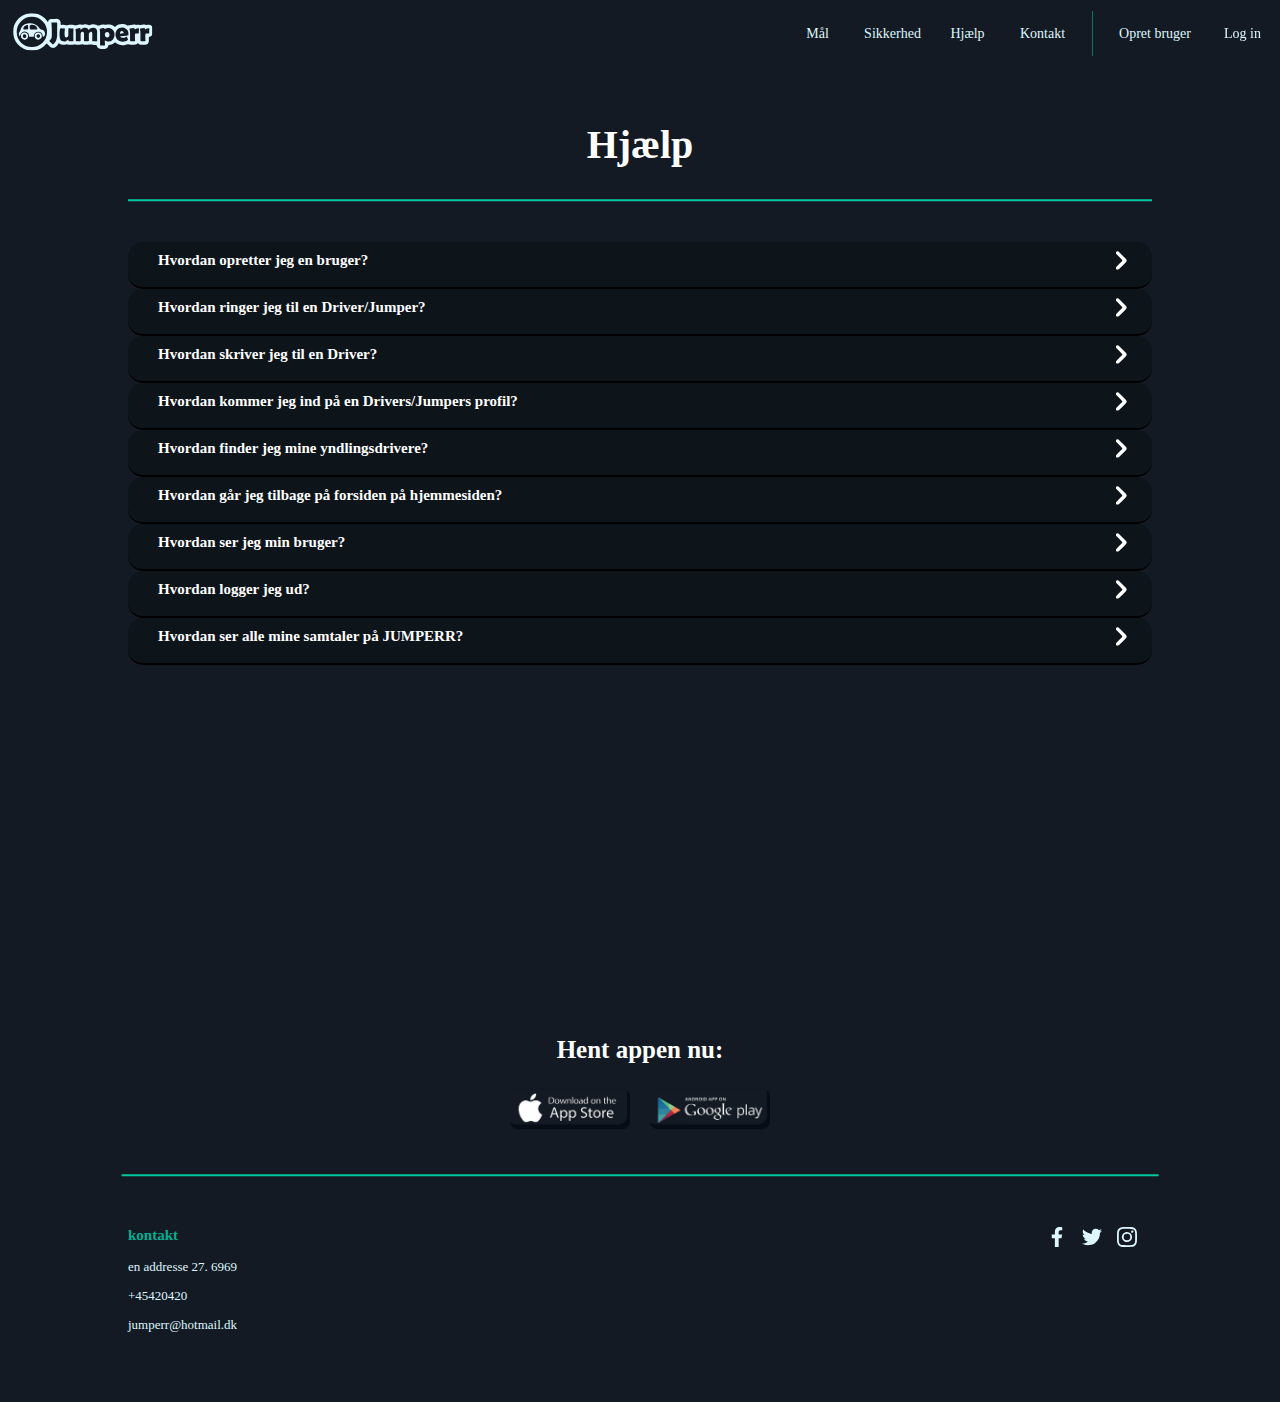
<file: jumperr/hjælp.html>
<!DOCTYPE html>
<html lang="da">

<head>
    <meta charset="UTF-8">
    <meta name="viewport" content="width=device-width, initial-scale=1">
    <title>Jumperr</title>
    <meta name="description" content="jumperr">
    <meta name="keywords" content="jumperr">
    <link rel="stylesheet" href="css\style.css">
</head>

<body id="disablescroll">

    <div id="darkolay2" onclick="popfunction()"></div>

    <nav id="navbar">

        <img id="navthing" src="images/navthing.png">


        <a href="mål.html">
            <p>Mål</p>
        </a>
        <a href="sikkerhed.html">
            <p>Sikkerhed</p>
        </a>
        <a href="hjælp.html">
            <p>Hjælp</p>
        </a>
        <a href="kontakt.html">
            <p>Kontakt</p>
        </a>
        <div id="breaklineh"></div>
        <a class="loginsection">
            <p>Opret bruger</p>
        </a>
        <a>
            <p>Log in</p>
        </a>
        <a href="index.html" id="logoa">
                <svg id="logo" href="index.html data-name="jumperrnew Image" xmlns="http://www.w3.org/2000/svg" viewBox="0 0 905.36 243.03">
                    <title>jumperrnew</title>
                    <path
                        d="M256.54,70.15c1.47-11.56,7.28-17.87,17.79-20.46a45.81,45.81,0,0,1,17.75-1,48.5,48.5,0,0,0,12.45-.17c7.87-.9,15.66-.19,22.59,3.81,8.42,4.88,10.95,13.16,11.57,22.32.27,4-1.92,9.47,1.09,11.76,2.56,1.94,7.69.6,11.67.54a77.46,77.46,0,0,1,24.94,3.26c2.91.91,6.79-1.76,10.3-2.21,13.88-1.77,27.84-2.21,41.5,1.13,7.2,1.76,13.74-.34,20.31-1.8,8.92-2,17.53-3.68,26.71-1.21,4.92,1.33,9.89-1.41,14.83-2.24,10.6-1.79,20.26,1.3,29.88,4.78a4.68,4.68,0,0,0,4,.15c14.7-6.16,29.65-7.16,44.84-1.87,1.71.6,3.78.88,5,2,4.3,4,8.82,3.2,13.78,1.66,9.17-2.84,18.72-3.88,28.15-5.46a9.46,9.46,0,0,1,4.46,0c6.69,2.4,13.15,1,19.93,0,17-2.35,32.86,1.4,46.37,12.44,3.21,2.63,4.78,2.34,7.77-.26,17-14.79,36.79-18.39,58.44-14,6.68,1.36,13.14,3.23,18.58,7.64a3.77,3.77,0,0,0,4,.61c12.57-4.11,25.93-4.22,38.74-7.31,3.06-.74,7.21.27,10,1.92,3.84,2.27,7.29,1.52,10.9.6a20.3,20.3,0,0,1,11.71.06c9.74,3.23,19.21.45,28.6-1.6a28.24,28.24,0,0,1,18.14,2c3.4,1.54,6.16-.08,9.13-.45,24.37-3,36,10.92,33.22,32.94-.8,6.34-.46,12.61-.64,18.9-.26,9.29-3.21,17.07-11.2,22.51a18.3,18.3,0,0,1-8.81,3c-3.59.36-5.13,1.76-5.14,5.92,0,7.61,1,15.2.25,22.83C908.72,208.6,898.27,215,885,215.75c-11.53.67-23.17,1.2-34.66-1.64-4-1-6.81-3.26-9.64-5.73-1.57-1.37-2.55-2.3-4.35-.26-5.46,6.22-13,7.49-20.63,7.72-10.92.34-22.29,2.07-32.54-2.12s-18.27,2.19-27.23,3.48c-23.12,3.32-44.1-.18-62.46-15.29-1.32-1.09-2.08-2.29-3.9-.45-10.59,10.69-24.22,14.36-38.55,16.15-2.24.28-3,.82-3.24,3.17-.79,7.62-4.42,13.61-10.65,18.25-4.44,3.32-9.69,3.95-14.59,4.11-10.09.33-20.24,1.13-30.32-1.19-11.45-2.64-18-8.68-19.83-20.39-.6-3.78-1.8-5-5.64-4.84-9.11.3-18.45,1.08-27.17-2-5.59-2-10.46-.6-15.83,0-14.6,1.69-29.23,2.76-43.7-2-3.1-1-6.95,1.84-10.66,2.29-12.24,1.48-24.42,1.87-36.56-.75a18.36,18.36,0,0,0-7.87-.23c-14.65,3.26-29.22,2.63-43.84-.38-5.06-1-9.85,1.78-14.86,2.31-13.05,1.35-25.41-.47-36.15-8.4-3.15-2.33-4.31-1.52-6,1.18-5.55,8.69-11.78,16.74-20.22,23-9.61,7.14-26.16,6-34.15-3.13a213.34,213.34,0,0,0-19.49-19.25c-2.54-2.25-3.34-1.29-4.76.55-9.15,11.87-20.76,21-33.46,28.57-13.3,8-28.18,11.72-43.36,14.19-5.84.95-11.77,2.23-17.62,2-6.86-.22-13.68-1.78-20.49-2.94-20-3.39-38.19-10.9-54-23.92-23.05-19-38.46-42.42-43.65-72.31-4.53-26-2.43-51.54,9.21-75,18.34-37,47.83-61,89.49-67.14C168.87,7.94,203,15.5,231.88,41.3,241.26,49.66,248.82,59.39,256.54,70.15Zm-6.27,62.58a98.27,98.27,0,1,0-196.54-.06c-.09,54.19,43.53,98.19,97.48,98.32C206.38,231.11,250.2,187.65,250.27,132.73ZM519.7,120.22c-4.31-9.66-12-13.39-21.58-14.14-10.72-.84-19.3,3.92-27.25,10.39-.83.68-1.64,2-2.93,1.43s-.85-2-.93-3.12a29.22,29.22,0,0,1-.08-3.5c.19-4.09-2.15-5-5.43-4a92.15,92.15,0,0,1-21.46,4.2c-4.47.36-5.41,2.6-4.94,6.65.85,7.26,1.72,14.56,1.84,21.86.27,16.16.14,32.32,0,48.48,0,3,.66,4.43,4.07,4.65a182.94,182.94,0,0,0,22.46.26c3.95-.24,5-1.85,4.93-5.59-.28-14.15-.31-28.31-.38-42.47a13,13,0,0,1,12.8-13.06c3.79,0,6.77,1.63,8.14,5.43a21.64,21.64,0,0,1,1.13,7.37c-.05,14.16.05,28.32-.15,42.48-.06,4,1,5.73,5.33,5.54a203,203,0,0,1,20.49,0c4.94.28,6.31-1.55,6.15-6.29-.46-14-1.41-28-.3-42a13,13,0,0,1,10-12.17c5.66-1.53,10.47,1.43,11.32,7.25a71.66,71.66,0,0,1,.78,10.95c-.08,11.82-.37,23.64-.54,35.47-.08,6.35.91,7.43,7,7.51s12.34-.15,18.49.09c4.72.18,6.49-1.52,6.37-6.41-.49-18.81-.5-37.63-.13-56.46.3-15.54-9-24.6-24.63-25.08C537.89,105.67,528.31,111.26,519.7,120.22Zm105.36,68.43c3.39,1.39,6.12,2.54,8.88,3.62a37.88,37.88,0,0,0,42-9.45c9.44-10.14,12.5-22.48,11.64-35.95-1.56-24.45-18.5-40.36-42.19-39.84-7.15.16-13,3.78-18.85,7.22-2.33,1.36-3.53,1.58-3.62-1.73-.09-3.54-2.22-4.8-5.68-4.57a155.72,155.72,0,0,0-22.09,3.59c-3.69.79-4.38,2.54-3.67,6a138.91,138.91,0,0,1,2.66,28.28q-.09,34-.05,67.94c0,6,.8,6.89,6.9,6.95,5.82.06,11.65-.1,17.47-.18,7-.1,7.6-.54,7.16-7.8A226,226,0,0,1,625.06,188.65Zm-237.21-5.81a7.67,7.67,0,0,1,1.11,4.83c-.19,4,1.58,5.76,5.56,5.88,7.5.22,15,.54,22.46-.38,3.3-.4,4.79-1.92,4.59-5.19s-.45-6.64-.53-9.95c-.5-20.49-.35-41,.68-61.43.35-6.77.1-6.78-6.89-6.79-6.84,0-13.68.27-20.49-.11-4.48-.25-5.77,1.36-5.74,5.64.12,13.16-.06,26.32-.19,39.48-.07,6.9-6.09,13.44-12.5,13.72-6.72.3-10.47-4-11.26-12.41a169.48,169.48,0,0,1,1.14-40.82c.62-4.25-.76-5.73-5-5.56a179.34,179.34,0,0,1-19,0c-4.85-.33-6.93,1.59-7.76,6.15a173.31,173.31,0,0,0-.71,56.17c1.87,12.94,9.36,20,21.34,21.68,6.69.92,13.33.42,19.42-2.9C378.71,188.28,383.22,185.53,387.85,182.84Zm336.47-21.72c15-1.45,29.53-2.85,44.08-4.29,6.78-.66,9.05-2.58,9.55-7.92a41.56,41.56,0,0,0-25.65-42.16c-16.48-6.59-37.17-1.28-47.82,12.62-11.91,15.54-13.35,33-6.38,50.57,10.31,25.9,51.16,35.22,73,17.52,4-3.25,5.23-6.44,2.32-11-2-3.22-3.69-6.68-5.46-10.06-1.68-3.19-3.53-3.57-6.63-1.36-7.82,5.57-16.55,7.69-26,5.27C730.43,169.07,726.33,166.75,724.32,161.12ZM316,115.08c0-11.87,0-24.86,0-37.85,0-6.21,0-6.18-6.44-6.14-7.82,0-15.64.06-23.47,0s-7.78-.1-7,7.44c2.56,26.06,2.8,52.18,2.18,78.33-.3,12.31-3.25,23.42-13.89,31.09-3,2.18-2.52,4.1.12,6.28,6.17,5.09,12.23,10.35,17.08,16.75,2.91,3.84,5.29,3.49,8.47.44,13.5-12.92,20.07-29,21.92-47.3C316.52,148.18,315.54,132.17,316,115.08ZM788.44,161c0,9,.1,18-.05,27-.06,3.48,1.05,5.08,4.73,5.41a166.05,166.05,0,0,0,20.44.34c7.57-.26,7.92-.58,7.18-8.23-1.08-11.13-.71-22.27-.73-33.41,0-6.38,2.27-8.71,8.63-9.17a86,86,0,0,1,11.46.12c4.11.26,5.93-1.47,5.58-5.54a118.5,118.5,0,0,1,.73-23.89c.38-3.24-.85-4.54-4.08-4.68-6.94-.29-13,2.06-18.89,5.41-5.7,3.27-5.76,3.25-6.71-3.18-.37-2.57-1-4.63-4.28-3.91a223.84,223.84,0,0,1-24.54,4.08c-2.57.26-3.5,1.65-2.83,4.09C789.2,130.32,788.57,145.66,788.44,161Zm67.37,1.55c0,8.66.09,17.31,0,26,0,3.13,1.07,4.42,4.24,4.75a143.86,143.86,0,0,0,21,.39c7.2-.32,7.43-.46,6.91-7.51-.86-11.64-.82-23.28-.61-34.92.1-5.66,2.29-7.83,7.88-8.29,3.8-.31,7.64,0,11.47,0,5.49.07,6.38-.72,6.16-6.35a129,129,0,0,1,.8-22.92c.48-3.54-1.08-4.66-4.5-4.77-8.08-.25-14.88,3.1-21.38,7.25-2.35,1.5-3.16,1-3.4-1.53-.14-1.49-.33-3-.51-4.46-.31-2.47-1.66-3.49-4.14-2.94a217,217,0,0,1-24.56,4.11c-2.51.27-3.5,1.67-2.8,4.15C856.63,130.88,855.94,146.72,855.81,162.5Z"
                        transform="translate(-30.72 -11.74)" />
                    <path
                        d="M75.11,161.88a23,23,0,0,1-1.38-31.3,15.28,15.28,0,0,0,3.63-7.27c5.49-23.89,20.3-40.48,46.42-44.43,16-2.43,31.76-3,47,4,12,5.51,21.41,14,29.22,24.39,4.49,6,9.78,9.88,17.34,11.52,13.61,3,19.32,10.88,19.74,24.92.2,6.7,0,13.1-6,17.58a15.19,15.19,0,0,1-4.75,2.62c-2.13.61-3.89.87-3.8-2.86.4-17-12.14-30-28.55-30-16.9-.05-29.55,12.7-29.23,29.88.06,2.95-.8,3.29-3.2,3.27-8-.08-16-.24-24,.06-3.73.14-4.7-.86-4.65-4.64a27.89,27.89,0,0,0-19.4-27.27,29,29,0,0,0-38,25.1C75.4,158.81,75.26,160.23,75.11,161.88ZM163,116.77c6.32,0,12.65.13,19,0,5.45-.14,7.34-3.61,4.86-8.45A39.35,39.35,0,0,0,148,87.07c-5.22.52-9.15,3.94-9.62,9.21a56.23,56.23,0,0,0,.46,15.43c.65,3.42,2.44,5.21,6.16,5.11C151,116.66,157,116.77,163,116.77Zm-51,0c3.16,0,6.34-.24,9.47,0,4.48.42,6.08-2,6.18-5.83.15-5.48.18-11,0-16.46s-2.07-7-7.57-6.32c-10.9,1.38-21.33,10.82-23.78,21.51-1,4.3.8,6.81,5.22,7C105,116.91,108.52,116.79,112,116.79Z"
                        transform="translate(-30.72 -11.74)" />
                    <path
                        d="M104.44,183.28c-12.64,0-23.57-11-23.45-23.62a23.59,23.59,0,0,1,23.35-23.16c12.88,0,23.78,10.89,23.57,23.56C127.7,172.43,116.75,183.27,104.44,183.28ZM92.72,159.62A11.65,11.65,0,1,0,116,160a11.65,11.65,0,1,0-23.3-.36Z"
                        transform="translate(-30.72 -11.74)" />
                    <path
                        d="M193.57,183.29c-12.44,0-23.12-10.72-23.25-23.28a23.4,23.4,0,0,1,23.45-23.49c12.76.11,23.32,10.61,23.3,23.18C217.06,172.46,206.25,183.31,193.57,183.29Zm-11.52-23.35a11.81,11.81,0,0,0,11.77,11.68,12,12,0,0,0,11.61-12,11.81,11.81,0,0,0-11.89-11.59A11.55,11.55,0,0,0,182.05,159.94Z"
                        transform="translate(-30.72 -11.74)" />
                    <path
                        d="M655,151.59c-.1,10.94-5.66,17.27-15,17.11C631.25,168.56,625,161.14,625,151s6.56-18.06,14.86-17.77C648.43,133.47,655.08,141.57,655,151.59Z"
                        transform="translate(-30.72 -11.74)" />
                    <path
                        d="M731.54,143.24c-.33,0-.66.1-1,.11-2.43.12-5.46,1.71-7.09-.49-1.93-2.61-.36-5.81.84-8.53,2.26-5.16,7.1-8.07,11.85-7.37,5,.72,10.1,6.07,10.88,11.14.4,2.56-.56,3.71-3.08,3.92-2.15.19-4.28.61-6.43.83C735.53,143.05,733.53,143.12,731.54,143.24Z"
                        transform="translate(-30.72 -11.74)" />
                </svg>
            </a>
    </nav>

    <a href="index.html">
    <svg id="logom" data-name="logosmall Image" xmlns="http://www.w3.org/2000/svg" viewBox="0 0 241.3 241.33">
        <title>logosmall</title>
        <path
            d="M133.48,254.46A120.48,120.48,0,0,1,13.06,133.3C13.21,66.6,67.47,12.89,134.47,13.12c66.51.23,120.06,54.35,119.89,121.17A120.37,120.37,0,0,1,133.48,254.46Zm1-11.73A109.48,109.48,0,1,0,25,133.36,109.48,109.48,0,0,0,134.46,242.73Z"
            transform="translate(-13.06 -13.12)" />
        <path
            d="M58.67,164c-10-10.56-9.81-24.26-1.11-33.57a8.58,8.58,0,0,0,2.51-4.64C64,103.2,79.33,83.82,106.14,79.84c16.38-2.43,32.47-3.21,48,4,12.12,5.64,21.53,14.43,29.46,24.91,4.2,5.55,9.15,9.09,16.18,10.64,14.4,3.17,20.07,11,20.28,26,.08,5.75.27,11.46-4.51,15.72a20.24,20.24,0,0,1-4.89,3.4c-3.86,1.78-5.22.79-5.23-3.43,0-13.9-8.72-25-22.17-28.41-12.67-3.2-26,3-32.34,15.07a25.32,25.32,0,0,0-3,14c.28,3.2-.84,3.53-3.47,3.49-8.16-.12-16.33-.2-24.49,0-3.3.1-4-.87-4-4.14,0-20.6-18.68-34-38.13-27.54a28.59,28.59,0,0,0-19.08,25.65C58.64,160.52,58.67,161.79,58.67,164ZM146,117.57c6.33,0,12.66.12,19,0,5.34-.13,7.15-3.26,4.89-8-6.67-14-23.29-23.15-38.77-21.38-5.17.59-8.83,3.8-9.4,8.83a63.41,63.41,0,0,0,.26,15.45c.45,3.36,2.22,5.32,6,5.19C134,117.43,140,117.57,146,117.57Zm-50.58,0c3.16,0,6.34-.2,9.48.05,4,.31,5.48-1.8,5.54-5.3.1-5.82,0-11.64,0-17.46,0-4.65-2.47-6-6.75-5.57C92.62,90.48,81.86,100,79.46,110.88c-.92,4.19.68,6.47,5,6.68C88.07,117.74,91.74,117.6,95.4,117.6Z"
            transform="translate(-13.06 -13.12)" />
        <path
            d="M87.22,184.52c-12.45-.06-23.43-11.28-23.32-23.83a23.71,23.71,0,0,1,23.66-23.38c12.78.15,23.59,11.08,23.46,23.72C110.89,173.46,99.63,184.58,87.22,184.52Zm-.1-12.17A11.63,11.63,0,0,0,99,160.8a11.83,11.83,0,0,0-11.34-11.62,11.59,11.59,0,0,0-.52,23.17Z"
            transform="translate(-13.06 -13.12)" />
        <path
            d="M176.08,184.53c-12.46-.23-23.17-11.58-22.88-24.24a23.5,23.5,0,1,1,47,1.14C199.84,174.07,188.68,184.77,176.08,184.53Zm12.17-23.48a11.7,11.7,0,0,0-11.56-11.86,11.58,11.58,0,1,0,11.56,11.86Z"
            transform="translate(-13.06 -13.12)" />
    </svg>
</a>



    <div id="burgermenu" class="burger" onclick="popfunction()">
        <div id="bar1"></div>
        <div id="bar2"></div>
        <div id="bar3"></div>
    </div>


    <nav id="navmenu">
        <div class="breakline"></div>
        <a href="mål.html">
            <p>Mål</p>
            <svg id="small_arrow_Image2" data-name="small arrow Image" xmlns="http://www.w3.org/2000/svg" viewBox="0 0 55.88 32.94"><title>small arrow</title><path d="M6.83,2C9,2,10.55,3.22,12,4.66c4.71,4.71,9.69,9.17,14,14.19,3.18,3.68,5.13,3,8-.19,4.33-4.82,9.12-9.22,13.7-13.81,2.56-2.57,5.47-4.5,8.6-1.33s1.14,6.05-1.42,8.6c-6.59,6.58-13.14,13.2-19.77,19.74-3.91,3.86-6.41,3.93-10.22.19C18.06,25.29,11.27,18.43,4.46,11.6c-1.86-1.86-3.13-4-1.94-6.7A4.71,4.71,0,0,1,6.83,2Z" transform="translate(-2.06 -1.87)"></svg>
        </a>
        <div class="breakline"></div>
        <a href="sikkerhed.html">
            <p>Sikkerhed</p>
            <svg id="small_arrow_Image2" data-name="small arrow Image" xmlns="http://www.w3.org/2000/svg" viewBox="0 0 55.88 32.94"><title>small arrow</title><path d="M6.83,2C9,2,10.55,3.22,12,4.66c4.71,4.71,9.69,9.17,14,14.19,3.18,3.68,5.13,3,8-.19,4.33-4.82,9.12-9.22,13.7-13.81,2.56-2.57,5.47-4.5,8.6-1.33s1.14,6.05-1.42,8.6c-6.59,6.58-13.14,13.2-19.77,19.74-3.91,3.86-6.41,3.93-10.22.19C18.06,25.29,11.27,18.43,4.46,11.6c-1.86-1.86-3.13-4-1.94-6.7A4.71,4.71,0,0,1,6.83,2Z" transform="translate(-2.06 -1.87)"></svg>
        </a>
        <div class="breakline"></div>
        <a href="hjælp.html">
            <p>Hjælp</p>
            <svg id="small_arrow_Image2" data-name="small arrow Image" xmlns="http://www.w3.org/2000/svg" viewBox="0 0 55.88 32.94"><title>small arrow</title><path d="M6.83,2C9,2,10.55,3.22,12,4.66c4.71,4.71,9.69,9.17,14,14.19,3.18,3.68,5.13,3,8-.19,4.33-4.82,9.12-9.22,13.7-13.81,2.56-2.57,5.47-4.5,8.6-1.33s1.14,6.05-1.42,8.6c-6.59,6.58-13.14,13.2-19.77,19.74-3.91,3.86-6.41,3.93-10.22.19C18.06,25.29,11.27,18.43,4.46,11.6c-1.86-1.86-3.13-4-1.94-6.7A4.71,4.71,0,0,1,6.83,2Z" transform="translate(-2.06 -1.87)"></svg>
        </a>
        <div class="breakline"></div>
        <a href="kontakt.html">
            <p>Kontakt</p>
            <svg id="small_arrow_Image2" data-name="small arrow Image" xmlns="http://www.w3.org/2000/svg" viewBox="0 0 55.88 32.94"><title>small arrow</title><path d="M6.83,2C9,2,10.55,3.22,12,4.66c4.71,4.71,9.69,9.17,14,14.19,3.18,3.68,5.13,3,8-.19,4.33-4.82,9.12-9.22,13.7-13.81,2.56-2.57,5.47-4.5,8.6-1.33s1.14,6.05-1.42,8.6c-6.59,6.58-13.14,13.2-19.77,19.74-3.91,3.86-6.41,3.93-10.22.19C18.06,25.29,11.27,18.43,4.46,11.6c-1.86-1.86-3.13-4-1.94-6.7A4.71,4.71,0,0,1,6.83,2Z" transform="translate(-2.06 -1.87)"></svg>
        </a>
        <div class="breakline"></div>
        <div class="loginnavmenu">
        <p>Log in</p> 
        <div class="breaklineh2"></div>
        <p>Opret bruger</p>
    </div>
    <div class="breakline2"></div>
        <div id="socialicons2">
            <svg id="facebook_Image" data-name="facebook Image" xmlns="http://www.w3.org/2000/svg"
                viewBox="0 0 240.94 461.11">
                <title>facebook</title>
                <path
                    d="M207.15,383.08c0-31.83-.08-63.67.09-95.5,0-3.83-1-4.73-4.64-4.7-20.87.19-41.75,0-62.62.18-3.49,0-4.47-.79-4.45-4.45q.25-37.19,0-74.39c0-3.51,1.11-4.15,4.25-4.13,21,.13,42.06,0,63.09.16,3.63,0,4.37-1,4.35-4.55-.14-21.43-.39-42.88.08-64.31.57-25.64,6.58-49.72,22.74-70.15,16.57-21,38.86-31.47,64.53-34.51,26.55-3.15,52.94,0,79.25,3.83,2.41.35,2.6,1.62,2.59,3.59,0,21.27-.09,42.55.05,63.83,0,3.18-1.16,3.64-3.85,3.61-10.2-.14-20.4,0-30.6-.06-8.06,0-16,.83-23.51,4-13.73,5.89-21.18,17-22.73,31.61-2.11,20.07-.46,40.28-.88,60.43-.08,3.66,2.55,2.49,4.3,2.5,22.91,0,45.83.16,68.74-.07,4.3-.05,5,.87,4.35,5.21q-5.79,36.21-10.87,72.53c-.59,4.2-2,5.35-6.09,5.29-18.36-.25-36.72,0-55.08-.2-4.15-.06-5.47.82-5.45,5.39.17,63.19.08,126.38.2,189.57,0,4-.75,5.66-5.11,6.22a300.86,300.86,0,0,1-78.86-.2c-3.26-.44-4-1.64-4-4.79C207.19,447.08,207.15,415.08,207.15,383.08Z"
                    transform="translate(-135.53 -25.45)" />
            </svg>
            <svg id="twitter_Image" data-name="twitter Image" xmlns="http://www.w3.org/2000/svg"
                viewBox="0 0 507.73 416">
                <title>twitter</title>
                <path
                    d="M511.19,100.19c-12.17,19-27.82,34.78-45.62,48.46-3.5,2.69-4.78,5.27-4.82,9.78C459.9,265.7,417.57,352.19,330,415c-37.26,26.72-79.76,41.31-125.21,47.19C147.84,469.57,93,462.38,40.36,439c-7.12-3.16-14.09-6.72-21-10.34a126.3,126.3,0,0,1-15.22-9.49c56,3.73,106.61-9.93,151.81-44.5-47.83-4.13-80-28-97.9-73.06,16.17,2.12,31.3,2.43,47.19-2.1-11-2.73-20.74-6-29.7-11.27-33.66-19.9-51.57-49.39-54-88.4-.28-4.41,1-4.1,4.22-2.47a100.69,100.69,0,0,0,43.12,10.88c-23.13-16.43-37.61-37.56-43.6-63.92s-2.41-51.8,11.41-76.08c3.62,4.2,6.85,8.19,10.32,12Q116.9,156,218.4,174c10,1.76,20.11,2.74,30.22,3.72,3.25.31,4.56.36,3.74-3.93C241.31,115.69,281.14,59,339.53,50.27c34.23-5.1,64.17,4.85,89.35,28.65,2.43,2.3,4.38,3,7.79,2.26A216.59,216.59,0,0,0,492.91,60c1.42-.78,2.67-2,5.33-2a104.59,104.59,0,0,1-43.51,55.37c6.42,1.81,27.34-3.38,55.78-14Z"
                    transform="translate(-4.14 -48.97)" />
                <path d="M510.51,99.36c.42,0,1.07-.28,1.21-.11.39.49-.06.78-.53.94Z"
                    transform="translate(-4.14 -48.97)" />
            </svg>
            <svg id="instag_Image" data-name="instag Image" xmlns="http://www.w3.org/2000/svg"
                viewBox="0 0 468.11 468.28">
                <title>instagram</title>
                <path
                    d="M23.21,256.79c-.31-34-.41-68,2-102,2.14-30.48,9.53-59.13,29.42-83.34,21.52-26.19,49.9-39.71,82.92-44.43,19.18-2.74,38.53-3.61,57.83-3.7,54.48-.25,109-1.72,163.44,1.8,25.93,1.67,50.82,7.17,72.91,21.58,30.65,20,47.77,48.89,54.23,84.48,3.85,21.23,4.53,42.78,4.67,64.24.37,54.31,1.72,108.66-1.74,162.94-1.82,28.37-8.2,55.35-25.33,78.74-21.51,29.38-51.32,44.63-86.79,49.76-19.33,2.79-38.85,3.61-58.32,3.71-54.32.27-108.66,1.69-162.94-1.78-26.11-1.66-51.16-7.18-73.37-21.73-30.61-20.05-47.69-49-54-84.6-3.88-21.73-4.18-43.76-4.73-65.73C22.82,296.79,23.21,276.79,23.21,256.79Zm425.18.34c0-12.17.15-24.34,0-36.5-.37-26.31.41-52.69-3.41-78.83-3.53-24.28-14-44.73-34.78-58.79C393.8,71.92,375.05,68.15,355.71,67.2c-53.79-2.66-107.63-1.67-161.45-1.28-17.65.13-35.34.36-52.84,3.12-24,3.79-44.36,14.08-58.34,34.67C72,120.09,68.17,138.82,67.21,158.16c-2.68,54-1.68,108-1.28,162,.13,17.49.38,35,3.09,52.34,3.76,24.06,14,44.39,34.59,58.4,16.5,11.24,35.41,15,54.92,16,53.63,2.64,107.3,1.66,161,1.27,17.65-.13,35.33-.36,52.84-3.09,24.24-3.78,44.7-14.11,58.73-34.92,11.05-16.4,14.63-35.15,15.77-54.48C448.78,322.79,448.31,290,448.39,257.13Z"
                    transform="translate(-23.05 -22.85)" />
                <path
                    d="M257.23,376.92c-66.1.18-119.89-53.35-120.15-119.56S190.68,137.07,257,137.08a119.92,119.92,0,0,1,.22,239.84Zm0-197.74a77.83,77.83,0,1,0,77.61,78.15A77.94,77.94,0,0,0,257.21,179.18Z"
                    transform="translate(-23.05 -22.85)" />
                <path d="M381.62,160.25a28,28,0,1,1,.34-55.94,28,28,0,0,1-.34,55.94Z"
                    transform="translate(-23.05 -22.85)" />
            </svg>

        </div>
        <div class="breakline"></div>
        <div class="hentappnavmenu">
            <p>Hent appen på:</p>
            <div class="storenavmenu">
                <img src="images\googleplaynavmenu.png">
                <img src="images\applenavmenu.png">
            </div>

        </div>
    </nav>
    <!-- actual contents -->
    <div id=darkolay2 onclick="popfunction()"> </div>

    <div id="hjælppage">
                <h1 class="hjælpO">Hjælp</h1>
        <div class="hjælpsection">
        <div class="questionwrap">
                <div class="hjælpbreak"></div>
            <div class="questionbar" id="question1" onclick="svarfunc1()">
                <p>Hvordan opretter jeg en bruger?</p>
                <svg id="small_arrow_Image" data-name="small arrow Image" xmlns="http://www.w3.org/2000/svg" viewBox="0 0 55.88 32.94"><title>small arrow</title><path d="M6.83,2C9,2,10.55,3.22,12,4.66c4.71,4.71,9.69,9.17,14,14.19,3.18,3.68,5.13,3,8-.19,4.33-4.82,9.12-9.22,13.7-13.81,2.56-2.57,5.47-4.5,8.6-1.33s1.14,6.05-1.42,8.6c-6.59,6.58-13.14,13.2-19.77,19.74-3.91,3.86-6.41,3.93-10.22.19C18.06,25.29,11.27,18.43,4.46,11.6c-1.86-1.86-3.13-4-1.94-6.7A4.71,4.71,0,0,1,6.83,2Z" transform="translate(-2.06 -1.87)"></svg>
            </div>
            <div class="svarbox" id="svar1">
                <p>Det gør du på forsiden af appen, under opret bruger</p>
            </div>

            <div class="questionbar" id="question2" onclick="svarfunc2()">
                <p>Hvordan ringer jeg til en Driver/Jumper?</p>
                <svg id="small_arrow_Image" data-name="small arrow Image" xmlns="http://www.w3.org/2000/svg" viewBox="0 0 55.88 32.94"><title>small arrow</title><path d="M6.83,2C9,2,10.55,3.22,12,4.66c4.71,4.71,9.69,9.17,14,14.19,3.18,3.68,5.13,3,8-.19,4.33-4.82,9.12-9.22,13.7-13.81,2.56-2.57,5.47-4.5,8.6-1.33s1.14,6.05-1.42,8.6c-6.59,6.58-13.14,13.2-19.77,19.74-3.91,3.86-6.41,3.93-10.22.19C18.06,25.29,11.27,18.43,4.46,11.6c-1.86-1.86-3.13-4-1.94-6.7A4.71,4.71,0,0,1,6.83,2Z" transform="translate(-2.06 -1.87)"></svg>
            </div>
            <div class="svarbox" id="svar2">
                <p>Du skal trykke på knappen kontakt, på deres profil. Derefter trykker du på telefon ikonet, som er øverst på højere side af Driverens/Jumperens navn.</p>
            </div>

            <div class="questionbar" id="question3" onclick="svarfunc3()">
                    <p>Hvordan skriver jeg til en Driver?</p>
                    <svg id="small_arrow_Image" data-name="small arrow Image" xmlns="http://www.w3.org/2000/svg" viewBox="0 0 55.88 32.94"><title>small arrow</title><path d="M6.83,2C9,2,10.55,3.22,12,4.66c4.71,4.71,9.69,9.17,14,14.19,3.18,3.68,5.13,3,8-.19,4.33-4.82,9.12-9.22,13.7-13.81,2.56-2.57,5.47-4.5,8.6-1.33s1.14,6.05-1.42,8.6c-6.59,6.58-13.14,13.2-19.77,19.74-3.91,3.86-6.41,3.93-10.22.19C18.06,25.29,11.27,18.43,4.46,11.6c-1.86-1.86-3.13-4-1.94-6.7A4.71,4.71,0,0,1,6.83,2Z" transform="translate(-2.06 -1.87)"></svg>
                </div>
                <div class="svarbox" id="svar3">
                    <p>Du skal ind på deres profil, hvor der er en knap som står kontakt. Derefter dukker der en chat vindue op.</p>
                </div>

                <div class="questionbar" id="question4" onclick="svarfunc4()">
                        <p>Hvordan kommer jeg ind på en Drivers/Jumpers profil?</p>
                        <svg id="small_arrow_Image" data-name="small arrow Image" xmlns="http://www.w3.org/2000/svg" viewBox="0 0 55.88 32.94"><title>small arrow</title><path d="M6.83,2C9,2,10.55,3.22,12,4.66c4.71,4.71,9.69,9.17,14,14.19,3.18,3.68,5.13,3,8-.19,4.33-4.82,9.12-9.22,13.7-13.81,2.56-2.57,5.47-4.5,8.6-1.33s1.14,6.05-1.42,8.6c-6.59,6.58-13.14,13.2-19.77,19.74-3.91,3.86-6.41,3.93-10.22.19C18.06,25.29,11.27,18.43,4.46,11.6c-1.86-1.86-3.13-4-1.94-6.7A4.71,4.71,0,0,1,6.83,2Z" transform="translate(-2.06 -1.87)"></svg>
                    </div>
                    <div class="svarbox" id="svar4">
                        <p>Det gør du ved at trykke på deres navn.</p>
                    </div>

                    <div class="questionbar" id="question5" onclick="svarfunc5()">
                            <p>Hvordan finder jeg mine yndlingsdrivere?</p>
                            <svg id="small_arrow_Image" data-name="small arrow Image" xmlns="http://www.w3.org/2000/svg" viewBox="0 0 55.88 32.94"><title>small arrow</title><path d="M6.83,2C9,2,10.55,3.22,12,4.66c4.71,4.71,9.69,9.17,14,14.19,3.18,3.68,5.13,3,8-.19,4.33-4.82,9.12-9.22,13.7-13.81,2.56-2.57,5.47-4.5,8.6-1.33s1.14,6.05-1.42,8.6c-6.59,6.58-13.14,13.2-19.77,19.74-3.91,3.86-6.41,3.93-10.22.19C18.06,25.29,11.27,18.43,4.46,11.6c-1.86-1.86-3.13-4-1.94-6.7A4.71,4.71,0,0,1,6.83,2Z" transform="translate(-2.06 -1.87)"></svg>
                        </div>
                        <div class="svarbox" id="svar5">
                            <p>Du klikker på bil ikonet i menuen nederst på appen. </p>
                        </div>

                        <div class="questionbar" id="question6" onclick="svarfunc6()">
                                <p>Hvordan går jeg tilbage på forsiden på hjemmesiden?</p>
                                <svg id="small_arrow_Image" data-name="small arrow Image" xmlns="http://www.w3.org/2000/svg" viewBox="0 0 55.88 32.94"><title>small arrow</title><path d="M6.83,2C9,2,10.55,3.22,12,4.66c4.71,4.71,9.69,9.17,14,14.19,3.18,3.68,5.13,3,8-.19,4.33-4.82,9.12-9.22,13.7-13.81,2.56-2.57,5.47-4.5,8.6-1.33s1.14,6.05-1.42,8.6c-6.59,6.58-13.14,13.2-19.77,19.74-3.91,3.86-6.41,3.93-10.22.19C18.06,25.29,11.27,18.43,4.46,11.6c-1.86-1.86-3.13-4-1.94-6.7A4.71,4.71,0,0,1,6.83,2Z" transform="translate(-2.06 -1.87)"></svg>
                            </div>
                            <div class="svarbox" id="svar6">
                                <p>Du klikker logoet som er øverst på venstre side.</p>
                            </div>

                            <div class="questionbar" id="question7" onclick="svarfunc7()">
                                    <p>Hvordan ser jeg min bruger?</p>
                                    <svg id="small_arrow_Image" data-name="small arrow Image" xmlns="http://www.w3.org/2000/svg" viewBox="0 0 55.88 32.94"><title>small arrow</title><path d="M6.83,2C9,2,10.55,3.22,12,4.66c4.71,4.71,9.69,9.17,14,14.19,3.18,3.68,5.13,3,8-.19,4.33-4.82,9.12-9.22,13.7-13.81,2.56-2.57,5.47-4.5,8.6-1.33s1.14,6.05-1.42,8.6c-6.59,6.58-13.14,13.2-19.77,19.74-3.91,3.86-6.41,3.93-10.22.19C18.06,25.29,11.27,18.43,4.46,11.6c-1.86-1.86-3.13-4-1.94-6.7A4.71,4.71,0,0,1,6.83,2Z" transform="translate(-2.06 -1.87)"></svg>
                                </div>
                                <div class="svarbox" id="svar7">
                                    <p>Du trykker på ikonet af et menneske, som er i menuen, nederst på siden</p>
                                </div>

                                <div class="questionbar" id="question8" onclick="svarfunc8()">
                                        <p>Hvordan logger jeg ud?</p>
                                        <svg id="small_arrow_Image" data-name="small arrow Image" xmlns="http://www.w3.org/2000/svg" viewBox="0 0 55.88 32.94"><title>small arrow</title><path d="M6.83,2C9,2,10.55,3.22,12,4.66c4.71,4.71,9.69,9.17,14,14.19,3.18,3.68,5.13,3,8-.19,4.33-4.82,9.12-9.22,13.7-13.81,2.56-2.57,5.47-4.5,8.6-1.33s1.14,6.05-1.42,8.6c-6.59,6.58-13.14,13.2-19.77,19.74-3.91,3.86-6.41,3.93-10.22.19C18.06,25.29,11.27,18.43,4.46,11.6c-1.86-1.86-3.13-4-1.94-6.7A4.71,4.71,0,0,1,6.83,2Z" transform="translate(-2.06 -1.87)"></svg>
                                    </div>
                                    <div class="svarbox" id="svar8">
                                        <p>Du logger ud bed at trykke på log ud knappen, som er på bruger siden i appen.</p>
                                    </div>

                                    <div class="questionbar" id="question9" onclick="svarfunc9()">
                                            <p>Hvordan ser alle mine samtaler på JUMPERR?</p>
                                            <svg id="small_arrow_Image" data-name="small arrow Image" xmlns="http://www.w3.org/2000/svg" viewBox="0 0 55.88 32.94"><title>small arrow</title><path d="M6.83,2C9,2,10.55,3.22,12,4.66c4.71,4.71,9.69,9.17,14,14.19,3.18,3.68,5.13,3,8-.19,4.33-4.82,9.12-9.22,13.7-13.81,2.56-2.57,5.47-4.5,8.6-1.33s1.14,6.05-1.42,8.6c-6.59,6.58-13.14,13.2-19.77,19.74-3.91,3.86-6.41,3.93-10.22.19C18.06,25.29,11.27,18.43,4.46,11.6c-1.86-1.86-3.13-4-1.94-6.7A4.71,4.71,0,0,1,6.83,2Z" transform="translate(-2.06 -1.87)"></svg>
                                        </div>
                                        <div class="svarbox" id="svar9">
                                            <p>Dem ser du, hvis du trykker på chat boble ikonet, som er i menuen, som ligger nederst i appen.</p>
                                        </div>

        </div>
        </div>
    </div>

    </main>
    <div id="footerdownload">
            <h6>Hent appen nu:</h6>
            <img class="googledf" src="images/googledown.png">
            <img class="appledf" src="images/appledown.png">
        </div>
        <div class="footerbreak"></div>
        <div id="footer">
            <div id="footercontent">
                <div>
                <p id="footeroskrift">kontakt</p>
                <p>en addresse 27. 6969</p>
                <p>+45420420</p>
                <p>jumperr@hotmail.dk</p>
                </div>
            <div>
                
            </div>
            <div>
                <div id="socialicons">
                    <svg id="facebook_Image" data-name="facebook Image" xmlns="http://www.w3.org/2000/svg"
                        viewBox="0 0 240.94 461.11">
                        <title>facebook</title>
                        <path
                            d="M207.15,383.08c0-31.83-.08-63.67.09-95.5,0-3.83-1-4.73-4.64-4.7-20.87.19-41.75,0-62.62.18-3.49,0-4.47-.79-4.45-4.45q.25-37.19,0-74.39c0-3.51,1.11-4.15,4.25-4.13,21,.13,42.06,0,63.09.16,3.63,0,4.37-1,4.35-4.55-.14-21.43-.39-42.88.08-64.31.57-25.64,6.58-49.72,22.74-70.15,16.57-21,38.86-31.47,64.53-34.51,26.55-3.15,52.94,0,79.25,3.83,2.41.35,2.6,1.62,2.59,3.59,0,21.27-.09,42.55.05,63.83,0,3.18-1.16,3.64-3.85,3.61-10.2-.14-20.4,0-30.6-.06-8.06,0-16,.83-23.51,4-13.73,5.89-21.18,17-22.73,31.61-2.11,20.07-.46,40.28-.88,60.43-.08,3.66,2.55,2.49,4.3,2.5,22.91,0,45.83.16,68.74-.07,4.3-.05,5,.87,4.35,5.21q-5.79,36.21-10.87,72.53c-.59,4.2-2,5.35-6.09,5.29-18.36-.25-36.72,0-55.08-.2-4.15-.06-5.47.82-5.45,5.39.17,63.19.08,126.38.2,189.57,0,4-.75,5.66-5.11,6.22a300.86,300.86,0,0,1-78.86-.2c-3.26-.44-4-1.64-4-4.79C207.19,447.08,207.15,415.08,207.15,383.08Z"
                            transform="translate(-135.53 -25.45)"/>
                    </svg>
                    <svg id="twitter_Image" data-name="twitter Image" xmlns="http://www.w3.org/2000/svg"
                        viewBox="0 0 507.73 416">
                        <title>twitter</title>
                        <path
                            d="M511.19,100.19c-12.17,19-27.82,34.78-45.62,48.46-3.5,2.69-4.78,5.27-4.82,9.78C459.9,265.7,417.57,352.19,330,415c-37.26,26.72-79.76,41.31-125.21,47.19C147.84,469.57,93,462.38,40.36,439c-7.12-3.16-14.09-6.72-21-10.34a126.3,126.3,0,0,1-15.22-9.49c56,3.73,106.61-9.93,151.81-44.5-47.83-4.13-80-28-97.9-73.06,16.17,2.12,31.3,2.43,47.19-2.1-11-2.73-20.74-6-29.7-11.27-33.66-19.9-51.57-49.39-54-88.4-.28-4.41,1-4.1,4.22-2.47a100.69,100.69,0,0,0,43.12,10.88c-23.13-16.43-37.61-37.56-43.6-63.92s-2.41-51.8,11.41-76.08c3.62,4.2,6.85,8.19,10.32,12Q116.9,156,218.4,174c10,1.76,20.11,2.74,30.22,3.72,3.25.31,4.56.36,3.74-3.93C241.31,115.69,281.14,59,339.53,50.27c34.23-5.1,64.17,4.85,89.35,28.65,2.43,2.3,4.38,3,7.79,2.26A216.59,216.59,0,0,0,492.91,60c1.42-.78,2.67-2,5.33-2a104.59,104.59,0,0,1-43.51,55.37c6.42,1.81,27.34-3.38,55.78-14Z"
                            transform="translate(-4.14 -48.97)"/>
                        <path d="M510.51,99.36c.42,0,1.07-.28,1.21-.11.39.49-.06.78-.53.94Z"
                            transform="translate(-4.14 -48.97)"/>
                    </svg>
                    <svg id="instag_Image" data-name="instag Image" xmlns="http://www.w3.org/2000/svg"
                        viewBox="0 0 468.11 468.28">
                        <title>instagram</title>
                        <path
                            d="M23.21,256.79c-.31-34-.41-68,2-102,2.14-30.48,9.53-59.13,29.42-83.34,21.52-26.19,49.9-39.71,82.92-44.43,19.18-2.74,38.53-3.61,57.83-3.7,54.48-.25,109-1.72,163.44,1.8,25.93,1.67,50.82,7.17,72.91,21.58,30.65,20,47.77,48.89,54.23,84.48,3.85,21.23,4.53,42.78,4.67,64.24.37,54.31,1.72,108.66-1.74,162.94-1.82,28.37-8.2,55.35-25.33,78.74-21.51,29.38-51.32,44.63-86.79,49.76-19.33,2.79-38.85,3.61-58.32,3.71-54.32.27-108.66,1.69-162.94-1.78-26.11-1.66-51.16-7.18-73.37-21.73-30.61-20.05-47.69-49-54-84.6-3.88-21.73-4.18-43.76-4.73-65.73C22.82,296.79,23.21,276.79,23.21,256.79Zm425.18.34c0-12.17.15-24.34,0-36.5-.37-26.31.41-52.69-3.41-78.83-3.53-24.28-14-44.73-34.78-58.79C393.8,71.92,375.05,68.15,355.71,67.2c-53.79-2.66-107.63-1.67-161.45-1.28-17.65.13-35.34.36-52.84,3.12-24,3.79-44.36,14.08-58.34,34.67C72,120.09,68.17,138.82,67.21,158.16c-2.68,54-1.68,108-1.28,162,.13,17.49.38,35,3.09,52.34,3.76,24.06,14,44.39,34.59,58.4,16.5,11.24,35.41,15,54.92,16,53.63,2.64,107.3,1.66,161,1.27,17.65-.13,35.33-.36,52.84-3.09,24.24-3.78,44.7-14.11,58.73-34.92,11.05-16.4,14.63-35.15,15.77-54.48C448.78,322.79,448.31,290,448.39,257.13Z"
                            transform="translate(-23.05 -22.85)"/>
                        <path
                            d="M257.23,376.92c-66.1.18-119.89-53.35-120.15-119.56S190.68,137.07,257,137.08a119.92,119.92,0,0,1,.22,239.84Zm0-197.74a77.83,77.83,0,1,0,77.61,78.15A77.94,77.94,0,0,0,257.21,179.18Z"
                            transform="translate(-23.05 -22.85)"/>
                        <path d="M381.62,160.25a28,28,0,1,1,.34-55.94,28,28,0,0,1-.34,55.94Z"
                            transform="translate(-23.05 -22.85)"/>
                    </svg>
    
                    </div>
    
            
                
            </div>
        </div>
    </div>
    
    


</body>
<script src="javascript/hjælppageskript.js"></script>
<script src="javascript/mainscript.js"></script>
</html>
</file>
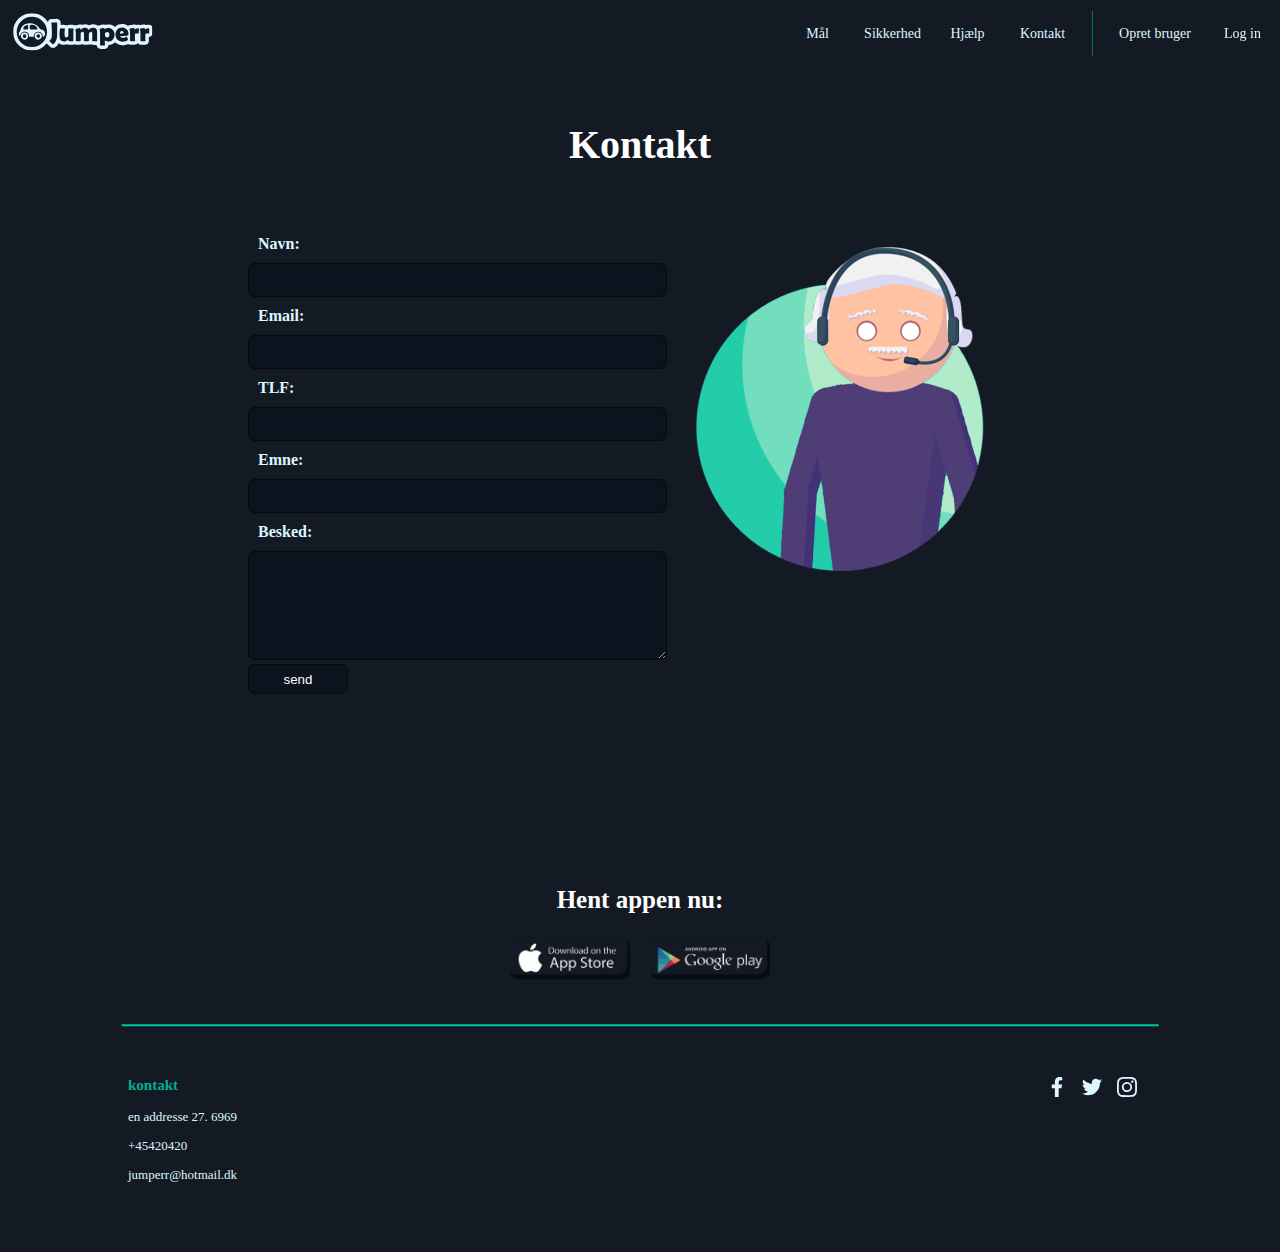
<file: jumperr/kontakt.html>
<!DOCTYPE html>
<html lang="da">

<head>
    <meta charset="UTF-8">
    <meta name="viewport" content="width=device-width, initial-scale=1">
    <title>Jumperr</title>
    <meta name="description" content="jumperr">
    <meta name="keywords" content="jumperr">
    <link rel="stylesheet" href="css\style.css">
</head>

<body id="disablescroll">

    <div id="darkolay2" onclick="popfunction()"></div>

    <nav id="navbar">

        <img id="navthing" src="images/navthing.png">


        <a href="mål.html">
            <p>Mål</p>
        </a>
        <a href="sikkerhed.html">
            <p>Sikkerhed</p>
        </a>
        <a href="hjælp.html">
            <p>Hjælp</p>
        </a>
        <a href="kontakt.html">
            <p>Kontakt</p>
        </a>
        <div id="breaklineh"></div>
        <a class="loginsection">
            <p>Opret bruger</p>
        </a>
        <a>
            <p>Log in</p>
        </a>
        <a href="index.html" id="logoa">
                <svg id="logo" href="index.html data-name="jumperrnew Image" xmlns="http://www.w3.org/2000/svg" viewBox="0 0 905.36 243.03">
                    <title>jumperrnew</title>
                    <path
                        d="M256.54,70.15c1.47-11.56,7.28-17.87,17.79-20.46a45.81,45.81,0,0,1,17.75-1,48.5,48.5,0,0,0,12.45-.17c7.87-.9,15.66-.19,22.59,3.81,8.42,4.88,10.95,13.16,11.57,22.32.27,4-1.92,9.47,1.09,11.76,2.56,1.94,7.69.6,11.67.54a77.46,77.46,0,0,1,24.94,3.26c2.91.91,6.79-1.76,10.3-2.21,13.88-1.77,27.84-2.21,41.5,1.13,7.2,1.76,13.74-.34,20.31-1.8,8.92-2,17.53-3.68,26.71-1.21,4.92,1.33,9.89-1.41,14.83-2.24,10.6-1.79,20.26,1.3,29.88,4.78a4.68,4.68,0,0,0,4,.15c14.7-6.16,29.65-7.16,44.84-1.87,1.71.6,3.78.88,5,2,4.3,4,8.82,3.2,13.78,1.66,9.17-2.84,18.72-3.88,28.15-5.46a9.46,9.46,0,0,1,4.46,0c6.69,2.4,13.15,1,19.93,0,17-2.35,32.86,1.4,46.37,12.44,3.21,2.63,4.78,2.34,7.77-.26,17-14.79,36.79-18.39,58.44-14,6.68,1.36,13.14,3.23,18.58,7.64a3.77,3.77,0,0,0,4,.61c12.57-4.11,25.93-4.22,38.74-7.31,3.06-.74,7.21.27,10,1.92,3.84,2.27,7.29,1.52,10.9.6a20.3,20.3,0,0,1,11.71.06c9.74,3.23,19.21.45,28.6-1.6a28.24,28.24,0,0,1,18.14,2c3.4,1.54,6.16-.08,9.13-.45,24.37-3,36,10.92,33.22,32.94-.8,6.34-.46,12.61-.64,18.9-.26,9.29-3.21,17.07-11.2,22.51a18.3,18.3,0,0,1-8.81,3c-3.59.36-5.13,1.76-5.14,5.92,0,7.61,1,15.2.25,22.83C908.72,208.6,898.27,215,885,215.75c-11.53.67-23.17,1.2-34.66-1.64-4-1-6.81-3.26-9.64-5.73-1.57-1.37-2.55-2.3-4.35-.26-5.46,6.22-13,7.49-20.63,7.72-10.92.34-22.29,2.07-32.54-2.12s-18.27,2.19-27.23,3.48c-23.12,3.32-44.1-.18-62.46-15.29-1.32-1.09-2.08-2.29-3.9-.45-10.59,10.69-24.22,14.36-38.55,16.15-2.24.28-3,.82-3.24,3.17-.79,7.62-4.42,13.61-10.65,18.25-4.44,3.32-9.69,3.95-14.59,4.11-10.09.33-20.24,1.13-30.32-1.19-11.45-2.64-18-8.68-19.83-20.39-.6-3.78-1.8-5-5.64-4.84-9.11.3-18.45,1.08-27.17-2-5.59-2-10.46-.6-15.83,0-14.6,1.69-29.23,2.76-43.7-2-3.1-1-6.95,1.84-10.66,2.29-12.24,1.48-24.42,1.87-36.56-.75a18.36,18.36,0,0,0-7.87-.23c-14.65,3.26-29.22,2.63-43.84-.38-5.06-1-9.85,1.78-14.86,2.31-13.05,1.35-25.41-.47-36.15-8.4-3.15-2.33-4.31-1.52-6,1.18-5.55,8.69-11.78,16.74-20.22,23-9.61,7.14-26.16,6-34.15-3.13a213.34,213.34,0,0,0-19.49-19.25c-2.54-2.25-3.34-1.29-4.76.55-9.15,11.87-20.76,21-33.46,28.57-13.3,8-28.18,11.72-43.36,14.19-5.84.95-11.77,2.23-17.62,2-6.86-.22-13.68-1.78-20.49-2.94-20-3.39-38.19-10.9-54-23.92-23.05-19-38.46-42.42-43.65-72.31-4.53-26-2.43-51.54,9.21-75,18.34-37,47.83-61,89.49-67.14C168.87,7.94,203,15.5,231.88,41.3,241.26,49.66,248.82,59.39,256.54,70.15Zm-6.27,62.58a98.27,98.27,0,1,0-196.54-.06c-.09,54.19,43.53,98.19,97.48,98.32C206.38,231.11,250.2,187.65,250.27,132.73ZM519.7,120.22c-4.31-9.66-12-13.39-21.58-14.14-10.72-.84-19.3,3.92-27.25,10.39-.83.68-1.64,2-2.93,1.43s-.85-2-.93-3.12a29.22,29.22,0,0,1-.08-3.5c.19-4.09-2.15-5-5.43-4a92.15,92.15,0,0,1-21.46,4.2c-4.47.36-5.41,2.6-4.94,6.65.85,7.26,1.72,14.56,1.84,21.86.27,16.16.14,32.32,0,48.48,0,3,.66,4.43,4.07,4.65a182.94,182.94,0,0,0,22.46.26c3.95-.24,5-1.85,4.93-5.59-.28-14.15-.31-28.31-.38-42.47a13,13,0,0,1,12.8-13.06c3.79,0,6.77,1.63,8.14,5.43a21.64,21.64,0,0,1,1.13,7.37c-.05,14.16.05,28.32-.15,42.48-.06,4,1,5.73,5.33,5.54a203,203,0,0,1,20.49,0c4.94.28,6.31-1.55,6.15-6.29-.46-14-1.41-28-.3-42a13,13,0,0,1,10-12.17c5.66-1.53,10.47,1.43,11.32,7.25a71.66,71.66,0,0,1,.78,10.95c-.08,11.82-.37,23.64-.54,35.47-.08,6.35.91,7.43,7,7.51s12.34-.15,18.49.09c4.72.18,6.49-1.52,6.37-6.41-.49-18.81-.5-37.63-.13-56.46.3-15.54-9-24.6-24.63-25.08C537.89,105.67,528.31,111.26,519.7,120.22Zm105.36,68.43c3.39,1.39,6.12,2.54,8.88,3.62a37.88,37.88,0,0,0,42-9.45c9.44-10.14,12.5-22.48,11.64-35.95-1.56-24.45-18.5-40.36-42.19-39.84-7.15.16-13,3.78-18.85,7.22-2.33,1.36-3.53,1.58-3.62-1.73-.09-3.54-2.22-4.8-5.68-4.57a155.72,155.72,0,0,0-22.09,3.59c-3.69.79-4.38,2.54-3.67,6a138.91,138.91,0,0,1,2.66,28.28q-.09,34-.05,67.94c0,6,.8,6.89,6.9,6.95,5.82.06,11.65-.1,17.47-.18,7-.1,7.6-.54,7.16-7.8A226,226,0,0,1,625.06,188.65Zm-237.21-5.81a7.67,7.67,0,0,1,1.11,4.83c-.19,4,1.58,5.76,5.56,5.88,7.5.22,15,.54,22.46-.38,3.3-.4,4.79-1.92,4.59-5.19s-.45-6.64-.53-9.95c-.5-20.49-.35-41,.68-61.43.35-6.77.1-6.78-6.89-6.79-6.84,0-13.68.27-20.49-.11-4.48-.25-5.77,1.36-5.74,5.64.12,13.16-.06,26.32-.19,39.48-.07,6.9-6.09,13.44-12.5,13.72-6.72.3-10.47-4-11.26-12.41a169.48,169.48,0,0,1,1.14-40.82c.62-4.25-.76-5.73-5-5.56a179.34,179.34,0,0,1-19,0c-4.85-.33-6.93,1.59-7.76,6.15a173.31,173.31,0,0,0-.71,56.17c1.87,12.94,9.36,20,21.34,21.68,6.69.92,13.33.42,19.42-2.9C378.71,188.28,383.22,185.53,387.85,182.84Zm336.47-21.72c15-1.45,29.53-2.85,44.08-4.29,6.78-.66,9.05-2.58,9.55-7.92a41.56,41.56,0,0,0-25.65-42.16c-16.48-6.59-37.17-1.28-47.82,12.62-11.91,15.54-13.35,33-6.38,50.57,10.31,25.9,51.16,35.22,73,17.52,4-3.25,5.23-6.44,2.32-11-2-3.22-3.69-6.68-5.46-10.06-1.68-3.19-3.53-3.57-6.63-1.36-7.82,5.57-16.55,7.69-26,5.27C730.43,169.07,726.33,166.75,724.32,161.12ZM316,115.08c0-11.87,0-24.86,0-37.85,0-6.21,0-6.18-6.44-6.14-7.82,0-15.64.06-23.47,0s-7.78-.1-7,7.44c2.56,26.06,2.8,52.18,2.18,78.33-.3,12.31-3.25,23.42-13.89,31.09-3,2.18-2.52,4.1.12,6.28,6.17,5.09,12.23,10.35,17.08,16.75,2.91,3.84,5.29,3.49,8.47.44,13.5-12.92,20.07-29,21.92-47.3C316.52,148.18,315.54,132.17,316,115.08ZM788.44,161c0,9,.1,18-.05,27-.06,3.48,1.05,5.08,4.73,5.41a166.05,166.05,0,0,0,20.44.34c7.57-.26,7.92-.58,7.18-8.23-1.08-11.13-.71-22.27-.73-33.41,0-6.38,2.27-8.71,8.63-9.17a86,86,0,0,1,11.46.12c4.11.26,5.93-1.47,5.58-5.54a118.5,118.5,0,0,1,.73-23.89c.38-3.24-.85-4.54-4.08-4.68-6.94-.29-13,2.06-18.89,5.41-5.7,3.27-5.76,3.25-6.71-3.18-.37-2.57-1-4.63-4.28-3.91a223.84,223.84,0,0,1-24.54,4.08c-2.57.26-3.5,1.65-2.83,4.09C789.2,130.32,788.57,145.66,788.44,161Zm67.37,1.55c0,8.66.09,17.31,0,26,0,3.13,1.07,4.42,4.24,4.75a143.86,143.86,0,0,0,21,.39c7.2-.32,7.43-.46,6.91-7.51-.86-11.64-.82-23.28-.61-34.92.1-5.66,2.29-7.83,7.88-8.29,3.8-.31,7.64,0,11.47,0,5.49.07,6.38-.72,6.16-6.35a129,129,0,0,1,.8-22.92c.48-3.54-1.08-4.66-4.5-4.77-8.08-.25-14.88,3.1-21.38,7.25-2.35,1.5-3.16,1-3.4-1.53-.14-1.49-.33-3-.51-4.46-.31-2.47-1.66-3.49-4.14-2.94a217,217,0,0,1-24.56,4.11c-2.51.27-3.5,1.67-2.8,4.15C856.63,130.88,855.94,146.72,855.81,162.5Z"
                        transform="translate(-30.72 -11.74)" />
                    <path
                        d="M75.11,161.88a23,23,0,0,1-1.38-31.3,15.28,15.28,0,0,0,3.63-7.27c5.49-23.89,20.3-40.48,46.42-44.43,16-2.43,31.76-3,47,4,12,5.51,21.41,14,29.22,24.39,4.49,6,9.78,9.88,17.34,11.52,13.61,3,19.32,10.88,19.74,24.92.2,6.7,0,13.1-6,17.58a15.19,15.19,0,0,1-4.75,2.62c-2.13.61-3.89.87-3.8-2.86.4-17-12.14-30-28.55-30-16.9-.05-29.55,12.7-29.23,29.88.06,2.95-.8,3.29-3.2,3.27-8-.08-16-.24-24,.06-3.73.14-4.7-.86-4.65-4.64a27.89,27.89,0,0,0-19.4-27.27,29,29,0,0,0-38,25.1C75.4,158.81,75.26,160.23,75.11,161.88ZM163,116.77c6.32,0,12.65.13,19,0,5.45-.14,7.34-3.61,4.86-8.45A39.35,39.35,0,0,0,148,87.07c-5.22.52-9.15,3.94-9.62,9.21a56.23,56.23,0,0,0,.46,15.43c.65,3.42,2.44,5.21,6.16,5.11C151,116.66,157,116.77,163,116.77Zm-51,0c3.16,0,6.34-.24,9.47,0,4.48.42,6.08-2,6.18-5.83.15-5.48.18-11,0-16.46s-2.07-7-7.57-6.32c-10.9,1.38-21.33,10.82-23.78,21.51-1,4.3.8,6.81,5.22,7C105,116.91,108.52,116.79,112,116.79Z"
                        transform="translate(-30.72 -11.74)" />
                    <path
                        d="M104.44,183.28c-12.64,0-23.57-11-23.45-23.62a23.59,23.59,0,0,1,23.35-23.16c12.88,0,23.78,10.89,23.57,23.56C127.7,172.43,116.75,183.27,104.44,183.28ZM92.72,159.62A11.65,11.65,0,1,0,116,160a11.65,11.65,0,1,0-23.3-.36Z"
                        transform="translate(-30.72 -11.74)" />
                    <path
                        d="M193.57,183.29c-12.44,0-23.12-10.72-23.25-23.28a23.4,23.4,0,0,1,23.45-23.49c12.76.11,23.32,10.61,23.3,23.18C217.06,172.46,206.25,183.31,193.57,183.29Zm-11.52-23.35a11.81,11.81,0,0,0,11.77,11.68,12,12,0,0,0,11.61-12,11.81,11.81,0,0,0-11.89-11.59A11.55,11.55,0,0,0,182.05,159.94Z"
                        transform="translate(-30.72 -11.74)" />
                    <path
                        d="M655,151.59c-.1,10.94-5.66,17.27-15,17.11C631.25,168.56,625,161.14,625,151s6.56-18.06,14.86-17.77C648.43,133.47,655.08,141.57,655,151.59Z"
                        transform="translate(-30.72 -11.74)" />
                    <path
                        d="M731.54,143.24c-.33,0-.66.1-1,.11-2.43.12-5.46,1.71-7.09-.49-1.93-2.61-.36-5.81.84-8.53,2.26-5.16,7.1-8.07,11.85-7.37,5,.72,10.1,6.07,10.88,11.14.4,2.56-.56,3.71-3.08,3.92-2.15.19-4.28.61-6.43.83C735.53,143.05,733.53,143.12,731.54,143.24Z"
                        transform="translate(-30.72 -11.74)" />
                </svg>
            </a>
    </nav>

    <a href="index.html">
    <svg id="logom" data-name="logosmall Image" xmlns="http://www.w3.org/2000/svg" viewBox="0 0 241.3 241.33">
        <title>logosmall</title>
        <path
            d="M133.48,254.46A120.48,120.48,0,0,1,13.06,133.3C13.21,66.6,67.47,12.89,134.47,13.12c66.51.23,120.06,54.35,119.89,121.17A120.37,120.37,0,0,1,133.48,254.46Zm1-11.73A109.48,109.48,0,1,0,25,133.36,109.48,109.48,0,0,0,134.46,242.73Z"
            transform="translate(-13.06 -13.12)" />
        <path
            d="M58.67,164c-10-10.56-9.81-24.26-1.11-33.57a8.58,8.58,0,0,0,2.51-4.64C64,103.2,79.33,83.82,106.14,79.84c16.38-2.43,32.47-3.21,48,4,12.12,5.64,21.53,14.43,29.46,24.91,4.2,5.55,9.15,9.09,16.18,10.64,14.4,3.17,20.07,11,20.28,26,.08,5.75.27,11.46-4.51,15.72a20.24,20.24,0,0,1-4.89,3.4c-3.86,1.78-5.22.79-5.23-3.43,0-13.9-8.72-25-22.17-28.41-12.67-3.2-26,3-32.34,15.07a25.32,25.32,0,0,0-3,14c.28,3.2-.84,3.53-3.47,3.49-8.16-.12-16.33-.2-24.49,0-3.3.1-4-.87-4-4.14,0-20.6-18.68-34-38.13-27.54a28.59,28.59,0,0,0-19.08,25.65C58.64,160.52,58.67,161.79,58.67,164ZM146,117.57c6.33,0,12.66.12,19,0,5.34-.13,7.15-3.26,4.89-8-6.67-14-23.29-23.15-38.77-21.38-5.17.59-8.83,3.8-9.4,8.83a63.41,63.41,0,0,0,.26,15.45c.45,3.36,2.22,5.32,6,5.19C134,117.43,140,117.57,146,117.57Zm-50.58,0c3.16,0,6.34-.2,9.48.05,4,.31,5.48-1.8,5.54-5.3.1-5.82,0-11.64,0-17.46,0-4.65-2.47-6-6.75-5.57C92.62,90.48,81.86,100,79.46,110.88c-.92,4.19.68,6.47,5,6.68C88.07,117.74,91.74,117.6,95.4,117.6Z"
            transform="translate(-13.06 -13.12)" />
        <path
            d="M87.22,184.52c-12.45-.06-23.43-11.28-23.32-23.83a23.71,23.71,0,0,1,23.66-23.38c12.78.15,23.59,11.08,23.46,23.72C110.89,173.46,99.63,184.58,87.22,184.52Zm-.1-12.17A11.63,11.63,0,0,0,99,160.8a11.83,11.83,0,0,0-11.34-11.62,11.59,11.59,0,0,0-.52,23.17Z"
            transform="translate(-13.06 -13.12)" />
        <path
            d="M176.08,184.53c-12.46-.23-23.17-11.58-22.88-24.24a23.5,23.5,0,1,1,47,1.14C199.84,174.07,188.68,184.77,176.08,184.53Zm12.17-23.48a11.7,11.7,0,0,0-11.56-11.86,11.58,11.58,0,1,0,11.56,11.86Z"
            transform="translate(-13.06 -13.12)" />
    </svg>
</a>



    <div id="burgermenu" class="burger" onclick="popfunction()">
        <div id="bar1"></div>
        <div id="bar2"></div>
        <div id="bar3"></div>
    </div>


    <nav id="navmenu">
        <div class="breakline"></div>
        <a href="mål.html">
            <p>Mål</p>
            <svg id="small_arrow_Image2" data-name="small arrow Image" xmlns="http://www.w3.org/2000/svg" viewBox="0 0 55.88 32.94"><title>small arrow</title><path d="M6.83,2C9,2,10.55,3.22,12,4.66c4.71,4.71,9.69,9.17,14,14.19,3.18,3.68,5.13,3,8-.19,4.33-4.82,9.12-9.22,13.7-13.81,2.56-2.57,5.47-4.5,8.6-1.33s1.14,6.05-1.42,8.6c-6.59,6.58-13.14,13.2-19.77,19.74-3.91,3.86-6.41,3.93-10.22.19C18.06,25.29,11.27,18.43,4.46,11.6c-1.86-1.86-3.13-4-1.94-6.7A4.71,4.71,0,0,1,6.83,2Z" transform="translate(-2.06 -1.87)"></svg>
        </a>
        <div class="breakline"></div>
        <a href="sikkerhed.html">
            <p>Sikkerhed</p>
            <svg id="small_arrow_Image2" data-name="small arrow Image" xmlns="http://www.w3.org/2000/svg" viewBox="0 0 55.88 32.94"><title>small arrow</title><path d="M6.83,2C9,2,10.55,3.22,12,4.66c4.71,4.71,9.69,9.17,14,14.19,3.18,3.68,5.13,3,8-.19,4.33-4.82,9.12-9.22,13.7-13.81,2.56-2.57,5.47-4.5,8.6-1.33s1.14,6.05-1.42,8.6c-6.59,6.58-13.14,13.2-19.77,19.74-3.91,3.86-6.41,3.93-10.22.19C18.06,25.29,11.27,18.43,4.46,11.6c-1.86-1.86-3.13-4-1.94-6.7A4.71,4.71,0,0,1,6.83,2Z" transform="translate(-2.06 -1.87)"></svg>
        </a>
        <div class="breakline"></div>
        <a href="hjælp.html">
            <p>Hjælp</p>
            <svg id="small_arrow_Image2" data-name="small arrow Image" xmlns="http://www.w3.org/2000/svg" viewBox="0 0 55.88 32.94"><title>small arrow</title><path d="M6.83,2C9,2,10.55,3.22,12,4.66c4.71,4.71,9.69,9.17,14,14.19,3.18,3.68,5.13,3,8-.19,4.33-4.82,9.12-9.22,13.7-13.81,2.56-2.57,5.47-4.5,8.6-1.33s1.14,6.05-1.42,8.6c-6.59,6.58-13.14,13.2-19.77,19.74-3.91,3.86-6.41,3.93-10.22.19C18.06,25.29,11.27,18.43,4.46,11.6c-1.86-1.86-3.13-4-1.94-6.7A4.71,4.71,0,0,1,6.83,2Z" transform="translate(-2.06 -1.87)"></svg>
        </a>
        <div class="breakline"></div>
        <a href="kontakt.html">
            <p>Kontakt</p>
            <svg id="small_arrow_Image2" data-name="small arrow Image" xmlns="http://www.w3.org/2000/svg" viewBox="0 0 55.88 32.94"><title>small arrow</title><path d="M6.83,2C9,2,10.55,3.22,12,4.66c4.71,4.71,9.69,9.17,14,14.19,3.18,3.68,5.13,3,8-.19,4.33-4.82,9.12-9.22,13.7-13.81,2.56-2.57,5.47-4.5,8.6-1.33s1.14,6.05-1.42,8.6c-6.59,6.58-13.14,13.2-19.77,19.74-3.91,3.86-6.41,3.93-10.22.19C18.06,25.29,11.27,18.43,4.46,11.6c-1.86-1.86-3.13-4-1.94-6.7A4.71,4.71,0,0,1,6.83,2Z" transform="translate(-2.06 -1.87)"></svg>
        </a>
        <div class="breakline"></div>
        <div class="loginnavmenu">
        <p>Log in</p> 
        <div class="breaklineh2"></div>
        <p>Opret bruger</p>
    </div>
    <div class="breakline2"></div>
        <div id="socialicons2">
            <svg id="facebook_Image" data-name="facebook Image" xmlns="http://www.w3.org/2000/svg"
                viewBox="0 0 240.94 461.11">
                <title>facebook</title>
                <path
                    d="M207.15,383.08c0-31.83-.08-63.67.09-95.5,0-3.83-1-4.73-4.64-4.7-20.87.19-41.75,0-62.62.18-3.49,0-4.47-.79-4.45-4.45q.25-37.19,0-74.39c0-3.51,1.11-4.15,4.25-4.13,21,.13,42.06,0,63.09.16,3.63,0,4.37-1,4.35-4.55-.14-21.43-.39-42.88.08-64.31.57-25.64,6.58-49.72,22.74-70.15,16.57-21,38.86-31.47,64.53-34.51,26.55-3.15,52.94,0,79.25,3.83,2.41.35,2.6,1.62,2.59,3.59,0,21.27-.09,42.55.05,63.83,0,3.18-1.16,3.64-3.85,3.61-10.2-.14-20.4,0-30.6-.06-8.06,0-16,.83-23.51,4-13.73,5.89-21.18,17-22.73,31.61-2.11,20.07-.46,40.28-.88,60.43-.08,3.66,2.55,2.49,4.3,2.5,22.91,0,45.83.16,68.74-.07,4.3-.05,5,.87,4.35,5.21q-5.79,36.21-10.87,72.53c-.59,4.2-2,5.35-6.09,5.29-18.36-.25-36.72,0-55.08-.2-4.15-.06-5.47.82-5.45,5.39.17,63.19.08,126.38.2,189.57,0,4-.75,5.66-5.11,6.22a300.86,300.86,0,0,1-78.86-.2c-3.26-.44-4-1.64-4-4.79C207.19,447.08,207.15,415.08,207.15,383.08Z"
                    transform="translate(-135.53 -25.45)" />
            </svg>
            <svg id="twitter_Image" data-name="twitter Image" xmlns="http://www.w3.org/2000/svg"
                viewBox="0 0 507.73 416">
                <title>twitter</title>
                <path
                    d="M511.19,100.19c-12.17,19-27.82,34.78-45.62,48.46-3.5,2.69-4.78,5.27-4.82,9.78C459.9,265.7,417.57,352.19,330,415c-37.26,26.72-79.76,41.31-125.21,47.19C147.84,469.57,93,462.38,40.36,439c-7.12-3.16-14.09-6.72-21-10.34a126.3,126.3,0,0,1-15.22-9.49c56,3.73,106.61-9.93,151.81-44.5-47.83-4.13-80-28-97.9-73.06,16.17,2.12,31.3,2.43,47.19-2.1-11-2.73-20.74-6-29.7-11.27-33.66-19.9-51.57-49.39-54-88.4-.28-4.41,1-4.1,4.22-2.47a100.69,100.69,0,0,0,43.12,10.88c-23.13-16.43-37.61-37.56-43.6-63.92s-2.41-51.8,11.41-76.08c3.62,4.2,6.85,8.19,10.32,12Q116.9,156,218.4,174c10,1.76,20.11,2.74,30.22,3.72,3.25.31,4.56.36,3.74-3.93C241.31,115.69,281.14,59,339.53,50.27c34.23-5.1,64.17,4.85,89.35,28.65,2.43,2.3,4.38,3,7.79,2.26A216.59,216.59,0,0,0,492.91,60c1.42-.78,2.67-2,5.33-2a104.59,104.59,0,0,1-43.51,55.37c6.42,1.81,27.34-3.38,55.78-14Z"
                    transform="translate(-4.14 -48.97)" />
                <path d="M510.51,99.36c.42,0,1.07-.28,1.21-.11.39.49-.06.78-.53.94Z"
                    transform="translate(-4.14 -48.97)" />
            </svg>
            <svg id="instag_Image" data-name="instag Image" xmlns="http://www.w3.org/2000/svg"
                viewBox="0 0 468.11 468.28">
                <title>instagram</title>
                <path
                    d="M23.21,256.79c-.31-34-.41-68,2-102,2.14-30.48,9.53-59.13,29.42-83.34,21.52-26.19,49.9-39.71,82.92-44.43,19.18-2.74,38.53-3.61,57.83-3.7,54.48-.25,109-1.72,163.44,1.8,25.93,1.67,50.82,7.17,72.91,21.58,30.65,20,47.77,48.89,54.23,84.48,3.85,21.23,4.53,42.78,4.67,64.24.37,54.31,1.72,108.66-1.74,162.94-1.82,28.37-8.2,55.35-25.33,78.74-21.51,29.38-51.32,44.63-86.79,49.76-19.33,2.79-38.85,3.61-58.32,3.71-54.32.27-108.66,1.69-162.94-1.78-26.11-1.66-51.16-7.18-73.37-21.73-30.61-20.05-47.69-49-54-84.6-3.88-21.73-4.18-43.76-4.73-65.73C22.82,296.79,23.21,276.79,23.21,256.79Zm425.18.34c0-12.17.15-24.34,0-36.5-.37-26.31.41-52.69-3.41-78.83-3.53-24.28-14-44.73-34.78-58.79C393.8,71.92,375.05,68.15,355.71,67.2c-53.79-2.66-107.63-1.67-161.45-1.28-17.65.13-35.34.36-52.84,3.12-24,3.79-44.36,14.08-58.34,34.67C72,120.09,68.17,138.82,67.21,158.16c-2.68,54-1.68,108-1.28,162,.13,17.49.38,35,3.09,52.34,3.76,24.06,14,44.39,34.59,58.4,16.5,11.24,35.41,15,54.92,16,53.63,2.64,107.3,1.66,161,1.27,17.65-.13,35.33-.36,52.84-3.09,24.24-3.78,44.7-14.11,58.73-34.92,11.05-16.4,14.63-35.15,15.77-54.48C448.78,322.79,448.31,290,448.39,257.13Z"
                    transform="translate(-23.05 -22.85)" />
                <path
                    d="M257.23,376.92c-66.1.18-119.89-53.35-120.15-119.56S190.68,137.07,257,137.08a119.92,119.92,0,0,1,.22,239.84Zm0-197.74a77.83,77.83,0,1,0,77.61,78.15A77.94,77.94,0,0,0,257.21,179.18Z"
                    transform="translate(-23.05 -22.85)" />
                <path d="M381.62,160.25a28,28,0,1,1,.34-55.94,28,28,0,0,1-.34,55.94Z"
                    transform="translate(-23.05 -22.85)" />
            </svg>

        </div>
        <div class="breakline"></div>
        <div class="hentappnavmenu">
            <p>Hent appen på:</p>
            <div class="storenavmenu">
                <img src="images\googleplaynavmenu.png">
                <img src="images\applenavmenu.png">
            </div>

        </div>
    </nav>


    <!-- actual contents -->

    <div id=darkolay2 onclick="popfunction()"> </div>

    <div id="kontaktpage">
            <h1 class="kontaktO">Kontakt</h1>
                            <div class="linebreakbig"></div>
        <div class="Ksection">
                <div class="kontaktwrap">
                    <!-- <div></div>
                    <div></div>
                    <div></div>
                    <div></div>
                    <div class="lastk"></div> -->
                    <form action="/action_page.php">
                        <p>Navn:</p>
                        <input type="text" name="Navn"><br>
                        <p>Email:</p>
                        <input type="text" name="Email"><br>
                        <p>TLF:</p>
                        <input type="text" name="TLF"><br>
                        <p>Emne:</p>
                        <input type="text" name="Emne"><br>
                        <p>Besked:</p>
                        <textarea class="bigone" type="text" name="Text1" cols="40" rows="5"></textarea>
                        <input class="sendknap" type="submit" value="send">
                        </form>
                </div>
                <div class="kimgwrap">
                <div class="kimg">
                </div>
        </div>

    </div>



    </main>
    <div id="footerdownload">
            <h6>Hent appen nu:</h6>
            <img class="googledf" src="images/googledown.png">
            <img class="appledf" src="images/appledown.png">
        </div>
        <div class="footerbreak"></div>
        <div id="footer">
            <div id="footercontent">
                <div>
                <p id="footeroskrift">kontakt</p>
                <p>en addresse 27. 6969</p>
                <p>+45420420</p>
                <p>jumperr@hotmail.dk</p>
                </div>
            <div>
                
            </div>
            <div>
                <div id="socialicons">
                    <svg id="facebook_Image" data-name="facebook Image" xmlns="http://www.w3.org/2000/svg"
                        viewBox="0 0 240.94 461.11">
                        <title>facebook</title>
                        <path
                            d="M207.15,383.08c0-31.83-.08-63.67.09-95.5,0-3.83-1-4.73-4.64-4.7-20.87.19-41.75,0-62.62.18-3.49,0-4.47-.79-4.45-4.45q.25-37.19,0-74.39c0-3.51,1.11-4.15,4.25-4.13,21,.13,42.06,0,63.09.16,3.63,0,4.37-1,4.35-4.55-.14-21.43-.39-42.88.08-64.31.57-25.64,6.58-49.72,22.74-70.15,16.57-21,38.86-31.47,64.53-34.51,26.55-3.15,52.94,0,79.25,3.83,2.41.35,2.6,1.62,2.59,3.59,0,21.27-.09,42.55.05,63.83,0,3.18-1.16,3.64-3.85,3.61-10.2-.14-20.4,0-30.6-.06-8.06,0-16,.83-23.51,4-13.73,5.89-21.18,17-22.73,31.61-2.11,20.07-.46,40.28-.88,60.43-.08,3.66,2.55,2.49,4.3,2.5,22.91,0,45.83.16,68.74-.07,4.3-.05,5,.87,4.35,5.21q-5.79,36.21-10.87,72.53c-.59,4.2-2,5.35-6.09,5.29-18.36-.25-36.72,0-55.08-.2-4.15-.06-5.47.82-5.45,5.39.17,63.19.08,126.38.2,189.57,0,4-.75,5.66-5.11,6.22a300.86,300.86,0,0,1-78.86-.2c-3.26-.44-4-1.64-4-4.79C207.19,447.08,207.15,415.08,207.15,383.08Z"
                            transform="translate(-135.53 -25.45)"/>
                    </svg>
                    <svg id="twitter_Image" data-name="twitter Image" xmlns="http://www.w3.org/2000/svg"
                        viewBox="0 0 507.73 416">
                        <title>twitter</title>
                        <path
                            d="M511.19,100.19c-12.17,19-27.82,34.78-45.62,48.46-3.5,2.69-4.78,5.27-4.82,9.78C459.9,265.7,417.57,352.19,330,415c-37.26,26.72-79.76,41.31-125.21,47.19C147.84,469.57,93,462.38,40.36,439c-7.12-3.16-14.09-6.72-21-10.34a126.3,126.3,0,0,1-15.22-9.49c56,3.73,106.61-9.93,151.81-44.5-47.83-4.13-80-28-97.9-73.06,16.17,2.12,31.3,2.43,47.19-2.1-11-2.73-20.74-6-29.7-11.27-33.66-19.9-51.57-49.39-54-88.4-.28-4.41,1-4.1,4.22-2.47a100.69,100.69,0,0,0,43.12,10.88c-23.13-16.43-37.61-37.56-43.6-63.92s-2.41-51.8,11.41-76.08c3.62,4.2,6.85,8.19,10.32,12Q116.9,156,218.4,174c10,1.76,20.11,2.74,30.22,3.72,3.25.31,4.56.36,3.74-3.93C241.31,115.69,281.14,59,339.53,50.27c34.23-5.1,64.17,4.85,89.35,28.65,2.43,2.3,4.38,3,7.79,2.26A216.59,216.59,0,0,0,492.91,60c1.42-.78,2.67-2,5.33-2a104.59,104.59,0,0,1-43.51,55.37c6.42,1.81,27.34-3.38,55.78-14Z"
                            transform="translate(-4.14 -48.97)"/>
                        <path d="M510.51,99.36c.42,0,1.07-.28,1.21-.11.39.49-.06.78-.53.94Z"
                            transform="translate(-4.14 -48.97)"/>
                    </svg>
                    <svg id="instag_Image" data-name="instag Image" xmlns="http://www.w3.org/2000/svg"
                        viewBox="0 0 468.11 468.28">
                        <title>instagram</title>
                        <path
                            d="M23.21,256.79c-.31-34-.41-68,2-102,2.14-30.48,9.53-59.13,29.42-83.34,21.52-26.19,49.9-39.71,82.92-44.43,19.18-2.74,38.53-3.61,57.83-3.7,54.48-.25,109-1.72,163.44,1.8,25.93,1.67,50.82,7.17,72.91,21.58,30.65,20,47.77,48.89,54.23,84.48,3.85,21.23,4.53,42.78,4.67,64.24.37,54.31,1.72,108.66-1.74,162.94-1.82,28.37-8.2,55.35-25.33,78.74-21.51,29.38-51.32,44.63-86.79,49.76-19.33,2.79-38.85,3.61-58.32,3.71-54.32.27-108.66,1.69-162.94-1.78-26.11-1.66-51.16-7.18-73.37-21.73-30.61-20.05-47.69-49-54-84.6-3.88-21.73-4.18-43.76-4.73-65.73C22.82,296.79,23.21,276.79,23.21,256.79Zm425.18.34c0-12.17.15-24.34,0-36.5-.37-26.31.41-52.69-3.41-78.83-3.53-24.28-14-44.73-34.78-58.79C393.8,71.92,375.05,68.15,355.71,67.2c-53.79-2.66-107.63-1.67-161.45-1.28-17.65.13-35.34.36-52.84,3.12-24,3.79-44.36,14.08-58.34,34.67C72,120.09,68.17,138.82,67.21,158.16c-2.68,54-1.68,108-1.28,162,.13,17.49.38,35,3.09,52.34,3.76,24.06,14,44.39,34.59,58.4,16.5,11.24,35.41,15,54.92,16,53.63,2.64,107.3,1.66,161,1.27,17.65-.13,35.33-.36,52.84-3.09,24.24-3.78,44.7-14.11,58.73-34.92,11.05-16.4,14.63-35.15,15.77-54.48C448.78,322.79,448.31,290,448.39,257.13Z"
                            transform="translate(-23.05 -22.85)"/>
                        <path
                            d="M257.23,376.92c-66.1.18-119.89-53.35-120.15-119.56S190.68,137.07,257,137.08a119.92,119.92,0,0,1,.22,239.84Zm0-197.74a77.83,77.83,0,1,0,77.61,78.15A77.94,77.94,0,0,0,257.21,179.18Z"
                            transform="translate(-23.05 -22.85)"/>
                        <path d="M381.62,160.25a28,28,0,1,1,.34-55.94,28,28,0,0,1-.34,55.94Z"
                            transform="translate(-23.05 -22.85)"/>
                    </svg>
    
                    </div>
    
            
                
            </div>
        </div>
    </div>
    
    


</body>
<script src="javascript/mainscript.js"></script>
</html>
</file>
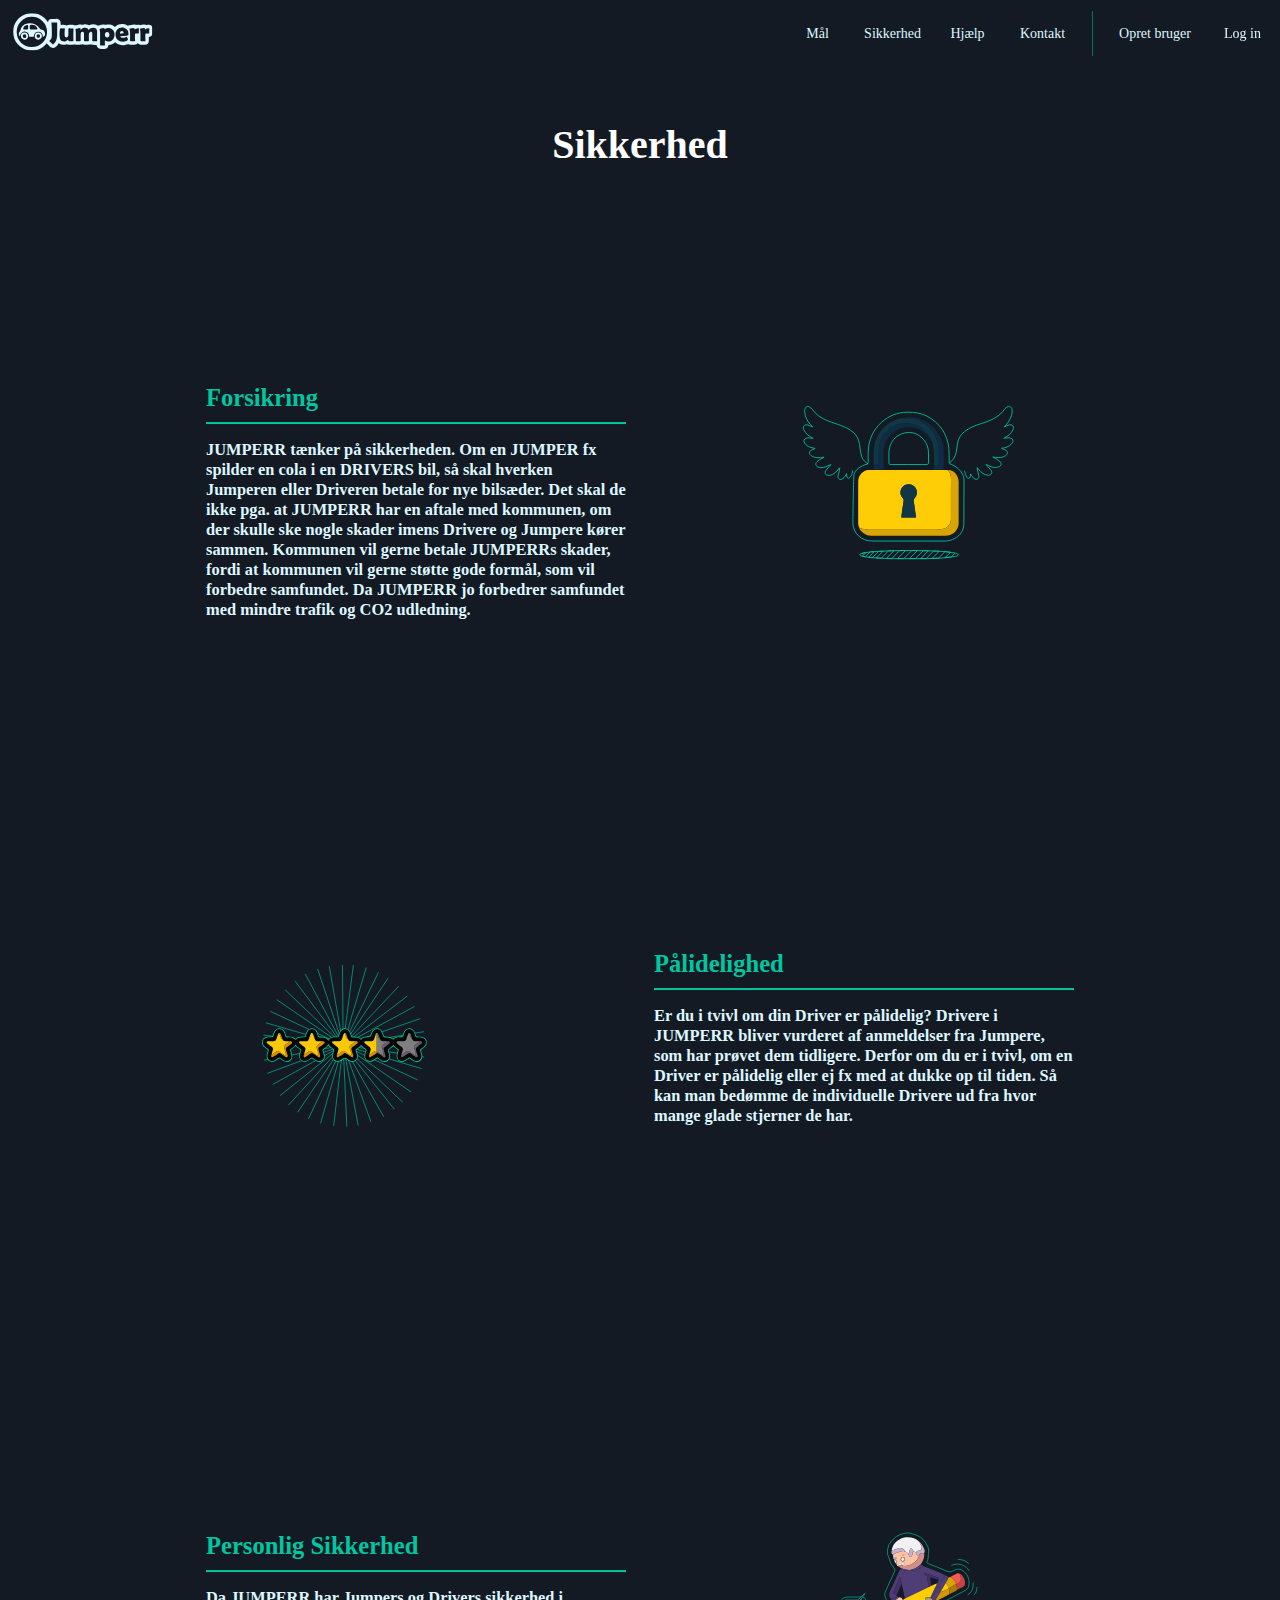
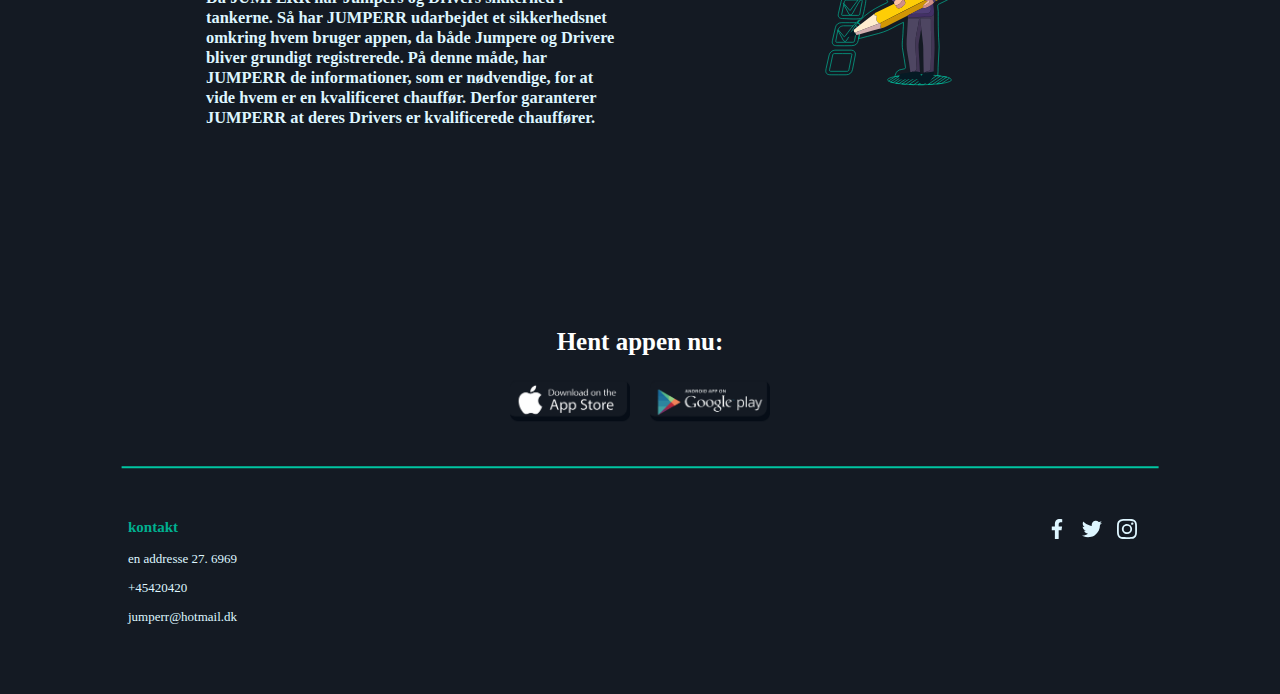
<file: jumperr/mål.html>
<!DOCTYPE html>
<html lang="da">

<head>
    <meta charset="UTF-8">
    <meta name="viewport" content="width=device-width, initial-scale=1">
    <title>Jumperr</title>
    <meta name="description" content="jumperr">
    <meta name="keywords" content="jumperr">
    <link rel="stylesheet" href="css\style.css">
</head>

<body id="disablescroll">

    <div id="darkolay2" onclick="popfunction()"></div>

    <nav id="navbar">

        <img id="navthing" src="images/navthing.png">


        <a href="mål.html">
            <p>Mål</p>
        </a>
        <a href="sikkerhed.html">
            <p>Sikkerhed</p>
        </a>
        <a href="hjælp.html">
            <p>Hjælp</p>
        </a>
        <a href="kontakt.html">
            <p>Kontakt</p>
        </a>
        <div id="breaklineh"></div>
        <a class="loginsection">
            <p>Opret bruger</p>
        </a>
        <a>
            <p>Log in</p>
        </a>
        <a href="index.html" id="logoa">
                <svg id="logo" href="index.html data-name="jumperrnew Image" xmlns="http://www.w3.org/2000/svg" viewBox="0 0 905.36 243.03">
                    <title>jumperrnew</title>
                    <path
                        d="M256.54,70.15c1.47-11.56,7.28-17.87,17.79-20.46a45.81,45.81,0,0,1,17.75-1,48.5,48.5,0,0,0,12.45-.17c7.87-.9,15.66-.19,22.59,3.81,8.42,4.88,10.95,13.16,11.57,22.32.27,4-1.92,9.47,1.09,11.76,2.56,1.94,7.69.6,11.67.54a77.46,77.46,0,0,1,24.94,3.26c2.91.91,6.79-1.76,10.3-2.21,13.88-1.77,27.84-2.21,41.5,1.13,7.2,1.76,13.74-.34,20.31-1.8,8.92-2,17.53-3.68,26.71-1.21,4.92,1.33,9.89-1.41,14.83-2.24,10.6-1.79,20.26,1.3,29.88,4.78a4.68,4.68,0,0,0,4,.15c14.7-6.16,29.65-7.16,44.84-1.87,1.71.6,3.78.88,5,2,4.3,4,8.82,3.2,13.78,1.66,9.17-2.84,18.72-3.88,28.15-5.46a9.46,9.46,0,0,1,4.46,0c6.69,2.4,13.15,1,19.93,0,17-2.35,32.86,1.4,46.37,12.44,3.21,2.63,4.78,2.34,7.77-.26,17-14.79,36.79-18.39,58.44-14,6.68,1.36,13.14,3.23,18.58,7.64a3.77,3.77,0,0,0,4,.61c12.57-4.11,25.93-4.22,38.74-7.31,3.06-.74,7.21.27,10,1.92,3.84,2.27,7.29,1.52,10.9.6a20.3,20.3,0,0,1,11.71.06c9.74,3.23,19.21.45,28.6-1.6a28.24,28.24,0,0,1,18.14,2c3.4,1.54,6.16-.08,9.13-.45,24.37-3,36,10.92,33.22,32.94-.8,6.34-.46,12.61-.64,18.9-.26,9.29-3.21,17.07-11.2,22.51a18.3,18.3,0,0,1-8.81,3c-3.59.36-5.13,1.76-5.14,5.92,0,7.61,1,15.2.25,22.83C908.72,208.6,898.27,215,885,215.75c-11.53.67-23.17,1.2-34.66-1.64-4-1-6.81-3.26-9.64-5.73-1.57-1.37-2.55-2.3-4.35-.26-5.46,6.22-13,7.49-20.63,7.72-10.92.34-22.29,2.07-32.54-2.12s-18.27,2.19-27.23,3.48c-23.12,3.32-44.1-.18-62.46-15.29-1.32-1.09-2.08-2.29-3.9-.45-10.59,10.69-24.22,14.36-38.55,16.15-2.24.28-3,.82-3.24,3.17-.79,7.62-4.42,13.61-10.65,18.25-4.44,3.32-9.69,3.95-14.59,4.11-10.09.33-20.24,1.13-30.32-1.19-11.45-2.64-18-8.68-19.83-20.39-.6-3.78-1.8-5-5.64-4.84-9.11.3-18.45,1.08-27.17-2-5.59-2-10.46-.6-15.83,0-14.6,1.69-29.23,2.76-43.7-2-3.1-1-6.95,1.84-10.66,2.29-12.24,1.48-24.42,1.87-36.56-.75a18.36,18.36,0,0,0-7.87-.23c-14.65,3.26-29.22,2.63-43.84-.38-5.06-1-9.85,1.78-14.86,2.31-13.05,1.35-25.41-.47-36.15-8.4-3.15-2.33-4.31-1.52-6,1.18-5.55,8.69-11.78,16.74-20.22,23-9.61,7.14-26.16,6-34.15-3.13a213.34,213.34,0,0,0-19.49-19.25c-2.54-2.25-3.34-1.29-4.76.55-9.15,11.87-20.76,21-33.46,28.57-13.3,8-28.18,11.72-43.36,14.19-5.84.95-11.77,2.23-17.62,2-6.86-.22-13.68-1.78-20.49-2.94-20-3.39-38.19-10.9-54-23.92-23.05-19-38.46-42.42-43.65-72.31-4.53-26-2.43-51.54,9.21-75,18.34-37,47.83-61,89.49-67.14C168.87,7.94,203,15.5,231.88,41.3,241.26,49.66,248.82,59.39,256.54,70.15Zm-6.27,62.58a98.27,98.27,0,1,0-196.54-.06c-.09,54.19,43.53,98.19,97.48,98.32C206.38,231.11,250.2,187.65,250.27,132.73ZM519.7,120.22c-4.31-9.66-12-13.39-21.58-14.14-10.72-.84-19.3,3.92-27.25,10.39-.83.68-1.64,2-2.93,1.43s-.85-2-.93-3.12a29.22,29.22,0,0,1-.08-3.5c.19-4.09-2.15-5-5.43-4a92.15,92.15,0,0,1-21.46,4.2c-4.47.36-5.41,2.6-4.94,6.65.85,7.26,1.72,14.56,1.84,21.86.27,16.16.14,32.32,0,48.48,0,3,.66,4.43,4.07,4.65a182.94,182.94,0,0,0,22.46.26c3.95-.24,5-1.85,4.93-5.59-.28-14.15-.31-28.31-.38-42.47a13,13,0,0,1,12.8-13.06c3.79,0,6.77,1.63,8.14,5.43a21.64,21.64,0,0,1,1.13,7.37c-.05,14.16.05,28.32-.15,42.48-.06,4,1,5.73,5.33,5.54a203,203,0,0,1,20.49,0c4.94.28,6.31-1.55,6.15-6.29-.46-14-1.41-28-.3-42a13,13,0,0,1,10-12.17c5.66-1.53,10.47,1.43,11.32,7.25a71.66,71.66,0,0,1,.78,10.95c-.08,11.82-.37,23.64-.54,35.47-.08,6.35.91,7.43,7,7.51s12.34-.15,18.49.09c4.72.18,6.49-1.52,6.37-6.41-.49-18.81-.5-37.63-.13-56.46.3-15.54-9-24.6-24.63-25.08C537.89,105.67,528.31,111.26,519.7,120.22Zm105.36,68.43c3.39,1.39,6.12,2.54,8.88,3.62a37.88,37.88,0,0,0,42-9.45c9.44-10.14,12.5-22.48,11.64-35.95-1.56-24.45-18.5-40.36-42.19-39.84-7.15.16-13,3.78-18.85,7.22-2.33,1.36-3.53,1.58-3.62-1.73-.09-3.54-2.22-4.8-5.68-4.57a155.72,155.72,0,0,0-22.09,3.59c-3.69.79-4.38,2.54-3.67,6a138.91,138.91,0,0,1,2.66,28.28q-.09,34-.05,67.94c0,6,.8,6.89,6.9,6.95,5.82.06,11.65-.1,17.47-.18,7-.1,7.6-.54,7.16-7.8A226,226,0,0,1,625.06,188.65Zm-237.21-5.81a7.67,7.67,0,0,1,1.11,4.83c-.19,4,1.58,5.76,5.56,5.88,7.5.22,15,.54,22.46-.38,3.3-.4,4.79-1.92,4.59-5.19s-.45-6.64-.53-9.95c-.5-20.49-.35-41,.68-61.43.35-6.77.1-6.78-6.89-6.79-6.84,0-13.68.27-20.49-.11-4.48-.25-5.77,1.36-5.74,5.64.12,13.16-.06,26.32-.19,39.48-.07,6.9-6.09,13.44-12.5,13.72-6.72.3-10.47-4-11.26-12.41a169.48,169.48,0,0,1,1.14-40.82c.62-4.25-.76-5.73-5-5.56a179.34,179.34,0,0,1-19,0c-4.85-.33-6.93,1.59-7.76,6.15a173.31,173.31,0,0,0-.71,56.17c1.87,12.94,9.36,20,21.34,21.68,6.69.92,13.33.42,19.42-2.9C378.71,188.28,383.22,185.53,387.85,182.84Zm336.47-21.72c15-1.45,29.53-2.85,44.08-4.29,6.78-.66,9.05-2.58,9.55-7.92a41.56,41.56,0,0,0-25.65-42.16c-16.48-6.59-37.17-1.28-47.82,12.62-11.91,15.54-13.35,33-6.38,50.57,10.31,25.9,51.16,35.22,73,17.52,4-3.25,5.23-6.44,2.32-11-2-3.22-3.69-6.68-5.46-10.06-1.68-3.19-3.53-3.57-6.63-1.36-7.82,5.57-16.55,7.69-26,5.27C730.43,169.07,726.33,166.75,724.32,161.12ZM316,115.08c0-11.87,0-24.86,0-37.85,0-6.21,0-6.18-6.44-6.14-7.82,0-15.64.06-23.47,0s-7.78-.1-7,7.44c2.56,26.06,2.8,52.18,2.18,78.33-.3,12.31-3.25,23.42-13.89,31.09-3,2.18-2.52,4.1.12,6.28,6.17,5.09,12.23,10.35,17.08,16.75,2.91,3.84,5.29,3.49,8.47.44,13.5-12.92,20.07-29,21.92-47.3C316.52,148.18,315.54,132.17,316,115.08ZM788.44,161c0,9,.1,18-.05,27-.06,3.48,1.05,5.08,4.73,5.41a166.05,166.05,0,0,0,20.44.34c7.57-.26,7.92-.58,7.18-8.23-1.08-11.13-.71-22.27-.73-33.41,0-6.38,2.27-8.71,8.63-9.17a86,86,0,0,1,11.46.12c4.11.26,5.93-1.47,5.58-5.54a118.5,118.5,0,0,1,.73-23.89c.38-3.24-.85-4.54-4.08-4.68-6.94-.29-13,2.06-18.89,5.41-5.7,3.27-5.76,3.25-6.71-3.18-.37-2.57-1-4.63-4.28-3.91a223.84,223.84,0,0,1-24.54,4.08c-2.57.26-3.5,1.65-2.83,4.09C789.2,130.32,788.57,145.66,788.44,161Zm67.37,1.55c0,8.66.09,17.31,0,26,0,3.13,1.07,4.42,4.24,4.75a143.86,143.86,0,0,0,21,.39c7.2-.32,7.43-.46,6.91-7.51-.86-11.64-.82-23.28-.61-34.92.1-5.66,2.29-7.83,7.88-8.29,3.8-.31,7.64,0,11.47,0,5.49.07,6.38-.72,6.16-6.35a129,129,0,0,1,.8-22.92c.48-3.54-1.08-4.66-4.5-4.77-8.08-.25-14.88,3.1-21.38,7.25-2.35,1.5-3.16,1-3.4-1.53-.14-1.49-.33-3-.51-4.46-.31-2.47-1.66-3.49-4.14-2.94a217,217,0,0,1-24.56,4.11c-2.51.27-3.5,1.67-2.8,4.15C856.63,130.88,855.94,146.72,855.81,162.5Z"
                        transform="translate(-30.72 -11.74)" />
                    <path
                        d="M75.11,161.88a23,23,0,0,1-1.38-31.3,15.28,15.28,0,0,0,3.63-7.27c5.49-23.89,20.3-40.48,46.42-44.43,16-2.43,31.76-3,47,4,12,5.51,21.41,14,29.22,24.39,4.49,6,9.78,9.88,17.34,11.52,13.61,3,19.32,10.88,19.74,24.92.2,6.7,0,13.1-6,17.58a15.19,15.19,0,0,1-4.75,2.62c-2.13.61-3.89.87-3.8-2.86.4-17-12.14-30-28.55-30-16.9-.05-29.55,12.7-29.23,29.88.06,2.95-.8,3.29-3.2,3.27-8-.08-16-.24-24,.06-3.73.14-4.7-.86-4.65-4.64a27.89,27.89,0,0,0-19.4-27.27,29,29,0,0,0-38,25.1C75.4,158.81,75.26,160.23,75.11,161.88ZM163,116.77c6.32,0,12.65.13,19,0,5.45-.14,7.34-3.61,4.86-8.45A39.35,39.35,0,0,0,148,87.07c-5.22.52-9.15,3.94-9.62,9.21a56.23,56.23,0,0,0,.46,15.43c.65,3.42,2.44,5.21,6.16,5.11C151,116.66,157,116.77,163,116.77Zm-51,0c3.16,0,6.34-.24,9.47,0,4.48.42,6.08-2,6.18-5.83.15-5.48.18-11,0-16.46s-2.07-7-7.57-6.32c-10.9,1.38-21.33,10.82-23.78,21.51-1,4.3.8,6.81,5.22,7C105,116.91,108.52,116.79,112,116.79Z"
                        transform="translate(-30.72 -11.74)" />
                    <path
                        d="M104.44,183.28c-12.64,0-23.57-11-23.45-23.62a23.59,23.59,0,0,1,23.35-23.16c12.88,0,23.78,10.89,23.57,23.56C127.7,172.43,116.75,183.27,104.44,183.28ZM92.72,159.62A11.65,11.65,0,1,0,116,160a11.65,11.65,0,1,0-23.3-.36Z"
                        transform="translate(-30.72 -11.74)" />
                    <path
                        d="M193.57,183.29c-12.44,0-23.12-10.72-23.25-23.28a23.4,23.4,0,0,1,23.45-23.49c12.76.11,23.32,10.61,23.3,23.18C217.06,172.46,206.25,183.31,193.57,183.29Zm-11.52-23.35a11.81,11.81,0,0,0,11.77,11.68,12,12,0,0,0,11.61-12,11.81,11.81,0,0,0-11.89-11.59A11.55,11.55,0,0,0,182.05,159.94Z"
                        transform="translate(-30.72 -11.74)" />
                    <path
                        d="M655,151.59c-.1,10.94-5.66,17.27-15,17.11C631.25,168.56,625,161.14,625,151s6.56-18.06,14.86-17.77C648.43,133.47,655.08,141.57,655,151.59Z"
                        transform="translate(-30.72 -11.74)" />
                    <path
                        d="M731.54,143.24c-.33,0-.66.1-1,.11-2.43.12-5.46,1.71-7.09-.49-1.93-2.61-.36-5.81.84-8.53,2.26-5.16,7.1-8.07,11.85-7.37,5,.72,10.1,6.07,10.88,11.14.4,2.56-.56,3.71-3.08,3.92-2.15.19-4.28.61-6.43.83C735.53,143.05,733.53,143.12,731.54,143.24Z"
                        transform="translate(-30.72 -11.74)" />
                </svg>
            </a>
    </nav>

    <a href="index.html">
    <svg id="logom" data-name="logosmall Image" xmlns="http://www.w3.org/2000/svg" viewBox="0 0 241.3 241.33">
        <title>logosmall</title>
        <path
            d="M133.48,254.46A120.48,120.48,0,0,1,13.06,133.3C13.21,66.6,67.47,12.89,134.47,13.12c66.51.23,120.06,54.35,119.89,121.17A120.37,120.37,0,0,1,133.48,254.46Zm1-11.73A109.48,109.48,0,1,0,25,133.36,109.48,109.48,0,0,0,134.46,242.73Z"
            transform="translate(-13.06 -13.12)" />
        <path
            d="M58.67,164c-10-10.56-9.81-24.26-1.11-33.57a8.58,8.58,0,0,0,2.51-4.64C64,103.2,79.33,83.82,106.14,79.84c16.38-2.43,32.47-3.21,48,4,12.12,5.64,21.53,14.43,29.46,24.91,4.2,5.55,9.15,9.09,16.18,10.64,14.4,3.17,20.07,11,20.28,26,.08,5.75.27,11.46-4.51,15.72a20.24,20.24,0,0,1-4.89,3.4c-3.86,1.78-5.22.79-5.23-3.43,0-13.9-8.72-25-22.17-28.41-12.67-3.2-26,3-32.34,15.07a25.32,25.32,0,0,0-3,14c.28,3.2-.84,3.53-3.47,3.49-8.16-.12-16.33-.2-24.49,0-3.3.1-4-.87-4-4.14,0-20.6-18.68-34-38.13-27.54a28.59,28.59,0,0,0-19.08,25.65C58.64,160.52,58.67,161.79,58.67,164ZM146,117.57c6.33,0,12.66.12,19,0,5.34-.13,7.15-3.26,4.89-8-6.67-14-23.29-23.15-38.77-21.38-5.17.59-8.83,3.8-9.4,8.83a63.41,63.41,0,0,0,.26,15.45c.45,3.36,2.22,5.32,6,5.19C134,117.43,140,117.57,146,117.57Zm-50.58,0c3.16,0,6.34-.2,9.48.05,4,.31,5.48-1.8,5.54-5.3.1-5.82,0-11.64,0-17.46,0-4.65-2.47-6-6.75-5.57C92.62,90.48,81.86,100,79.46,110.88c-.92,4.19.68,6.47,5,6.68C88.07,117.74,91.74,117.6,95.4,117.6Z"
            transform="translate(-13.06 -13.12)" />
        <path
            d="M87.22,184.52c-12.45-.06-23.43-11.28-23.32-23.83a23.71,23.71,0,0,1,23.66-23.38c12.78.15,23.59,11.08,23.46,23.72C110.89,173.46,99.63,184.58,87.22,184.52Zm-.1-12.17A11.63,11.63,0,0,0,99,160.8a11.83,11.83,0,0,0-11.34-11.62,11.59,11.59,0,0,0-.52,23.17Z"
            transform="translate(-13.06 -13.12)" />
        <path
            d="M176.08,184.53c-12.46-.23-23.17-11.58-22.88-24.24a23.5,23.5,0,1,1,47,1.14C199.84,174.07,188.68,184.77,176.08,184.53Zm12.17-23.48a11.7,11.7,0,0,0-11.56-11.86,11.58,11.58,0,1,0,11.56,11.86Z"
            transform="translate(-13.06 -13.12)" />
    </svg>
</a>



    <div id="burgermenu" class="burger" onclick="popfunction()">
        <div id="bar1"></div>
        <div id="bar2"></div>
        <div id="bar3"></div>
    </div>


    <nav id="navmenu">
        <div class="breakline"></div>
        <a href="mål.html">
            <p>Mål</p>
            <svg id="small_arrow_Image2" data-name="small arrow Image" xmlns="http://www.w3.org/2000/svg" viewBox="0 0 55.88 32.94"><title>small arrow</title><path d="M6.83,2C9,2,10.55,3.22,12,4.66c4.71,4.71,9.69,9.17,14,14.19,3.18,3.68,5.13,3,8-.19,4.33-4.82,9.12-9.22,13.7-13.81,2.56-2.57,5.47-4.5,8.6-1.33s1.14,6.05-1.42,8.6c-6.59,6.58-13.14,13.2-19.77,19.74-3.91,3.86-6.41,3.93-10.22.19C18.06,25.29,11.27,18.43,4.46,11.6c-1.86-1.86-3.13-4-1.94-6.7A4.71,4.71,0,0,1,6.83,2Z" transform="translate(-2.06 -1.87)"></svg>
        </a>
        <div class="breakline"></div>
        <a href="sikkerhed.html">
            <p>Sikkerhed</p>
            <svg id="small_arrow_Image2" data-name="small arrow Image" xmlns="http://www.w3.org/2000/svg" viewBox="0 0 55.88 32.94"><title>small arrow</title><path d="M6.83,2C9,2,10.55,3.22,12,4.66c4.71,4.71,9.69,9.17,14,14.19,3.18,3.68,5.13,3,8-.19,4.33-4.82,9.12-9.22,13.7-13.81,2.56-2.57,5.47-4.5,8.6-1.33s1.14,6.05-1.42,8.6c-6.59,6.58-13.14,13.2-19.77,19.74-3.91,3.86-6.41,3.93-10.22.19C18.06,25.29,11.27,18.43,4.46,11.6c-1.86-1.86-3.13-4-1.94-6.7A4.71,4.71,0,0,1,6.83,2Z" transform="translate(-2.06 -1.87)"></svg>
        </a>
        <div class="breakline"></div>
        <a href="hjælp.html">
            <p>Hjælp</p>
            <svg id="small_arrow_Image2" data-name="small arrow Image" xmlns="http://www.w3.org/2000/svg" viewBox="0 0 55.88 32.94"><title>small arrow</title><path d="M6.83,2C9,2,10.55,3.22,12,4.66c4.71,4.71,9.69,9.17,14,14.19,3.18,3.68,5.13,3,8-.19,4.33-4.82,9.12-9.22,13.7-13.81,2.56-2.57,5.47-4.5,8.6-1.33s1.14,6.05-1.42,8.6c-6.59,6.58-13.14,13.2-19.77,19.74-3.91,3.86-6.41,3.93-10.22.19C18.06,25.29,11.27,18.43,4.46,11.6c-1.86-1.86-3.13-4-1.94-6.7A4.71,4.71,0,0,1,6.83,2Z" transform="translate(-2.06 -1.87)"></svg>
        </a>
        <div class="breakline"></div>
        <a href="kontakt.html">
            <p>Kontakt</p>
            <svg id="small_arrow_Image2" data-name="small arrow Image" xmlns="http://www.w3.org/2000/svg" viewBox="0 0 55.88 32.94"><title>small arrow</title><path d="M6.83,2C9,2,10.55,3.22,12,4.66c4.71,4.71,9.69,9.17,14,14.19,3.18,3.68,5.13,3,8-.19,4.33-4.82,9.12-9.22,13.7-13.81,2.56-2.57,5.47-4.5,8.6-1.33s1.14,6.05-1.42,8.6c-6.59,6.58-13.14,13.2-19.77,19.74-3.91,3.86-6.41,3.93-10.22.19C18.06,25.29,11.27,18.43,4.46,11.6c-1.86-1.86-3.13-4-1.94-6.7A4.71,4.71,0,0,1,6.83,2Z" transform="translate(-2.06 -1.87)"></svg>
        </a>
        <div class="breakline"></div>
        <div class="loginnavmenu">
        <p>Log in</p> 
        <div class="breaklineh2"></div>
        <p>Opret bruger</p>
    </div>
    <div class="breakline2"></div>
        <div id="socialicons2">
            <svg id="facebook_Image" data-name="facebook Image" xmlns="http://www.w3.org/2000/svg"
                viewBox="0 0 240.94 461.11">
                <title>facebook</title>
                <path
                    d="M207.15,383.08c0-31.83-.08-63.67.09-95.5,0-3.83-1-4.73-4.64-4.7-20.87.19-41.75,0-62.62.18-3.49,0-4.47-.79-4.45-4.45q.25-37.19,0-74.39c0-3.51,1.11-4.15,4.25-4.13,21,.13,42.06,0,63.09.16,3.63,0,4.37-1,4.35-4.55-.14-21.43-.39-42.88.08-64.31.57-25.64,6.58-49.72,22.74-70.15,16.57-21,38.86-31.47,64.53-34.51,26.55-3.15,52.94,0,79.25,3.83,2.41.35,2.6,1.62,2.59,3.59,0,21.27-.09,42.55.05,63.83,0,3.18-1.16,3.64-3.85,3.61-10.2-.14-20.4,0-30.6-.06-8.06,0-16,.83-23.51,4-13.73,5.89-21.18,17-22.73,31.61-2.11,20.07-.46,40.28-.88,60.43-.08,3.66,2.55,2.49,4.3,2.5,22.91,0,45.83.16,68.74-.07,4.3-.05,5,.87,4.35,5.21q-5.79,36.21-10.87,72.53c-.59,4.2-2,5.35-6.09,5.29-18.36-.25-36.72,0-55.08-.2-4.15-.06-5.47.82-5.45,5.39.17,63.19.08,126.38.2,189.57,0,4-.75,5.66-5.11,6.22a300.86,300.86,0,0,1-78.86-.2c-3.26-.44-4-1.64-4-4.79C207.19,447.08,207.15,415.08,207.15,383.08Z"
                    transform="translate(-135.53 -25.45)" />
            </svg>
            <svg id="twitter_Image" data-name="twitter Image" xmlns="http://www.w3.org/2000/svg"
                viewBox="0 0 507.73 416">
                <title>twitter</title>
                <path
                    d="M511.19,100.19c-12.17,19-27.82,34.78-45.62,48.46-3.5,2.69-4.78,5.27-4.82,9.78C459.9,265.7,417.57,352.19,330,415c-37.26,26.72-79.76,41.31-125.21,47.19C147.84,469.57,93,462.38,40.36,439c-7.12-3.16-14.09-6.72-21-10.34a126.3,126.3,0,0,1-15.22-9.49c56,3.73,106.61-9.93,151.81-44.5-47.83-4.13-80-28-97.9-73.06,16.17,2.12,31.3,2.43,47.19-2.1-11-2.73-20.74-6-29.7-11.27-33.66-19.9-51.57-49.39-54-88.4-.28-4.41,1-4.1,4.22-2.47a100.69,100.69,0,0,0,43.12,10.88c-23.13-16.43-37.61-37.56-43.6-63.92s-2.41-51.8,11.41-76.08c3.62,4.2,6.85,8.19,10.32,12Q116.9,156,218.4,174c10,1.76,20.11,2.74,30.22,3.72,3.25.31,4.56.36,3.74-3.93C241.31,115.69,281.14,59,339.53,50.27c34.23-5.1,64.17,4.85,89.35,28.65,2.43,2.3,4.38,3,7.79,2.26A216.59,216.59,0,0,0,492.91,60c1.42-.78,2.67-2,5.33-2a104.59,104.59,0,0,1-43.51,55.37c6.42,1.81,27.34-3.38,55.78-14Z"
                    transform="translate(-4.14 -48.97)" />
                <path d="M510.51,99.36c.42,0,1.07-.28,1.21-.11.39.49-.06.78-.53.94Z"
                    transform="translate(-4.14 -48.97)" />
            </svg>
            <svg id="instag_Image" data-name="instag Image" xmlns="http://www.w3.org/2000/svg"
                viewBox="0 0 468.11 468.28">
                <title>instagram</title>
                <path
                    d="M23.21,256.79c-.31-34-.41-68,2-102,2.14-30.48,9.53-59.13,29.42-83.34,21.52-26.19,49.9-39.71,82.92-44.43,19.18-2.74,38.53-3.61,57.83-3.7,54.48-.25,109-1.72,163.44,1.8,25.93,1.67,50.82,7.17,72.91,21.58,30.65,20,47.77,48.89,54.23,84.48,3.85,21.23,4.53,42.78,4.67,64.24.37,54.31,1.72,108.66-1.74,162.94-1.82,28.37-8.2,55.35-25.33,78.74-21.51,29.38-51.32,44.63-86.79,49.76-19.33,2.79-38.85,3.61-58.32,3.71-54.32.27-108.66,1.69-162.94-1.78-26.11-1.66-51.16-7.18-73.37-21.73-30.61-20.05-47.69-49-54-84.6-3.88-21.73-4.18-43.76-4.73-65.73C22.82,296.79,23.21,276.79,23.21,256.79Zm425.18.34c0-12.17.15-24.34,0-36.5-.37-26.31.41-52.69-3.41-78.83-3.53-24.28-14-44.73-34.78-58.79C393.8,71.92,375.05,68.15,355.71,67.2c-53.79-2.66-107.63-1.67-161.45-1.28-17.65.13-35.34.36-52.84,3.12-24,3.79-44.36,14.08-58.34,34.67C72,120.09,68.17,138.82,67.21,158.16c-2.68,54-1.68,108-1.28,162,.13,17.49.38,35,3.09,52.34,3.76,24.06,14,44.39,34.59,58.4,16.5,11.24,35.41,15,54.92,16,53.63,2.64,107.3,1.66,161,1.27,17.65-.13,35.33-.36,52.84-3.09,24.24-3.78,44.7-14.11,58.73-34.92,11.05-16.4,14.63-35.15,15.77-54.48C448.78,322.79,448.31,290,448.39,257.13Z"
                    transform="translate(-23.05 -22.85)" />
                <path
                    d="M257.23,376.92c-66.1.18-119.89-53.35-120.15-119.56S190.68,137.07,257,137.08a119.92,119.92,0,0,1,.22,239.84Zm0-197.74a77.83,77.83,0,1,0,77.61,78.15A77.94,77.94,0,0,0,257.21,179.18Z"
                    transform="translate(-23.05 -22.85)" />
                <path d="M381.62,160.25a28,28,0,1,1,.34-55.94,28,28,0,0,1-.34,55.94Z"
                    transform="translate(-23.05 -22.85)" />
            </svg>

        </div>
        <div class="breakline"></div>
        <div class="hentappnavmenu">
            <p>Hent appen på:</p>
            <div class="storenavmenu">
                <img src="images\googleplaynavmenu.png">
                <img src="images\applenavmenu.png">
            </div>

        </div>
    </nav>

    <!-- actual contents -->

    <div id="extraspace">
            <h1 class="sikkerhedO">Sikkerhed</h1>
    </div>


    <div id=darkolay2 onclick="popfunction()"> </div>
        <div id="sikkerhedpage">
            <div id="Ssection1">
                    <div class="textwrapsp">
                    <div>
                        <h2>Forsikring</h2>
                        <div id="breaklines"></div>
                        <p>
                                JUMPERR tænker på sikkerheden. Om en JUMPER fx spilder en cola i en DRIVERS bil, så skal hverken Jumperen eller Driveren betale for nye bilsæder. Det skal de ikke pga. at JUMPERR har en aftale med kommunen, om der skulle ske nogle skader imens Drivere og Jumpere kører sammen. Kommunen vil gerne betale JUMPERRs skader, fordi at kommunen vil gerne støtte gode formål, som vil forbedre samfundet. Da JUMPERR jo forbedrer samfundet med mindre trafik og CO2 udledning.
                        </p>
                    </div>
                </div>
                <div class="imgwrapsp">
                            <?xml version="1.0" encoding="utf-8"?>
                            <!-- Generator: Adobe Illustrator 23.0.6, SVG Export Plug-In . SVG Version: 6.00 Build 0)  -->
                            <?xml version="1.0" encoding="utf-8"?>
                            <!-- Generator: Adobe Illustrator 23.0.6, SVG Export Plug-In . SVG Version: 6.00 Build 0)  -->
                            <svg version="1.1" id="lockangel_xA0_Image_1_" xmlns="http://www.w3.org/2000/svg" xmlns:xlink="http://www.w3.org/1999/xlink"
                                 x="0px" y="0px" viewBox="0 0 519 393" style="enable-background:new 0 0 519 393;" xml:space="preserve">
                            <style type="text/css">
                                .st0L{fill:none;stroke:#00c6a2;stroke-miterlimit:10; stroke-width: 2px;}
                                .st1L{fill:#fecd06;}
                                .st2L{fill:#d7a606;}
                                .st3L{fill:#113744;}
                                .st4L{fill:#0e2d44;}
                                .st5L{fill:#0e2d44;}
                            </style>
                            <g>
                                <path class="st0L" d="M167.3,151.8c-0.1-2-0.2-16,0-24c0.5-27.6,10.3-51.1,31.1-69.8c17-15.2,36.6-22.9,59.6-23.2
                                    c16.1-0.2,31.6,1.7,45.8,9.3c30.1,16,46.8,41.2,50.4,75.1c1.1,10.5,0.4,21,0.7,31.4l0.1,1.4c-0.1,1.8,4.1,3.3,6.1,4.2
                                    c9,4.1,20.1,11.3,25.4,23.6c2.8,6.6,2.9,12,2.8,19c-0.5,31.3,0.1,62.6-0.3,94c-0.2,15.5-7.6,27.1-21.3,34.7
                                    c-7.2,4-14.7,5.8-22.9,5.8c-56.3,0-112.6-0.1-168.9,0c-23.2,0-44.6-16.9-44.2-43.7c0.4-30.7,1.5-103.5,2.7-109.2
                                    c0-0.2,0.2-2.7,1.5-5.3c3-6,11-15.6,30.2-20.4C166.5,154.5,167.5,153.8,167.3,151.8z M131.2,169.4c-0.4,10.9-6.2,18.1-10.1,18.2
                                    c-4,0-4-8.1-4-10.5c-2.5,5-4.6,8.8-8.4,11.4c-2.7,1.9-5.6,3.1-8.3,1.3c-2.8-1.8-3.5-4.9-2.8-8.4c1.2-5.7,3.5-11.1,3.9-16.9
                                    c0.1-0.4,0.1-0.8,0.2-1.1c-0.2,0.2-0.5,0.4-0.7,0.6c-4.1,4.7-8.1,9.6-13.4,13.2c-4,2.6-8.2,4.3-13.1,3.9c-6.2-0.5-8.8-5.5-5.6-11
                                    c2.8-4.8,7.5-7.9,10.7-12.4c0.2-0.1,0.4-0.4,0.4-0.6c0.6-0.2,1.2-0.7,0.9-1.3c-0.3-0.5-0.6,0.1-0.8,0.4c-0.4,0.3-0.8,0.5-1.1,0.8
                                    c-7.1,2.6-13.6,6.9-21.6,6.2c-2.5-0.2-4.9-0.6-7.1-1.8c-5.5-3.1-6.1-7.5-1.7-12.1c2.8-2.9,6.4-4.7,9.9-6.6c2-1.1,4.3-1.6,5.7-3.6
                                    c0.3-0.1,1,0.2,0.6-0.6c-0.2,0.2-0.3,0.4-0.5,0.7c-5.1,0.2-10.2,1.4-15.4,1c-5.3-0.4-10.2-1.8-14.3-5.2c-5.2-4.4-4.4-9.7,1.6-12.7
                                    c2.6-1.3,5.4-2.1,8.2-3.4c-3.7-0.9-7.5-1.8-11.2-2.9c-5.7-1.7-10-5.3-13.3-10.1c-3.3-4.9-1.5-8.8,3.9-10.9c4.9-1.9,9.6,0.6,14.3,0
                                    c0.3,0.1,0.6,0.2,1,0.2c0.2,0.1,0.4,0.3,0.6,0.4c-0.2-0.1-0.4-0.2-0.6-0.3c-0.3-0.3-0.6-0.5-0.9-0.8C29.3,90,22,84.3,18,75.2
                                    c-1.2-2.7-1.8-5.5-0.1-8c1.9-2.9,5-3.7,8.3-3.1c3.8,0.7,7,2.8,10.6,4.1c0.4,0.6,1.1,1.1,1.6,0.6c0.6-0.7-0.4-0.9-0.8-1.4
                                    c-10.4-9.6-17-21.2-17.6-35.6c-0.1-2.8,0.4-5.3,2.2-7.5c2.6-3.1,5.3-4.7,9.2-1.5c2.2,1.8,4.9,3,6.5,5.3c10.9,16,27.2,23.9,44.8,30
                                    c10.7,3.7,21.5,6.9,31.8,11.7c8.5,4,16.2,9.1,22.6,16.2c8.3,9.2,9.9,20.8,11.4,32.4c0.9,7.3,1.9,14.5,4.4,21.4
                                    c2.1,5.8,8.3,10.9,13.6,14.3 M355.3,152.6c8.6-6.2,14.2-15.7,16-25.3c1.3-7,1.9-14.1,3.2-21.2c2.7-15.1,12.1-24.8,24.5-32.3
                                    c12.2-7.4,25.9-11.1,39.2-15.7c17.6-6.1,33.8-14,44.8-30c2.1-3.1,5.4-4.9,8.6-6.7c3.6-2,8.9,2.7,9.3,8.3c0.4,4.7-0.4,9.3-1.9,13.7
                                    c-3.1,9.4-8.3,17.4-15.7,23.9c-0.3,0.4-1.4,0.7-0.8,1.4c0.5,0.5,1.2,0.1,1.6-0.6c3.2-1.3,6.4-2.8,9.6-3.8c3.4-1,6.7-0.6,9,2.4
                                    c2.1,2.8,1.4,5.8,0,8.8c-4.1,8.9-11.3,14.5-19.8,18.7c-0.3,0.3-0.6,0.5-0.9,0.8c-0.2,0.1-0.4,0.2-0.6,0.4c0.2-0.1,0.4-0.3,0.6-0.4
                                    c0.3,0,0.7,0,1-0.2c3.5,0.8,6.9-1.1,10.4-0.7c3.7,0.5,7.5,1.1,9,5.1c1.5,3.9-1,6.6-3.3,9.3c-5.9,6.8-14,8.6-22.8,9.9
                                    c2.4,2.2,5.4,1.9,7.7,3.2c2.7,1.4,5.4,2.8,5.8,6.2c0.4,3.7-1.8,6-4.4,7.8c-7.1,4.9-15,4.8-23.1,3.9c-1.8-0.2-3.6-0.4-5.4-0.6
                                    c-0.1-0.5-0.2-0.9-0.8-0.4c0.3,0.1,0.6,0.2,0.8,0.3c3,3.2,7.4,4.2,10.9,6.5c5.7,3.7,8.3,7.5,7.2,11.3c-1,3.7-6.2,6.1-12.4,6.4
                                    c-7.7,0.4-13.9-3.8-20.6-6.2c-0.4-0.3-0.8-0.5-1.1-0.8c-0.2-0.3-0.5-0.9-0.8-0.4c-0.3,0.6,0.2,1,0.9,1.3c0,0.3,0.2,0.5,0.4,0.6
                                    c2.9,4.2,7.4,7.1,10.2,11.5c1.5,2.5,2.9,5,1.4,7.8c-1.6,3.1-4.5,4.2-7.9,4c-9.8-0.4-15.8-6.9-21.8-13.4c-1.1-1.2-2.1-2.5-3.2-3.7
                                    c-0.2-0.2-0.5-0.4-0.7-0.6c0.1,0.4,0.1,0.8,0.2,1.1c0.3,5.8,2.7,11.2,3.9,16.9c0.7,3.5,0.1,6.6-2.7,8.4c-2.7,1.8-5.6,0.6-8.3-1.3
                                    c-3.8-2.7-6.2-6.3-8.1-10.4c-0.2,4.4-0.4,10.2-5.2,10.4s-8.8-17.8-8.8-17.8"/>
                                <path class="st1L" d="M146.3,301.9c-1.6-3-2.2-6.3-2.2-9.6c0-32.2-0.1-64.5,0-96.7c0.1-11.9,8.1-22.6,19-26.1
                                    c5.2-1.6,10.6-0.1,15.8-0.9c8.3,0,16.6,0,25,0c13.8,0.1,27.5,0.2,41.3,0.2c24.6,0,49.1-0.1,73.7-0.2c8,0,16,0,24,0
                                    c3.3,0.2,6.7,0.3,10,0.5c0.4,1.1,0.6,2.4,1.3,3.2c4.3,5,4.9,11,4.9,17.3c-0.2,31.1-0.1,62.3-0.1,93.4c0,11-6.6,19.4-17.4,22
                                    c-5.2,1.2-10.5,1.9-15.8,1.9c-45.8,0-91.6,0-137.4,0C174.2,306.9,159.8,308.1,146.3,301.9z M245,278.9c10.7,0,21.3,0,32,0
                                    c0.7,0.1,1.1-0.2,1-0.9c-1.7-12.5-3.4-25-5.3-37.5c-0.4-2.8,0.1-4.5,2-6.6c7.4-7.9,7.1-19.6-0.5-26.9c-7.3-7-18.9-7-26.2-0.1
                                    c-7.7,7.3-8.1,18.9-0.6,26.9c2,2.1,2.3,3.9,1.9,6.6c-1.9,12.5-3.5,25-5.3,37.5C243.8,278.8,244.3,279,245,278.9z"/>
                                <path class="st2L" d="M146.3,301.9c13.5,6.2,27.9,5,42.2,5c45.8,0,91.6,0,137.4,0c5.4,0,10.6-0.7,15.8-1.9c10.7-2.6,17.4-11,17.4-22
                                    c0-31.1-0.1-62.3,0.1-93.4c0-6.4-0.6-12.3-4.9-17.3c-0.7-0.8-0.9-2.1-1.3-3.2c2.4-0.8,4.6,0,6.8,0.9c10.3,4.3,17.1,14.6,17.1,25.9
                                    c0,31.5-0.2,63,0.1,94.5c0.2,16.5-12.4,30.6-31.1,30.7c-57.3,0.1-114.6,0.1-171.9,0C162.6,321.1,148.7,312.3,146.3,301.9z"/>
                                <path class="st3L" d="M180,157c0.5-15.4-1.8-31,1.8-46.2c6.8-28.7,23.8-48.8,51.7-59.1c4.9-1.8,9.9-4.1,15.4-3.7
                                    c2.8,1.7,5.8,1,8.8,1c7.9-0.2,15.5,1,22.9,3.8c25.1,9.5,41.2,27.2,48.2,53c3.6,13.2,1.8,26.8,2,40.2c0.2,12,1,11.1-11,11.1
                                    c0-3.1,0-6.3,0-9.4c0-14.7,0.8-29.5-5-43.6c1.3-2.3-0.2-4.2-1.1-6.1c-12.1-26.6-40.3-41.6-69.2-36.8C219,65.4,197.8,86,193,111.6
                                    c-2.1,11.1-0.7,22.2-0.9,33.4C191.8,157,192,157,180,157z"/>
                                <path class="st4L" d="M180,157c12,0,11.8,0,12-12.1c0.2-11.1-1.2-22.3,0.9-33.4c4.8-25.6,26-46.2,51.8-50.4
                                    c28.8-4.8,57.1,10.2,69.2,36.8c0.9,1.9,2.3,3.8,1.1,6.1c-0.7-1.1-1.5-2.2-2.1-3.3c-11.8-21.7-36.2-34.9-61.4-30.7
                                    c-26.9,4.4-48.4,28.8-48.4,56c0,13.7,0,27.3,0,41c-7.7,0-15.3,0-23,0C180,163.7,180,160.3,180,157z"/>
                                <path class="st4L" d="M320,157c11.9,0,11.2,0.9,11-11.1c-0.3-13.4,1.6-27-2-40.2c-7-25.8-23.1-43.6-48.2-53c-7.4-2.8-15-4-22.9-3.8
                                    c-2.9,0.1-6,0.8-8.8-1c13.3-2.2,26.4-1.5,39.2,3.2c23.6,8.8,40,25.1,49.1,48.5c3,7.8,4.7,16,4.7,24.3c0.1,14.3,0,28.6,0,42.9
                                    c-7.7,0-15.3,0-23,0c0.1-1.6,0.2-3.3,0.4-5C319.6,160.2,319.8,158.6,320,157z"/>
                                <path class="st5L" d="M319,167c7.7,0,15.3,0,23,0c0.3,0.5,0.7,1.1,1,1.6c-8,0-16,0-24,0C319,168.1,319,167.5,319,167z"/>
                                <path class="st5L" d="M180,167c7.7,0,15.3,0,23,0c0.3,0.6,0.7,1.1,1,1.6c-8.3,0-16.6,0-25,0C179.4,168.1,179.7,167.5,180,167z"/>
                                <path class="st3L" d="M277,278.9c-10.7,0-21.3,0-32,0c-0.3-0.3-0.7-0.6-1-1c1.7-12.5,3.4-25,5.3-37.5c0.4-2.7,0-4.5-1.9-6.6
                                    c-7.4-8-7-19.6,0.6-26.9c7.3-7,18.9-6.9,26.2,0.1c7.6,7.3,8,19,0.5,26.9c-1.9,2.1-2.5,3.8-2,6.6c1.9,12.5,3.6,25,5.3,37.5
                                    C277.7,278.3,277.3,278.6,277,278.9z"/>
                                <path class="st0L" d="M261,156c13.5,0,27-0.2,40.5,0.1c4.8,0.1,5.8-1.5,5.6-5.9c-0.3-7-0.1-14-0.1-21c0-11.7-3.6-22.1-11.4-31
                                    c-12-13.8-27-19.4-44.6-15.1c-17.6,4.2-29.2,15.8-34.1,33.4c-3.2,11.4-0.9,23.2-1.6,34.8c-0.2,3.8,1.2,4.8,4.8,4.7
                                    C233.7,155.9,247.3,156,261,156z"/>
                            </g>
                            <g id="Layer_2">
                                <path class="st0L" d="M368.2,361c0,0,7.9,1.2,8.1,4s-8.3,4-8.3,4c-21,3.9-42.3,4.5-63.5,5c-14.1,0.3-28.3,0.1-42.5,0.1
                                    c-23.5,0-47,0.5-70.4-1.2c-13-0.9-26.2-1.5-38.9-4.8c-2-0.5-5-0.6-4.9-3.2c0-2.1,2.8-2.4,4.7-2.9c12.7-3.4,25.8-4.1,38.9-4.8
                                    c40.6-2.3,81.2-2.5,121.8-1C331.6,356.8,350,357.5,368.2,361l-8.4,9.3l-14.6,1.7l12.7-12.7l-12.7-1.5l-15.3,15.3l-14.7,0.6
                                    l16.8-16.8l-13-0.5L301.4,374l-12.7,0.1l18.3-18.3l-12-0.3L276.5,374l-13.9,0l18.7-18.7l-12.9,0L249.7,374h-14.4l18.8-18.8
                                    l-13.8,0.2L221.7,374l-12.7-0.3l18.1-18.1l-12.6,0.4l-17.2,17.2l-11.2-0.7l15.7-15.7l-10.4,0.5l-14.6,14.6l-8.6-0.9l12.9-12.9
                                    l-9,0.2l-11.5,11.5l-6.9-1.5l8.4-8.4l-9.1,1.9"/>
                            </g>
                            </svg>
                            
                            
                </div>
            </div>
            <div id="Ssection2">
                    <div class="imgwrapsp2">
                            <?xml version="1.0" encoding="utf-8"?>
                            <!-- Generator: Adobe Illustrator 23.0.6, SVG Export Plug-In . SVG Version: 6.00 Build 0)  -->
                            <svg version="1.1" id="starrs_xA0_Image_1_" xmlns="http://www.w3.org/2000/svg" xmlns:xlink="http://www.w3.org/1999/xlink" x="0px" y="0px"
                                 viewBox="0 0 709 526" style="enable-background:new 0 0 709 526;" xml:space="preserve">
                            <style type="text/css">
                                .st0S{fill:none;stroke:#00c6a2;stroke-miterlimit:10; stroke-width: 2px;}
                                .st1S{fill:none;stroke:#00c6a2;stroke-miterlimit:10; stroke-width: 5px;}
                                .st2S{fill:#030503;}
                                .st3S{fill:#FAC906;}
                                .st4S{fill:#807F80;}
                                .st5S{fill:#DC8E05;}
                                .st6S{fill:#715A71;}
                            </style>
                            <g id="Layer_2">
                                <polyline class="st0S" points="424.8632202,14.8781414 351.7263794,260.6255188 384.1263733,6.5412989 	"/>
                                <polyline class="st0S" points="494.5895081,47.4676132 351.7263794,260.6255188 463.5158386,29.6570892 	"/>
                                <polyline class="st0S" points="555.6000366,104.3097229 351.7263794,260.6255188 527.5579224,73.993927 	"/>
                                <polyline class="st0S" points="596.1473999,176.3097229 351.7263794,260.6255188 577.5789795,138.0360413 	"/>
                                <polyline class="st0S" points="610.5474243,263.4676208 351.7263794,260.6255188 607.5158081,217.6149902 	"/>
                                <polyline class="st0S" points="599.5579224,334.33078 351.7263794,260.6255188 608.2737427,297.9518127 	"/>
                                <polyline class="st0S" points="566.5895386,408.2254944 351.7263794,260.6255188 587.8105469,370.33078 	"/>
                                <polyline class="st0S" points="513.9158325,463.1728821 351.7263794,260.6255188 540.0632324,440.8149719 	"/>
                                <polyline class="st0S" points="439.8947754,503.2149963 351.7263794,260.6255188 480.000061,486.5412903 	"/>
                                <polyline class="st0S" points="363.4737244,518.4992065 351.7263794,260.6255188 399.4737244,514.8360596 	"/>
                                <polyline class="st0S" points="280.1053162,507.8886719 351.7263794,260.6255188 321.7895203,515.8465576 	"/>
                                <polyline class="st0S" points="207.7263641,472.6465759 351.7263794,260.6255188 241.8316345,493.8676147 	"/>
                                <polyline class="st0S" points="151.6421509,420.3518372 351.7263794,260.6255188 178.9263611,449.909729 	"/>
                                <polyline class="st0S" points="112.2316284,349.488678 351.7263794,260.6255188 128.9053192,384.7307739 	"/>
                                <polyline class="st0S" points="97.4526825,263.4676208 351.7263794,260.6255188 102.3789978,307.8044434 	"/>
                                <polyline class="st0S" points="107.3053131,189.572876 351.7263794,260.6255188 99.7263641,228.6044617 	"/>
                                <polyline class="st0S" points="141.7895203,116.4360352 351.7263794,260.6255188 120.9474182,153.193924 	"/>
                                <polyline class="st0S" points="199.7684631,57.699192 351.7263794,260.6255188 167.9368896,84.9834061 	"/>
                                <polyline class="st0S" points="271.0105896,19.0465622 351.7263794,260.6255188 231.9790039,34.9623528 	"/>
                                <polyline class="st0S" points="349.6263733,6.5412989 351.7263794,260.6255188 307.7684631,10.3307724 	"/>
                            </g>
                            <g id="starrrs_xA0_Image_1_">
                                <g>
                                    <path class="st1S" d="M305.012207,247.0835571c-2.8144531-6.7906342-7.559906-9.2598877-13.4986267-10.4028473
                                        c-4.4711609-0.8605499-8.9610291-1.128067-13.4178467-0.8992615c-3.9428406,0.2023773-5.6210938-1.3116608-6.6101685-4.9606934
                                        c-1.3459167-4.9654846-2.8460693-9.9469452-5.6973572-14.343811c-6.2808533-9.6856079-19.3928833-9.733078-25.8673401-0.1697998
                                        c-3.0494537,4.5042572-4.5445709,9.6282501-5.9812012,14.7338257c-0.9698792,3.4467621-2.5940552,4.9004669-6.3017426,4.5970917
                                        c-5.6637421-0.4634399-11.3010254,0.0830383-16.8398438,1.5528107c-4.0272217,1.0686493-6.8429871,6.1597443-9.6024475,5.9979706
                                        c-2.9876251-0.1751556-5.6787872-4.9012604-9.7804413-5.9272003c-5.3984375-1.3502808-10.8792877-1.7879028-16.356308-1.4891205
                                        c-3.7519531,0.2046661-5.3212891-1.2704773-6.2948761-4.6756592c-1.4606018-5.1085663-2.9255066-10.2707977-5.918335-14.7886963
                                        c-6.2457123-9.4283142-19.2024384-9.5189362-25.6047363-0.2490692c-3.0921478,4.4770813-4.6700287,9.580368-6.0653229,14.6920319
                                        c-0.9994354,3.661438-2.6623077,5.1924438-6.5836945,4.9028931c-4.4636993-0.3296356-8.9536667-0.1393585-13.4193268,0.8237152
                                        c-6.0215683,1.2986145-11.1321335,3.5292053-13.1139526,9.9936218
                                        c-2.2254486,7.2591095,0.3487396,13.1273041,5.6266327,17.9401093c3.0639725,2.7940063,6.4227905,5.3257751,9.9045258,7.5809021
                                        c2.6999359,1.7487488,3.2848206,3.4797363,2.2346497,6.5538025c-1.554657,4.5508423-2.9415283,9.2437439-3.6338425,13.9879456
                                        c-1.8121033,12.4179077,7.8171234,20.616333,19.843895,17.1700439c5.4139557-1.5513,9.8276215-4.941925,14.1161499-8.3340759
                                        c3.036499-2.401825,5.1510773-2.2859192,8.0962067,0.1555786c3.3070526,2.7415466,7.0028839,5.1554871,10.8477783,7.0743713
                                        c6.0178528,3.0033264,12.3275604,3.4107361,17.8623962-1.0811462c5.3731689-4.3606567,6.1630249-10.4602661,4.7815399-16.8356934
                                        c-0.9494629-4.3816833-2.3853302-8.658783-3.6260529-12.9761963c-0.4701843-1.6360779-0.8994293-3.0580444,0.9173737-4.3886414
                                        c5.9419708-4.3517456,12.3200684-8.2190857,16.5150452-15.1924438c2.0665131,3.4741821,4.0986176,5.8823853,6.6399689,7.8119507
                                        c2.6532135,2.0145569,5.2218475,4.1705933,8.0320129,5.9398804c2.8211365,1.7761841,3.7177582,3.5932312,2.3245544,6.932373
                                        c-1.8536835,4.4428406-3.067276,9.1720276-3.5926666,13.9895935c-1.3666534,12.531189,8.1403809,20.4346313,20.1835632,16.8214111
                                        c4.213974-1.2642822,7.7424164-3.7987976,11.2699738-6.3326721c6.4947052-4.6651001,6.4744873-4.5830383,12.8741455-0.0835876
                                        c2.8526611,2.0056458,5.750824,4.0514221,8.8887634,5.5240479c6.1054077,2.8653259,12.4274292,3.224762,17.8393555-1.3716736
                                        c5.2087097-4.4237976,6.0489807-10.5068359,4.5356445-16.9142456c-0.9168701-3.8818665-1.8433838-7.8078918-3.3043823-11.5009766
                                        c-1.3001099-3.2864075-0.4466858-5.1029053,2.3473206-6.9742126c6.208313-4.1580505,12.4429932-8.3888855,15.6314697-16.3777618
                                        c3.1922913,8.2732697,9.9692383,12.1179352,16.0993347,16.5673065c2.3264771,1.6885986,3.2132568,3.2599792,2.0682373,6.2113037
                                        c-1.8649292,4.8069153-3.2398071,9.8232727-3.8059387,14.9751892
                                        c-1.2548523,11.4188232,7.7184143,19.257782,18.8454895,16.6400146c5.0171509-1.1803589,9.3063049-3.8067627,13.0534973-7.0912476
                                        c4.2853699-3.7561035,7.8405762-4.2174377,12.1990967-0.0349426c2.5853271,2.4809265,5.9436035,4.3216858,9.2266541,5.8744812
                                        c6.098877,2.884613,12.4251404,3.2381592,17.8258362-1.3965759c5.1648865-4.432373,6.1290894-10.442688,4.5055237-16.8876953
                                        c-0.9346619-3.7103577-1.6853333-7.5179749-3.1180725-11.0378723c-1.4768066-3.6281128-0.605072-5.7156677,2.5917053-7.76651
                                        c5.1782837-3.3220215,10.1841125-6.9544373,13.730011-12.6138611c4.0054932,5.9225769,9.6457214,9.5108643,15.0490417,13.3338928
                                        c2.2698364,1.6059875,2.8570557,3.1447449,1.8297119,5.8359375c-1.8407898,4.8221741-3.1706543,9.8428955-3.8369446,14.974884
                                        c-1.4692688,11.3171387,7.5753479,19.3649292,18.6707764,16.851593c6.6011353-1.4952698,11.5135498-5.883667,16.8063354-9.573822
                                        c2.0097351-1.4011841,3.2718201-1.4513245,5.1751709,0.0187378c3.948761,3.0498657,7.9032593,6.1632996,12.490509,8.2329712
                                        c6.1486511,2.7741699,12.3942871,3.3078308,17.8617249-1.2701416c5.2374573-4.3854065,6.2716064-10.3724365,4.6727905-16.8193665
                                        c-1.0812378-4.3598633-2.2651062-8.7033691-3.644104-12.9764099c-0.6630249-2.0545959-0.4433594-3.3570251,1.3862305-4.6651306
                                        c5.6051636-4.0075684,11.4767456-7.7215271,15.5625916-13.9384766c3.8570251,5.8977966,9.0653992,9.3003845,14.1507874,12.7329407
                                        c3.0311279,2.0458679,3.5831299,4.0032654,2.3564453,7.4102783c-1.5710449,4.3633118-2.9765015,8.9332886-3.4484863,13.5176697
                                        c-1.395813,13.5578003,8.8403931,19.8503723,18.5484619,17.3625183c6.5466919-1.6776733,11.503479-5.9171448,16.7944336-9.6129456
                                        c2.0053711-1.4007568,3.2722778-1.4171143,5.1797485,0.0440369c4.0922241,3.1347046,8.1610718,6.3890076,12.9473267,8.4382019
                                        c6.0256958,2.579834,12.1185913,2.9311218,17.406189-1.5063171c5.0726318-4.2569885,6.131958-10.0662537,4.7582397-16.3565369
                                        c-0.6746216-3.0891113-1.0685425-6.3713684-2.4359131-9.1496887c-2.7891846-5.6676941-1.119873-9.0690308,4.1425781-11.9938354
                                        c4.0502319-2.2511292,7.5862427-5.3787231,10.2260132-9.3774414c6.3250732-9.5811157,1.9924927-20.760788-9.0723267-23.4438019
                                        c-5.237854-1.2700806-10.5648193-1.618042-15.8735352-1.3279724c-3.5681152,0.1949768-5.0856934-1.2328796-5.9782104-4.4269104
                                        c-1.3427124-4.8048859-2.7893677-9.6091309-5.3449097-13.9578247
                                        c-6.2901001-10.7036896-19.7642212-11.0303345-26.6580811-0.7125244
                                        c-2.5455933,3.809906-4.1243896,8.0468445-5.0787354,12.4139252c-1.1095581,5.0774841-3.4793701,6.9770813-8.9161377,6.6280518
                                        c-8.8296509-0.5668945-17.6208496,0.1409302-24.0854492,7.7730408c-3.2423706-4.1535339-7.3575439-5.923996-12.1236267-6.8393402
                                        c-4.6348877-0.8901367-9.2849731-1.039032-13.9223328-0.8834991c-3.282196,0.1100464-4.7638245-1.1268768-5.6572266-4.1504669
                                        c-1.5067139-5.0993195-2.9623108-10.2618713-5.8233643-14.8360443
                                        c-6.282135-10.0437775-19.4844971-10.1743164-26.1335449-0.3538208c-1.7103577,2.5261688-2.8285828,5.2795715-3.8486328,8.0918121
                                        c-3.8865662,10.7152557-3.8744507,10.5707397-14.9888611,11.1143188
                                        c-7.2108459,0.3526459-14.3705444,1.2889099-19.2849426,8.2185669c-3.1446228-4.8811493-7.9539795-6.430954-13.1765747-7.3755798
                                        c-4.4672546-0.8079987-8.9598389-0.8064117-13.4408875-0.7289124c-2.8001099,0.0484314-4.1738281-0.9240417-5.0189209-3.6105499
                                        c-1.6445007-5.22789-3.0311584-10.5892487-5.9703674-15.3193512c-3.7886658-6.0970917-9.7080383-8.4505157-16.6714783-7.0960236
                                        c-7.9962463,1.5553741-10.6153564,7.8547974-13.1281433,14.2944336
                                        c-1.3881226,3.5573425-1.6359863,8.1501007-4.0883484,10.5453033c-2.7774048,2.7126617-7.635437,0.6134796-11.5631714,1.0246582
                                        C317.1739197,236.4288788,309.1351013,237.2950897,305.012207,247.0835571z"/>
                                    <path class="st2S" d="M305.012207,247.0835571c4.1228943-9.7884674,12.1617126-10.6546783,20.2256775-11.4988861
                                        c3.9277344-0.4111786,8.7857666,1.6880035,11.5631714-1.0246582c2.4523621-2.3952026,2.7002258-6.9879608,4.0883484-10.5453033
                                        c2.5127869-6.4396362,5.131897-12.7390594,13.1281433-14.2944336c6.9634399-1.3544922,12.8828125,0.9989319,16.6714783,7.0960236
                                        c2.939209,4.7301025,4.3258667,10.0914612,5.9703674,15.3193512c0.8450928,2.6865082,2.218811,3.6589813,5.0189209,3.6105499
                                        c4.4810486-0.0774994,8.9736328-0.0790863,13.4408875,0.7289124c5.2225952,0.9446259,10.0319519,2.4944305,13.1765747,7.3755798
                                        c4.9143982-6.929657,12.0740967-7.865921,19.2849426-8.2185669c11.1144104-0.5435791,11.1022949-0.3990631,14.9888611-11.1143188
                                        c1.02005-2.8122406,2.1382751-5.5656433,3.8486328-8.0918121c6.6490479-9.8204956,19.8514099-9.6899567,26.1335449,0.3538208
                                        c2.8610535,4.574173,4.3166504,9.7367249,5.8233643,14.8360443c0.8934021,3.0235901,2.3750305,4.2605133,5.6572266,4.1504669
                                        c4.6373596-0.1555328,9.2874451-0.0066376,13.9223328,0.8834991c4.7660828,0.9153442,8.8812561,2.6858063,12.1236267,6.8393402
                                        c6.4645996-7.6321106,15.2557983-8.3399353,24.0854492-7.7730408c5.4367676,0.3490295,7.8065796-1.5505676,8.9161377-6.6280518
                                        c0.9543457-4.3670807,2.5331421-8.6040192,5.0787354-12.4139252c6.8938599-10.3178101,20.367981-9.9911652,26.6580811,0.7125244
                                        c2.555542,4.3486938,4.0021973,9.1529388,5.3449097,13.9578247c0.8925171,3.1940308,2.4100952,4.6218872,5.9782104,4.4269104
                                        c5.3087158-0.2900696,10.6356812,0.0578918,15.8735352,1.3279724
                                        c11.0648193,2.6830139,15.3973999,13.8626862,9.0723267,23.4438019
                                        c-2.6397705,3.9987183-6.1757813,7.1263123-10.2260132,9.3774414c-5.2624512,2.9248047-6.9317627,6.3261414-4.1425781,11.9938354
                                        c1.3673706,2.7783203,1.7612915,6.0605774,2.4359131,9.1496887c1.3737183,6.2902832,0.3143921,12.0995483-4.7582397,16.3565369
                                        c-5.2875977,4.437439-11.3804932,4.0861511-17.406189,1.5063171c-4.7862549-2.0491943-8.8551025-5.3034973-12.9473267-8.4382019
                                        c-1.9074707-1.4611511-3.1743774-1.4447937-5.1797485-0.0440369c-5.2909546,3.6958008-10.2477417,7.9352722-16.7944336,9.6129456
                                        c-9.7080688,2.487854-19.9442749-3.804718-18.5484619-17.3625183c0.4719849-4.5843811,1.8774414-9.1543579,3.4484863-13.5176697
                                        c1.2266846-3.4070129,0.6746826-5.3644104-2.3564453-7.4102783c-5.0853882-3.4325562-10.2937622-6.835144-14.1507874-12.7329407
                                        c-4.0858459,6.2169495-9.957428,9.9309082-15.5625916,13.9384766c-1.8295898,1.3081055-2.0492554,2.6105347-1.3862305,4.6651306
                                        c1.3789978,4.2730408,2.5628662,8.6165466,3.644104,12.9764099c1.5988159,6.4469299,0.5646667,12.43396-4.6727905,16.8193665
                                        c-5.4674377,4.5779724-11.7130737,4.0443115-17.8617249,1.2701416c-4.5872498-2.0696716-8.541748-5.1831055-12.490509-8.2329712
                                        c-1.9033508-1.4700623-3.1654358-1.4199219-5.1751709-0.0187378c-5.2927856,3.690155-10.2052002,8.0785522-16.8063354,9.573822
                                        c-11.0954285,2.5133362-20.1400452-5.5344543-18.6707764-16.851593c0.6662903-5.1319885,1.9961548-10.15271,3.8369446-14.974884
                                        c1.0273438-2.6911926,0.4401245-4.22995-1.8297119-5.8359375c-5.4033203-3.8230286-11.0435486-7.4113159-15.0490417-13.3338928
                                        c-3.5458984,5.6594238-8.5517273,9.2918396-13.730011,12.6138611c-3.1967773,2.0508423-4.068512,4.1383972-2.5917053,7.76651
                                        c1.4327393,3.5198975,2.1834106,7.3275146,3.1180725,11.0378723c1.6235657,6.4450073,0.6593628,12.4553223-4.5055237,16.8876953
                                        c-5.4006958,4.6347351-11.7269592,4.281189-17.8258362,1.3965759c-3.2830505-1.5527954-6.6413269-3.3935547-9.2266541-5.8744812
                                        c-4.3585205-4.1824951-7.9137268-3.7211609-12.1990967,0.0349426c-3.7471924,3.2844849-8.0363464,5.9108887-13.0534973,7.0912476
                                        c-11.1270752,2.6177673-20.1003418-5.2211914-18.8454895-16.6400146
                                        c0.5661316-5.1519165,1.9410095-10.1682739,3.8059387-14.9751892c1.1450195-2.9513245,0.2582397-4.5227051-2.0682373-6.2113037
                                        c-6.1300964-4.4493713-12.9070435-8.2940369-16.0993347-16.5673065
                                        c-3.1884766,7.9888763-9.4231567,12.2197113-15.6314697,16.3777618c-2.7940063,1.8713074-3.6474304,3.6878052-2.3473206,6.9742126
                                        c1.4609985,3.6930847,2.3875122,7.6191101,3.3043823,11.5009766c1.5133362,6.4074097,0.6730652,12.490448-4.5356445,16.9142456
                                        c-5.4119263,4.5964355-11.7339478,4.2369995-17.8393555,1.3716736c-3.1379395-1.4726257-6.0361023-3.5184021-8.8887634-5.5240479
                                        c-6.3996582-4.4994507-6.3794403-4.5815125-12.8741455,0.0835876c-3.5275574,2.5338745-7.0559998,5.0683899-11.2699738,6.3326721
                                        c-12.0431824,3.6132202-21.5502167-4.2902222-20.1835632-16.8214111
                                        c0.5253906-4.8175659,1.7389832-9.5467529,3.5926666-13.9895935c1.3932037-3.3391418,0.496582-5.156189-2.3245544-6.932373
                                        c-2.8101654-1.7692871-5.3787994-3.9253235-8.0320129-5.9398804c-2.5413513-1.9295654-4.5734558-4.3377686-6.6399689-7.8119507
                                        c-4.1949768,6.9733582-10.5730743,10.8406982-16.5150452,15.1924438c-1.816803,1.3305969-1.387558,2.7525635-0.9173737,4.3886414
                                        c1.2407227,4.3174133,2.67659,8.5945129,3.6260529,12.9761963c1.381485,6.3754272,0.591629,12.4750366-4.7815399,16.8356934
                                        c-5.5348358,4.4918823-11.8445435,4.0844727-17.8623962,1.0811462c-3.8448944-1.9188843-7.5407257-4.3328247-10.8477783-7.0743713
                                        c-2.9451294-2.4414978-5.0597076-2.5574036-8.0962067-0.1555786c-4.2885284,3.3921509-8.7021942,6.7827759-14.1161499,8.3340759
                                        c-12.0267715,3.4462891-21.6559982-4.7521362-19.843895-17.1700439c0.6923141-4.7442017,2.0791855-9.4371033,3.6338425-13.9879456
                                        c1.0501709-3.0740662,0.4652863-4.8050537-2.2346497-6.5538025c-3.4817352-2.255127-6.8405533-4.7868958-9.9045258-7.5809021
                                        c-5.2778931-4.8128052-7.8520813-10.6809998-5.6266327-17.9401093c1.9818192-6.4644165,7.0923843-8.6950073,13.1139526-9.9936218
                                        c4.4656601-0.9630737,8.9556274-1.1533508,13.4193268-0.8237152c3.9213867,0.2895508,5.584259-1.2414551,6.5836945-4.9028931
                                        c1.3952942-5.1116638,2.973175-10.2149506,6.0653229-14.6920319c6.402298-9.2698669,19.359024-9.179245,25.6047363,0.2490692
                                        c2.9928284,4.5178986,4.4577332,9.68013,5.918335,14.7886963c0.973587,3.4051819,2.542923,4.8803253,6.2948761,4.6756592
                                        c5.4770203-0.2987823,10.9578705,0.1388397,16.356308,1.4891205c4.1016541,1.0259399,6.7928162,5.7520447,9.7804413,5.9272003
                                        c2.7594604,0.1617737,5.5752258-4.9293213,9.6024475-5.9979706c5.5388184-1.4697723,11.1761017-2.0162506,16.8398438-1.5528107
                                        c3.7076874,0.3033752,5.3318634-1.1503296,6.3017426-4.5970917c1.4366302-5.1055756,2.9317474-10.2295685,5.9812012-14.7338257
                                        c6.4744568-9.5632782,19.5864868-9.5158081,25.8673401,0.1697998c2.8512878,4.3968658,4.3514404,9.3783264,5.6973572,14.343811
                                        c0.9890747,3.6490326,2.6673279,5.1630707,6.6101685,4.9606934c4.4568176-0.2288055,8.9466858,0.0387115,13.4178467,0.8992615
                                        C297.452301,237.8236694,302.1977539,240.292923,305.012207,247.0835571z M458.3147583,284.9535522
                                        c3.0335083-0.057251,5.3641357,1.5965576,7.6977539,3.2033081c4.1140137,2.8326416,8.1407776,5.7976685,12.3314819,8.510498
                                        c1.735199,1.1233215,3.7595215,2.8168945,5.9386902,1.3025818c2.1901855-1.5219116,1.3410339-3.9718018,0.7915955-5.9984741
                                        c-1.2187805-4.4957275-2.6852417-8.9238892-4.0295715-13.3860168c-2.4224854-8.0409546-2.1357727-8.9626465,4.4301453-13.9335632
                                        c2.9207764-2.2112732,5.9877625-4.2423096,8.7945557-6.5871582c2.3277283-1.9446106,6.3602295-3.6461487,5.1204529-7.1500092
                                        c-1.1688232-3.3033295-5.2653503-2.6916962-8.4026184-2.7305603c-3.3251953-0.0670013-6.6782837-0.4383392-9.969635-0.1365051
                                        c-6.4719238,0.5935822-10.9899292-1.5824738-13.0198975-8.0111389c-0.9389954-5.0713043-2.7512817-9.8616638-4.8343811-14.544754
                                        c-0.7819519-1.7578735-1.5177612-3.8005676-4.0606384-3.7641296c-0.3381653,0.134613-0.6763,0.2692261-1.0144653,0.4038391
                                        c-2.1550293,1.0977478-2.6549072,3.318924-3.3980713,5.2823181c-1.3532104,3.5749969-2.4993591,7.2287445-3.7166138,10.8547821
                                        c-3.045166,9.0708466-3.672699,9.5236664-13.0552368,9.5990906c-4.4936218,0.0361328-8.9906006,0.0397644-13.4783936,0.234848
                                        c-1.9760742,0.0858917-4.3795471,0.3033752-5.2098999,2.3229065c-0.9176025,2.23172,1.2195435,3.6766663,2.666687,4.8759155
                                        c4.4804382,3.7129822,9.0530701,7.3268433,13.7420349,10.7720947c3.6337585,2.6699219,4.402832,5.9332581,3.0926514,10.0622864
                                        c-1.4564209,4.5899048-2.7434082,9.233551-4.1040649,13.8536377c-0.8393555,2.6616516-2.3797302,5.8236084,0.2944946,7.7765808
                                        c2.4900208,1.8184509,5.0299072-0.6592102,7.2138977-2.0099792
                                        C447.6506958,292.3449707,452.5069885,287.9373169,458.3147583,284.9535522z M150.0360107,221.7873993
                                        c-2.894455-0.0883942-3.431366,2.3620911-4.1770172,4.2322693c-1.6597137,4.162674-3.0411377,8.4378662-4.4873047,12.6837921
                                        c-2.9553375,8.6768951-3.5296173,9.0885925-12.8597565,9.1644897c-4.4913254,0.0365448-8.9862747,0.0340881-13.4714355,0.233078
                                        c-1.9690018,0.0873413-4.377739,0.2771454-5.2053299,2.3171234c-0.9042358,2.2288666,1.2019882,3.6896515,2.6514206,4.8934021
                                        c4.3468552,3.6101379,8.763092,7.1564331,13.3516464,10.4498596c3.9964523,2.8684692,4.8966904,6.2799377,3.3132248,10.8329468
                                        c-1.5245667,4.383667-2.6517563,8.9055786-3.9535217,13.3667297c-0.8116989,2.6650391-2.479332,5.7991028,0.2451324,7.8132324
                                        c2.515007,1.8592834,5.0375824-0.6047974,7.1824036-1.9891968c4.1854401-2.7014771,8.2632751-5.5836487,12.2590027-8.5609741
                                        c3.5796814-2.6673279,6.9104004-2.5730591,10.4671783,0.0328369c4.4213104,3.2393188,8.9060669,6.4041138,13.5045013,9.3833618
                                        c1.7161713,1.1118774,3.7777405,2.8630676,5.9264526,1.4329224c2.4153442-1.6075745,1.3900909-4.2850037,0.8123322-6.4215698
                                        c-1.4730682-5.4474792-3.1655731-10.8395386-4.9112854-16.2079773c-1.1851044-3.6444702-0.3418121-6.4875183,2.7297516-8.7550049
                                        c4.0101776-2.9603882,8.0765991-5.8562622,11.9384613-9.0013428c2.215271-1.8040771,5.905426-3.5404663,4.6062622-6.8859406
                                        c-1.1880951-3.0594635-4.9881439-2.562439-7.9566803-2.5969391c-3.8143921-0.0788727-7.6444855-0.4115906-11.4394836-0.1768036
                                        c-5.6227112,0.3478699-9.732132-1.3604126-11.5470428-7.047821c-1.5700836-4.7950287-3.0136871-9.6370392-4.7696838-14.3629913
                                        C153.4958801,224.6000824,152.9108734,222.1005859,150.0360107,221.7873993z M561.0673218,221.754425
                                        c-2.6539307,0.3759613-3.3098755,2.6571808-4.0393677,4.600769c-1.8706665,4.9838257-3.5932617,10.0280914-5.2114868,15.1003876
                                        c-1.4067993,4.4096222-4.256897,6.4635162-8.8887939,6.4078217c-5.3259277-0.0640259-10.6569824,0.0193176-15.9807129,0.1956177
                                        c-2.1390381,0.070816-4.7728271,0.1550446-5.6980591,2.3557434c-1.0266113,2.4416199,1.3623657,3.9421387,2.9298706,5.245636
                                        c4.2196655,3.5088501,8.5375977,6.9179993,12.9973755,10.1143799c4.0159912,2.8783569,4.8102417,6.388916,3.2884521,10.8990479
                                        c-1.4880981,4.4102783-2.6837769,8.91922-4.0078125,13.3848572c-0.6193237,2.6746216-2.4360352,5.8487244,0.4863892,7.7741089
                                        c2.5626831,1.688385,5.053894-0.7961426,7.2120972-2.1714783c3.9302979-2.5046082,7.7624512-5.1909485,11.4489136-8.0428162
                                        c4.0579834-3.1392212,7.7571411-2.9471436,11.7781372,0.1087036c4.2404785,3.2226257,8.6751709,6.2015381,13.1390381,9.1120605
                                        c1.604187,1.0459595,3.5279541,2.5208435,5.522522,1.2340088c2.276123-1.4685059,1.4775391-3.9630432,0.9406128-5.9606323
                                        c-1.4260254-5.3053894-3.0789185-10.5523682-4.7414551-15.7908936c-1.3808594-4.3511658-0.4308472-7.7707214,3.4242554-10.4399719
                                        c3.6968384-2.5596619,7.338501-5.2211304,10.8146362-8.069458c2.2249756-1.8231201,5.9869385-3.5650787,4.8487549-6.8205566
                                        c-1.1860962-3.3927612-5.2216797-2.7438354-8.3493042-2.7974243c-3.2730103-0.0699921-6.569519-0.421814-9.8139648-0.1504517
                                        c-6.4597168,0.5403137-11.2453003-1.3231659-13.2478638-7.9933777c-0.8865356-4.8953094-2.6548462-9.5137177-4.6030884-14.0514526
                                        C564.5042725,224.1075134,563.7871094,221.8544617,561.0673218,221.754425z M356.9372253,221.7620087
                                        c-2.8161926,0.8959351-3.3403931,3.5416412-4.1846008,5.7927399c-1.7485962,4.6626434-3.3466187,9.387146-4.839447,14.1387177
                                        c-1.3341064,4.2464294-4.1265564,6.1434479-8.5120544,6.1400299c-5.6520996-0.0044098-11.307312,0.0717163-16.9549255,0.2812347
                                        c-1.9709473,0.0731049-4.4027405,0.3345947-5.1616211,2.3829193c-0.8135986,2.1959076,1.3115845,3.6499329,2.7677917,4.8553467
                                        c4.3497314,3.6005859,8.7637634,7.1435547,13.3542786,10.4271851c4.0145264,2.871582,4.822937,6.3453064,3.3164978,10.8512268
                                        c-1.4701843,4.3973389-2.6369324,8.8961182-3.9368896,13.3503723c-1.022644,2.6433411-2.3717651,5.7926331,0.1691895,7.7628174
                                        c2.4655762,1.9117126,5.0403137-0.5710449,7.1872864-1.9528198c4.1935425-2.6988831,8.2674561-5.5968018,12.2723083-8.5718994
                                        c3.5814819-2.6605835,6.9056396-2.5620728,10.4854126,0.0351563c4.7095337,3.4169312,9.5283813,6.6898499,14.3968201,9.8771057
                                        c1.4632874,0.9580078,3.2310486,2.2105103,5.0678406,0.9442444c2.0293884-1.3990479,1.4844055-3.5938416,0.9505615-5.4873657
                                        c-1.5784302-5.598938-3.2799377-11.1641846-5.0036621-16.7207947c-1.2280273-3.9588318-0.4124451-7.1254883,3.0818176-9.6019897
                                        c3.9355164-2.7892151,7.8388672-5.6382446,11.5916748-8.6652527c2.1264343-1.7151337,5.5528564-3.4132233,4.6684265-6.4568176
                                        c-0.9810791-3.3762512-4.789032-2.7694092-7.7241821-2.8969421c-4.1054382-0.0960236-8.2231445-0.4345093-12.313324-0.228302
                                        c-5.4353943,0.2740021-9.2755432-1.5212555-10.9398499-6.9614868c-1.7337341-5.0779114-3.3115234-10.217453-5.2818909-15.2018127
                                        C360.6585999,223.9936523,360.1330872,221.2353516,356.9372253,221.7620087z M228.0706787,290.002533
                                        c-0.9884796,2.6551514-2.4511871,5.7783813,0.2767792,7.7585754c2.5288086,1.8356018,5.0305023-0.6589355,7.1868134-2.0340576
                                        c3.6472015-2.3258667,7.08461-4.9779968,10.6523438-7.4317017c6.248642-4.2974854,7.200882-4.300415,13.3428345-0.0847778
                                        c4.1183777,2.8267212,8.1260986,5.8224487,12.331543,8.5107117c1.7188721,1.0987549,3.7772522,2.8519592,5.9309692,1.2431335
                                        c2.0830078-1.5560303,1.2893677-4.0237732,0.7246094-6.0454407c-1.5220032-5.447998-3.1952209-10.8572998-4.9522705-16.2349243
                                        c-1.2518005-3.8312988-0.3695068-6.8083191,2.8883362-9.1906433c4.1672363-3.0473633,8.3535767-6.0792236,12.3674622-9.3210449
                                        c1.987854-1.6054688,5.0537415-3.2192383,4.0918884-6.2410431c-0.9545288-2.9987488-4.40448-2.3368378-6.9335327-2.8248291
                                        c-0.3097229-0.0597534-0.6557617,0.068573-0.9849548,0.1097412c-3.992218-0.0849152-7.9844055-0.1714478-11.9766541-0.2544403
                                        c-7.7557373-0.1612244-8.4528809-0.592041-11.3111267-7.9498291c-1.9252319-4.9560547-3.628418-9.9981537-5.5343323-14.9620667
                                        c-0.5978546-1.5571442-1.5215607-3.2270966-3.3670349-3.3671112c-2.2323151-0.1693573-3.0942688,1.8167725-3.7293396,3.4652252
                                        c-1.7915955,4.6505432-3.3944092,9.3747101-5.0278931,14.0850372c-2.7296753,7.8712921-3.5938263,8.516098-11.775238,8.6243591
                                        c-4.8279266,0.0638885-9.659256,0.0555878-14.4817352,0.2560425c-1.9771118,0.0821838-4.3959351,0.3295593-5.190033,2.3618317
                                        c-0.8668823,2.2184601,1.2991791,3.6499481,2.7376251,4.8483124c4.2167969,3.5129547,8.4949799,6.9810944,12.9878082,10.1257782
                                        c4.3918152,3.0739746,5.2893677,6.7733154,3.5509644,11.672821
                                        C230.3816528,281.3353577,229.3224945,285.703125,228.0706787,290.002533z"/>
                                    <path class="st3S" d="M228.0706787,290.002533c1.2518158-4.299408,2.3109741-8.6671753,3.8058319-12.8803406
                                        c1.7384033-4.8995056,0.8408508-8.5988464-3.5509644-11.672821c-4.4928284-3.1446838-8.7710114-6.6128235-12.9878082-10.1257782
                                        c-1.438446-1.1983643-3.6045074-2.6298523-2.7376251-4.8483124c0.7940979-2.0322723,3.2129211-2.2796478,5.190033-2.3618317
                                        c4.8224792-0.2004547,9.6538086-0.1921539,14.4817352-0.2560425c8.1814117-0.1082611,9.0455627-0.753067,11.775238-8.6243591
                                        c1.6334839-4.7103271,3.2362976-9.434494,5.0278931-14.0850372c0.6350708-1.6484528,1.4970245-3.6345825,3.7293396-3.4652252
                                        c1.8454742,0.1400146,2.7691803,1.809967,3.3670349,3.3671112c1.9059143,4.963913,3.6091003,10.006012,5.5343323,14.9620667
                                        c2.8582458,7.3577881,3.5553894,7.7886047,11.3111267,7.9498291c3.9922485,0.0829926,7.984436,0.1695251,11.9760742,0.2543945
                                        c-2.7982788,4.7870483-8.0436401,6.6950378-11.9898987,10.1381531c-5.6004333,4.8863525-6.2550354,6.6452026-4.1229858,13.7392578
                                        c1.3851929,4.6089478,2.8655396,9.1985168,3.9899292,13.8721008c0.4356384,1.8108215,0.9686279,4.1950073-1.0637512,5.4976501
                                        c-1.9499207,1.2497864-3.9072571,0.0851746-5.5461426-1.0331421c-4.1131897-2.8065796-8.1612244-5.7116699-12.1775055-8.6562805
                                        c-4.3704834-3.2042542-8.456604-3.6822205-13.190979-0.2370605
                                        C236.769455,284.5365295,233.0004578,288.1882019,228.0706787,290.002533z"/>
                                    <path class="st3S" d="M332.7862549,289.981781c1.2999573-4.4542542,2.4667053-8.9530334,3.9368896-13.3503723
                                        c1.5064392-4.5059204,0.6980286-7.9796448-3.3164978-10.8512268c-4.5905151-3.2836304-9.0045471-6.8265991-13.3542786-10.4271851
                                        c-1.4562073-1.2054138-3.5813904-2.6594391-2.7677917-4.8553467c0.7588806-2.0483246,3.1906738-2.3098145,5.1616211-2.3829193
                                        c5.6476135-0.2095184,11.3028259-0.2856445,16.9549255-0.2812347c4.385498,0.003418,7.177948-1.8936005,8.5120544-6.1400299
                                        c1.4928284-4.7515717,3.0908508-9.4760742,4.839447-14.1387177c0.8442078-2.2510986,1.3684082-4.8968048,4.1845703-5.7927399
                                        c1.4545593,4.2108612,2.8068237,8.460907,4.3998718,12.6187134c1.0493774,2.7389069,2.0079651,5.6979675,5.3395081,6.676712
                                        c1.6643066,5.4402313,5.5044556,7.2354889,10.9398499,6.9614868c4.0901794-0.2062073,8.2078857,0.1322784,12.3129578,0.2282562
                                        c-2.8917236,4.2960815-7.6044617,6.3962402-11.5187988,9.4397736c-6.9769592,5.4248047-7.3374329,6.1932983-4.7529602,14.7046814
                                        c1.4014587,4.6153564,2.8718567,9.2131348,4.1174011,13.8706665c0.4633789,1.732666,0.6952209,3.7737427-1.0914001,5.04245
                                        c-1.7903748,1.2714233-3.588623,0.3652039-5.1108093-0.6474915c-4.5704956-3.0407104-9.1262207-6.1128845-13.5566711-9.3520203
                                        c-4.0344238-2.9496155-7.7641602-2.9016724-11.9367981-0.1110229
                                        C341.6665039,284.1454773,337.7965698,287.9374695,332.7862549,289.981781z"/>
                                    <path class="st4S" d="M536.4567871,290.0586853c1.3240356-4.4656372,2.5197144-8.9745789,4.0078125-13.3848572
                                        c1.5217896-4.5101318,0.7275391-8.0206909-3.2884521-10.8990479c-4.4597778-3.1963806-8.77771-6.6055298-12.9973755-10.1143799
                                        c-1.5675049-1.3034973-3.9564819-2.8040161-2.9298706-5.245636c0.9252319-2.2006989,3.559021-2.2849274,5.6980591-2.3557434
                                        c5.3237305-0.1763,10.6547852-0.2596436,15.9807129-0.1956177c4.631897,0.0556946,7.4819946-1.9981995,8.8887939-6.4078217
                                        c1.6182251-5.0722961,3.3408203-10.1165619,5.2114868-15.1003876c0.7294922-1.9435883,1.385437-4.2248077,4.0395508-4.6004944
                                        c1.0827637,4.9859009,2.9291382,9.7128754,4.8203125,14.4309235c0.7779541,1.9408569,1.8190308,3.4809418,4.0317383,3.8648834
                                        c2.0025635,6.6702118,6.788147,8.5336914,13.2478638,7.9933777c3.2444458-0.2713623,6.5409546,0.0804596,9.8135986,0.1504211
                                        c-0.1637573,1.222229-0.7752686,2.194046-1.7435303,2.9184723c-3.5921631,2.6876678-7.210022,5.3410797-10.7990112,8.0329132
                                        c-3.6627808,2.7471619-5.4421997,6.0302734-3.7212524,10.7862854c1.8082886,4.9970703,3.2759399,10.1211243,4.7786255,15.2232056
                                        c0.6104736,2.0729675,1.2109375,4.4460754-0.7791138,6.0390015c-2.0861206,1.6698608-4.2264404,0.2448425-5.9767456-0.9032593
                                        c-4.0241699-2.63974-7.8677368-5.5531616-11.8203735-8.3042603c-5.7592773-4.0086365-8.8143921-3.9396362-14.4522705,0.1291809
                                        C544.5733032,284.926178,541.0805054,288.349884,536.4567871,290.0586853z"/>
                                    <path class="st3S" d="M159.0149231,240.9798737c1.8149109,5.6874084,5.9243317,7.3956909,11.5470428,7.047821
                                        c3.7949982-0.234787,7.6250916,0.0979309,11.4388428,0.1767426c-2.8185272,5.0259552-8.0413513,7.3241272-12.417511,10.4282227
                                        c-4.6611481,3.3062134-5.423111,7.0596619-3.8778992,12.0680847c1.6166382,5.2398987,3.0261536,10.5447693,4.4640961,15.8381042
                                        c0.4371643,1.6091919,0.8569794,3.3815918-0.6571808,4.6624146c-1.7625122,1.4909668-3.5808563,0.4738464-5.0735321-0.4891357
                                        c-4.8899078-3.1546631-9.7262726-6.3999634-14.476059-9.7618103c-3.767395-2.6664734-7.2008667-2.4368591-11.05867,0.0118103
                                        c-4.6173553,2.9307251-8.504364,6.9741211-13.7061157,8.9989624c1.3017654-4.4611511,2.4289551-8.9830627,3.9535217-13.3667297
                                        c1.5834656-4.553009,0.6832275-7.9644775-3.3132248-10.8329468c-4.5885544-3.2934265-9.0047913-6.8397217-13.3516464-10.4498596
                                        c-1.4494324-1.2037506-3.5556564-2.6645355-2.6514206-4.8934021c0.8275909-2.039978,3.2363281-2.2297821,5.2053299-2.3171234
                                        c4.4851608-0.1989899,8.9801102-0.1965332,13.4714355-0.233078c9.3301392-0.0758972,9.9044189-0.4875946,12.8597565-9.1644897
                                        c1.446167-4.2459259,2.8275909-8.5211182,4.4873047-12.6837921c0.7456512-1.8701782,1.2825623-4.3206635,4.177536-4.2321472
                                        c0.3800201,4.4631805,2.4591064,8.4349213,3.6535797,12.6621399
                                        C154.5266113,237.4100952,155.8883209,239.9047089,159.0149231,240.9798737z"/>
                                    <path class="st3S" d="M434.6272278,289.9895325c1.3607483-4.6202698,2.6477356-9.263916,4.1041565-13.8538208
                                        c1.3101807-4.1290283,0.5411072-7.3923645-3.0926514-10.0622864c-4.6889648-3.4452515-9.2615967-7.0591125-13.7420349-10.7720947
                                        c-1.4471436-1.1992493-3.5842896-2.6441956-2.666687-4.8759155c0.8303528-2.0195313,3.2338257-2.2370148,5.2098999-2.3229065
                                        c4.487793-0.1950836,8.9847717-0.1987152,13.4783936-0.234848c9.3825378-0.0754242,10.0100708-0.528244,13.0552368-9.5990906
                                        c1.2172546-3.6260376,2.3634033-7.2797852,3.7166138-10.8547821c0.7431641-1.9633942,1.243042-4.1845703,3.3977356-5.2822113
                                        c-0.0215759,19.2815094-0.0427551,38.562912-0.0640259,57.8446198c-3.4940491-1.7233582-6.5794983-0.9268494-9.7679138,1.0990295
                                        C443.6722412,283.9875793,439.8055115,287.9977722,434.6272278,289.9895325z"/>
                                    <path class="st4S" d="M458.0239258,279.9758911c0.0212097-19.2814026,0.0423889-38.5628052,0.0639648-57.8442993
                                        c0.338501-0.1347351,0.6766357-0.2693481,1.01474-0.4036865c1.4783936,4.710022,2.880127,9.4458618,4.4702759,14.1175537
                                        c0.7062378,2.0748901,1.9644165,3.837204,4.4248047,4.1910553c2.0299683,6.4286652,6.5479736,8.6047211,13.0198975,8.0111389
                                        c3.2913513-0.3018341,6.6444397,0.0695038,9.9692078,0.1364899c-0.230072,1.8367767-1.544342,2.8154449-2.9104919,3.8082733
                                        c-3.210907,2.3334198-6.3695984,4.7385406-9.5674744,7.0901031c-3.8911133,2.8613586-5.4657898,6.3439636-3.6979675,11.1944275
                                        c1.7547607,4.8145752,3.1819458,9.7528381,4.6296692,14.6730957c0.6500549,2.209259,1.4220276,4.7492676-0.9233704,6.3697205
                                        c-2.1421204,1.4799805-4.0473633-0.1779175-5.9153442-1.2216492c-4.9033203-2.7397766-8.7333984-7.1407471-14.1300964-9.1112671
                                        C458.3224487,280.6498718,458.1731873,280.3128662,458.0239258,279.9758911z"/>
                                    <path class="st5S" d="M332.7862549,289.981781c5.0103149-2.0443115,8.880249-5.8363037,13.2930908-8.7875671
                                        c4.1726379-2.7906494,7.9023743-2.8385925,11.9367981,0.1110229c4.4304504,3.2391357,8.9861755,6.3113098,13.5566711,9.3520203
                                        c1.5221863,1.0126953,3.3204346,1.9189148,5.1108093,0.6474915c1.7866211-1.2687073,1.5547791-3.3097839,1.0914001-5.04245
                                        c-1.2455444-4.6575317-2.7159424-9.2553101-4.1174011-13.8706665c-2.5844727-8.5113831-2.223999-9.2798767,4.7529602-14.7046814
                                        c3.9143372-3.0435333,8.6270752-5.143692,11.5187988-9.4397736c2.9355164,0.1275787,6.7434692-0.4792633,7.7245483,2.8969879
                                        c0.8844299,3.0435944-2.5419922,4.741684-4.6684265,6.4568176c-3.7528076,3.0270081-7.6561584,5.8760376-11.5916748,8.6652527
                                        c-3.4942627,2.4765015-4.309845,5.643158-3.0818176,9.6019897c1.7237244,5.5566101,3.4252319,11.1218567,5.0036621,16.7207947
                                        c0.533844,1.8935242,1.0788269,4.0883179-0.9505615,5.4873657c-1.836792,1.2662659-3.6045532,0.0137634-5.0678406-0.9442444
                                        c-4.8684387-3.1872559-9.6872864-6.4601746-14.3968201-9.8771057c-3.5797729-2.597229-6.9039307-2.6957397-10.4854126-0.0351563
                                        c-4.0048523,2.9750977-8.0787659,5.8730164-12.2723083,8.5718994c-2.1469727,1.3817749-4.7217102,3.8645325-7.1872864,1.9528198
                                        C330.4144897,295.7744141,331.7636108,292.6251221,332.7862549,289.981781z"/>
                                    <path class="st5S" d="M125.197937,289.9610901c5.2017517-2.0248413,9.0887604-6.0682373,13.7061157-8.9989624
                                        c3.8578033-2.4486694,7.291275-2.6782837,11.05867-0.0118103c4.7497864,3.3618469,9.5861511,6.6071472,14.476059,9.7618103
                                        c1.4926758,0.9629822,3.3110199,1.9801025,5.0735321,0.4891357c1.5141602-1.2808228,1.0943451-3.0532227,0.6571808-4.6624146
                                        c-1.4379425-5.293335-2.8474579-10.5982056-4.4640961-15.8381042c-1.5452118-5.0084229-0.7832489-8.7618713,3.8778992-12.0680847
                                        c4.3761597-3.1040955,9.5989838-5.4022675,12.417511-10.4282379c2.9691772,0.0345764,6.7692261-0.4624481,7.9573212,2.5970154
                                        c1.2991638,3.3454742-2.3909912,5.0818634-4.6062622,6.8859406c-3.8618622,3.1450806-7.9282837,6.0409546-11.9384613,9.0013428
                                        c-3.0715637,2.2674866-3.914856,5.1105347-2.7297516,8.7550049c1.7457123,5.3684387,3.4382172,10.760498,4.9112854,16.2079773
                                        c0.5777588,2.1365662,1.6030121,4.8139954-0.8123322,6.4215698c-2.1487122,1.4301453-4.2102814-0.3210449-5.9264526-1.4329224
                                        c-4.5984344-2.979248-9.0831909-6.144043-13.5045013-9.3833618c-3.556778-2.605896-6.8874969-2.7001648-10.4671783-0.0328369
                                        c-3.9957275,2.9773254-8.0735626,5.8594971-12.2590027,8.5609741c-2.1448212,1.3843994-4.6673965,3.8484802-7.1824036,1.9891968
                                        C122.718605,295.7601929,124.3862381,292.6261292,125.197937,289.9610901z"/>
                                    <path class="st6S" d="M536.4567871,290.0586853c4.6237183-1.7088013,8.1165161-5.1325073,12.0105591-7.9428406
                                        c5.6378784-4.0688171,8.6929932-4.1378174,14.4522705-0.1291809c3.9526367,2.7510986,7.7962036,5.6645203,11.8203735,8.3042603
                                        c1.7503052,1.1481018,3.890625,2.5731201,5.9767456,0.9032593c1.9900513-1.592926,1.3895874-3.9660339,0.7791138-6.0390015
                                        c-1.5026855-5.1020813-2.9703369-10.2261353-4.7786255-15.2232056c-1.7209473-4.756012,0.0584717-8.0391235,3.7212524-10.7862854
                                        c3.5889893-2.6918335,7.2068481-5.3452454,10.7990112-8.0329132c0.9682617-0.7244263,1.5797729-1.6962433,1.7435303-2.9184723
                                        c3.1279907,0.0536194,7.1635742-0.5953064,8.3496704,2.7974548c1.1381836,3.2554779-2.6237793,4.9974365-4.8487549,6.8205566
                                        c-3.4761353,2.8483276-7.1177979,5.5097961-10.8146362,8.069458c-3.8551025,2.6692505-4.8051147,6.0888062-3.4242554,10.4399719
                                        c1.6625366,5.2385254,3.3154297,10.4855042,4.7414551,15.7908936c0.5369263,1.9975891,1.3355103,4.4921265-0.9406128,5.9606323
                                        c-1.9945679,1.2868347-3.918335-0.1880493-5.522522-1.2340088c-4.4638672-2.9105225-8.8985596-5.8894348-13.1390381-9.1120605
                                        c-4.0209961-3.0558472-7.7201538-3.2479248-11.7781372-0.1087036c-3.6864624,2.8518677-7.5186157,5.538208-11.4489136,8.0428162
                                        c-2.1582031,1.3753357-4.6494141,3.8598633-7.2120972,2.1714783
                                        C534.020752,295.9074097,535.8374634,292.7333069,536.4567871,290.0586853z"/>
                                    <path class="st5S" d="M228.0706787,290.002533c4.9297791-1.8143311,8.6987762-5.4660034,12.8209076-8.4656677
                                        c4.734375-3.4451599,8.8204956-2.9671936,13.190979,0.2370605c4.0162811,2.9446106,8.0643158,5.8497009,12.1775055,8.6562805
                                        c1.6388855,1.1183167,3.5962219,2.2829285,5.5461426,1.0331421c2.0323792-1.3026428,1.4993896-3.6868286,1.0637512-5.4976501
                                        c-1.1243896-4.673584-2.6047363-9.2631531-3.9899292-13.8721008c-2.1320496-7.0940552-1.4774475-8.8529053,4.1229858-13.7392578
                                        c3.9462585-3.4431152,9.1916199-5.3511047,11.9898987-10.1381531c0.3297729-0.0411224,0.6758118-0.1694489,0.9855347-0.1096954
                                        c2.5290527,0.4879913,5.9790039-0.1739197,6.9335327,2.8248291c0.961853,3.0218048-2.1040344,4.6355743-4.0918884,6.2410431
                                        c-4.0138855,3.2418213-8.2002258,6.2736816-12.3674622,9.3210449c-3.257843,2.3823242-4.1401367,5.3593445-2.8883362,9.1906433
                                        c1.7570496,5.3776245,3.4302673,10.7869263,4.9522705,16.2349243c0.5647583,2.0216675,1.3583984,4.4894104-0.7246094,6.0454407
                                        c-2.153717,1.6088257-4.2120972-0.1443787-5.9309692-1.2431335c-4.2054443-2.6882629-8.2131653-5.6839905-12.331543-8.5107117
                                        c-6.1419525-4.2156372-7.0941925-4.2127075-13.3428345,0.0847778c-3.5677338,2.4537048-7.0051422,5.105835-10.6523438,7.4317017
                                        c-2.156311,1.3751221-4.6580048,3.8696594-7.1868134,2.0340576
                                        C225.6194916,295.7809143,227.0821991,292.6576843,228.0706787,290.002533z"/>
                                    <path class="st6S" d="M458.4717407,280.9868469c5.396698,1.97052,9.2267761,6.3714905,14.1300964,9.1112671
                                        c1.867981,1.0437317,3.7732239,2.7016296,5.9153442,1.2216492c2.3453979-1.6204529,1.5734253-4.1604614,0.9233704-6.3697205
                                        c-1.4477234-4.9202576-2.8749084-9.8585205-4.6296692-14.6730957c-1.7678223-4.8504639-0.1931458-8.3330688,3.6979675-11.1944275
                                        c3.197876-2.3515625,6.3565674-4.7566833,9.5674744-7.0901031c1.3661499-0.9928284,2.6804199-1.9714966,2.9104919-3.8082733
                                        c3.1376953,0.0388794,7.2342224-0.5727539,8.4030457,2.7305756c1.2397766,3.5038605-2.7927246,5.2053986-5.1204529,7.1500092
                                        c-2.8067932,2.3448486-5.8737793,4.375885-8.7945557,6.5871582c-6.565918,4.9709167-6.8526306,5.8926086-4.4301453,13.9335632
                                        c1.3443298,4.4621277,2.810791,8.8902893,4.0295715,13.3860168c0.5494385,2.0266724,1.3985901,4.4765625-0.7915955,5.9984741
                                        c-2.1791687,1.5143127-4.2034912-0.1792603-5.9386902-1.3025818c-4.1907043-2.7128296-8.2174683-5.6778564-12.3314819-8.510498
                                        c-2.3336182-1.6067505-4.6642456-3.2605591-7.6983643-3.2028809
                                        C458.3662415,283.631897,458.4190063,282.3093567,458.4717407,280.9868469z"/>
                                    <path class="st5S" d="M458.4717407,280.9868469c-0.0527344,1.3225098-0.1054993,2.64505-0.1575928,3.9671326
                                        c-5.8071594,2.9833374-10.6634521,7.3909912-16.1784363,10.8019714c-2.1839905,1.350769-4.723877,3.8284302-7.2138977,2.0099792
                                        c-2.6742249-1.9529724-1.1338501-5.1149292-0.2945557-7.7764893c5.1782532-1.9916687,9.0449829-6.0018616,13.6286926-8.9142151
                                        c3.1884155-2.0258789,6.2738647-2.8223877,9.7679138-1.0990295
                                        C458.1731873,280.3128662,458.3224487,280.6498718,458.4717407,280.9868469z"/>
                                    <path class="st5S" d="M159.0149231,240.9798737c-3.1266022-1.0751648-4.4883118-3.5697784-5.3248138-6.5302124
                                        c-1.1944733-4.2272186-3.2735596-8.1989594-3.6535797-12.6621399c2.8743439,0.3130646,3.4593506,2.812561,4.2087097,4.829361
                                        C156.001236,231.3428345,157.4448395,236.184845,159.0149231,240.9798737z"/>
                                    <path class="st5S" d="M366.6765747,241.0574341c-3.331543-0.9787445-4.2901306-3.9378052-5.3395081-6.676712
                                        c-1.5930481-4.1578064-2.9453125-8.4078522-4.3998718-12.6187134c3.1958923-0.5266571,3.721405,2.2316437,4.457489,4.0936127
                                        C363.3650513,230.8399811,364.9428406,235.9795227,366.6765747,241.0574341z"/>
                                    <path class="st6S" d="M467.9977112,240.0365143c-2.4603882-0.3538513-3.7185669-2.1161652-4.4248047-4.1910553
                                        c-1.5901489-4.6716919-2.9918823-9.4075317-4.4702759-14.1175537c2.5429382-0.0367126,3.2787476,2.0059814,4.0606995,3.763855
                                        C465.2464294,230.1748505,467.0587158,234.96521,467.9977112,240.0365143z"/>
                                    <path class="st6S" d="M569.9195557,240.0505066c-2.2127075-0.3839417-3.2537842-1.9240265-4.0317383-3.8648834
                                        c-1.8911743-4.7180481-3.7375488-9.4450226-4.8203125-14.4309235c2.7196045,0.099762,3.4367676,2.3528137,4.2489624,4.2443542
                                        C567.2647095,230.5367889,569.03302,235.1551971,569.9195557,240.0505066z"/>
                                </g>
                            </g>
                            </svg>
                        </div>
                
                    <div class="textwrapsp2">
                            <div>
                            <h2>Pålidelighed</h2>
                            <div id="breaklines2"></div>
                            <p>
                                    Er du i tvivl om din Driver er pålidelig? Drivere i JUMPERR bliver vurderet af anmeldelser fra Jumpere, som har prøvet dem tidligere. Derfor om du er i tvivl, om en Driver er pålidelig eller ej fx med at dukke op til tiden. Så kan man bedømme de individuelle Drivere ud fra hvor mange glade stjerner de har.


                                </p>
                            </div>
                    </div>
                </div>
                <div id="Ssection3">
                        <div class="textwrapsp">
                            <div>
                            <h2>Personlig Sikkerhed</h2>
                            <div id="breaklines3"></div>
                                <p>
                                        Da JUMPERR har Jumpers og Drivers sikkerhed i tankerne. Så har JUMPERR udarbejdet et sikkerhedsnet omkring hvem bruger appen, da både Jumpere og Drivere bliver grundigt registrerede. På denne måde, har JUMPERR de informationer, som er nødvendige, for at vide hvem er en kvalificeret chauffør. Derfor garanterer JUMPERR at deres Drivers er kvalificerede chauffører.
                                    </p>
                                </div>
                        </div>
                        <div class="imgwrapsp">
                        <?xml version="1.0" encoding="utf-8"?>
                        <!-- Generator: Adobe Illustrator 23.0.6, SVG Export Plug-In . SVG Version: 6.00 Build 0)  -->
                        <svg version="1.1" id="drawgut2_xA0_Image_1_" xmlns="http://www.w3.org/2000/svg" xmlns:xlink="http://www.w3.org/1999/xlink"
                             x="0px" y="0px" viewBox="0 0 709 526" style="enable-background:new 0 0 709 526;" xml:space="preserve">
                        <style type="text/css">
                            .st0{fill:none;stroke:#00c6a2;stroke-miterlimit:10; stroke-width: 2px;}
                            .st1{fill:#4f3e76;}
                            .st3{fill:#4e4662;}
                            .st4{fill:#423655;}
                            .st5{fill:#f1f1f1;}
                            .st7{fill:#051a24}
                            .st8{fill:#ffc2a2;}
                            .st9{fill:#ffedcf;}
                            .st10{fill:#d18e88;}
                            .st11{fill:#4f3e76;}
                            .st12{fill:#433066;}
                            .st13{fill:#d1adae;}
                            .st2{fill:#fecd06;}
                            .st15{fill:#d7a606;}
                            .st18{fill:#b17905;}
                            .st6{fill:#d19605;}
                            .st14{fill:#c74245;}
                            .st16{fill:#f35a52;}
                            .st17{fill:#d18e88;}
                            .st19{fill:#c6b0ca;}
                            .st20{fill:rgb(72, 255, 0);}
                        </style>
                        <path class="st0" d="M293.1,488l21-14.2l13.2-1.8l-27.9,18.9l7.7,2.2l33.2-22.5l12.4-1l-37.1,25.2l10,1.3l40-27.2l11.5-0.4
                            L335,497.1l11.4,1l43.7-29.7l12.3,0.2L358,498.8l14.7,0.6l44.8-30.4l12.7,0.6l-44.1,29.9l17.1,0l42.4-28.8l11.8,1.3l-39.6,26.9
                            l14.4-0.7l36.1-24.5l8.8,1.8l-31.8,21.5l15.8-1.7l25-16.8l-1.4-0.7c-3.9-1.6-6-2-10.3-2.9c-25.6-5.3-52.2-6.2-78.6-6.6
                            c-24.4-0.4-48.8,0.8-72.8,4c-9.7,1.3-19.4,2.7-27.8,6.6c-6.8,3.2-6.8,7,0,10.2c5.1,2.4,10.8,3.9,16.7,4.9
                            c26.1,4.3,52.7,5.4,79.4,5.5c23.8,0.1,47.4-1.1,70.7-4.2c8.6-1.1,17.1-2.7,24.6-6c11.8-5.2-0.6-10.7-0.6-10.7"/>
                        <path class="st0" d="M155.3,362.3c-2.7,0.1-4.4-1-5.6-3.2c-5.5-10.1-11-20.3-16.4-30.5c-0.1-0.1-0.1-0.3-0.2-0.4
                            c-0.3-0.9-1.4-1.9-0.4-2.6c0.9-0.6,1.6,0.8,2.1,1.5c5.7,6.6,11.3,13.2,16.9,19.8c1.8,2.2,1.8,2.1,3.5-0.3
                            c11.7-16.7,23.8-33.1,38.4-47.1c1.8-1.7,3.8-3.3,5.7-4.9c0.5-0.4,1.1-0.8,1.6-0.4c0.6,0.6,0.1,1.2-0.4,1.7
                            c-15,17.2-26,37.2-36.7,57.5c-1.2,2.3-2.6,4.5-4.2,6.6C158.4,361.7,157,362.5,155.3,362.3z"/>
                        <path class="st0" d="M172.9,278.6c-2.7,0.1-4.4-1-5.6-3.2c-5.5-10.1-11-20.3-16.4-30.5c-0.1-0.1-0.1-0.3-0.2-0.4
                            c-0.3-0.9-1.4-1.9-0.4-2.6c0.9-0.6,1.6,0.8,2.1,1.5c5.7,6.6,11.3,13.2,16.9,19.8c1.8,2.2,1.8,2.1,3.5-0.3
                            c11.7-16.7,23.8-33.1,38.4-47.1c1.8-1.7,3.8-3.3,5.7-4.9c0.5-0.4,1.1-0.8,1.6-0.4c0.6,0.6,0.1,1.2-0.4,1.7
                            c-15,17.2-26,37.2-36.7,57.5c-1.2,2.3-2.6,4.5-4.2,6.6C176,277.9,174.6,278.8,172.9,278.6z"/>
                        <path class="st0" d="M133.4,468.1c-7.5,0-15,0-22.5,0c-14.2,0-18.7-5.4-15.7-19.4c3.1-14.6,6.5-29.2,9.8-43.7
                            c1.8-8,10-14.8,18.2-14.9c17.3-0.1,34.6-0.1,51.9,0c8.6,0.1,14.3,7,12.7,15.2c-2.9,15.2-5.9,30.4-8.9,45.6
                            c-2.1,10.7-9.4,17.1-20.3,17.2C150.4,468.2,141.9,468.1,133.4,468.1z M147.7,401c-8.5,0-17,0.2-25.5-0.1c-3.5-0.1-5.2,1.2-5.9,4.4
                            c-3.4,15.6-6.8,31.2-10.1,46.8c-0.7,3.2,0.2,5,4,5c17-0.1,34-0.1,51,0c3.4,0,5.4-1.1,6.1-4.9c2.9-15.4,5.9-30.7,9.2-46
                            c0.9-4-0.1-5.2-3.9-5.2C164.4,401.1,156.1,401,147.7,401z"/>
                        <path class="st0" d="M194.3,303.7c6.8,1.6,11.8,7.4,10.4,14.2c-2.7,13.5-5.2,27.1-7.6,40.7c-2.1,11.7-8.4,16.9-20.6,17.3
                            c-16,0.6-31.9,0.3-47.9,0.1c-11-0.1-15.5-5.6-13.3-16.3c3-14.2,6.3-28.2,9.7-42.3c2.2-8.8,9.3-14.1,18.4-14.2c8-0.1,16,0,25.8,0
                            l20.9,0 M180.8,313.1l-29.3,0c0,0-14.2-0.8-18.3,12.4 M132.4,326.9l-6.2,32.7c-0.8,3.6-0.4,5.9,4.4,5.7c8-0.3,16-0.1,24-0.1
                            c0,0,0,0,0,0c8.3,0,16.6,0,25,0c3.2,0,4.9-1.1,5.6-4.7c2.8-13.9,5.5-27.7,8.2-41.6c1.5-6-6.1-5.7-6.1-5.7"/>
                        <path class="st0" d="M210.4,222.3c5.8,0.8,10,4.5,10.6,10.4c0.3,3.1-7.4,48.5-12.3,55s-49.7,2.5-61.7,2.4
                            c-10.4-0.1-15-5.4-12.8-15.5c2.7-12.9,5.6-25.7,8.7-38.5c2.2-9.1,8.6-14,17.9-14l44.6-0.3 M196.8,231.3 M151.3,245.8
                            c-2.1,10.2-4.2,20.4-6.5,30.5c-0.8,3.4,0.6,3.7,3.1,3.7c8.2,0,16.3,0,24.5,0c7.7,0,15.3-0.2,23,0.1c4.2,0.1,6.1-1.1,6.8-5.6
                            c2.1-12.8,4.4-25.7,7.3-38.4c0.9-3.9-0.7-4.7-3.4-4.8c-0.8,0-1.6,0-2.4,0 M196.4,231.3l-37.3,0.1c-3.2,0-5.2,1.7-5.9,4.9l-1.3,6.4"
                            />
                        <g>
                            <path class="st0" d="M313.4,473.9c0.1-3.2,0.8-5.1,0.8-5.1c2.6-10.9,9.8-16.8,20.9-17.8c1.3-0.1,2.6-0.5,3.8-0.8
                                c8-1.8,8.4-1.8,7-9.8c-2.8-15.9-4.2-32-7.6-47.8c-3.1-14.3-2.1-28.8-0.5-43.4c0.8-7.5,0.9-15.2,1.2-22.8c0.3-8.1,1.8-16.1,1.1-24.5
                                c-11.8,6-23.9,11.5-35.4,18.1c-18.1,10.4-37.7,16.1-57.7,21c-14.2,3.5-28.1,7.9-42.3,11.2l-6.6,1.4c0,0,9.6-35.2,6.1-42.2
                                c-3.6-7-9.8-7.7-9.8-7.7l23-22c21-17.9,45-30.1,69.6-41.5c3.5-1.6,4.8-2.6,1.8-6.1c-4.4-5.1-6.2-11.6-7.6-18
                                c-0.9-4.4,0.5-8.5,2.3-12.5c9.8-21.6,19.6-43.2,29.4-64.8c1-2.1,0.7-3.2-0.6-5.1c-7.4-11.1-16.1-21.6-17.6-35.7
                                c-0.4-3.9-4.2-6.7-4.7-10.8c-2-14.5,1.3-27.7,10-39.6c10.3-14.1,24.2-23.2,41-26.8c8.6-1.8,17.7-2.1,26.6,0.9
                                c5.3,1.8,10.8,2.7,16,5.1c16.6,7.5,27.1,20.5,34,36.7c2.5,5.8,2.8,11.9,1.8,18.5c-1.1,7.3,0,14.9-2.4,22.2c-0.2,0.5-0.2,1-0.3,1.4
                                c-0.6,2.9-4,5.8-2.5,8.2c1.3,2.1,5.1,2.6,7.8,3.7c17.8,7.2,36,13.5,53.2,21.8c8.9,4.3,15.3,3.9,23.4-0.9c11.3-6.7,23.5-6.1,33.4,3
                                c13.2,12.2,18.7,27.8,14.7,45.7c-1.3,6-5,10.9-11,14c-22.3,11.6-44.5,23.5-66.7,35.2c-4.8,2.5-9.8,4.6-14.7,7
                                c-3.9,1.9-6.7,3.5-5.6,9.5c1.8,10,1.8,20.3,1.4,30.5c-0.9,22,1.1,43.9,1.1,65.9c0,10.2,2.3,20.5,1.8,30.7c-1,21.4-2,42.8-3.2,64.2
                                c-0.5,9,0.3,18.3-1.2,27.1"/>
                            <path class="st1" d="M403,124c22.6,9.6,45.7,17.8,68,27.9c-0.5,5.4-4.4,9.2-6.9,13.6c-11.6,20.3-23.5,40.5-35.3,60.7
                                c-1-0.4-2-0.8-2.9-1.2c-0.4-0.4-0.8-0.7-1.2-1.1c4-8.2,8.1-16.4,12-24.7c3.1-6.8,7.2-13.1,9.3-20.3c0,0-0.1,0.1-0.1,0.1
                                c0.3-0.3,0.7-0.6,1-1c1.6-3.3,3.9-6.3,4.4-10.1c3.5-5.1,3.3-5.5-2.2-7.4c-10.8-3.8-21.6-7.8-32.4-11.4c-4.3-1.4-8.4-3.5-13.7-3.9
                                c2.5,4.9,6.5,7.3,10.4,9.6c1.4,0.8,2.7,1.5,2.6,3.2c-0.2,7.3,1.8,14.4,2.1,21.7c0.1,3.5,0.2,7.2,2.3,10.4
                                c-24.9,12.6-50,24.5-75.3,36.2c-0.4-1.1-0.8-2.2-1.1-3.3c-3.6-14-5.2-28.4-9.9-42.1c-0.7-7.1-1.7-14.1-5-21.8
                                c-7.8,17.1-15,33.1-22.2,49.1c-0.5,1.2-1.5,2.8,0.4,3.3c4,1,6.8,4.1,10.6,5.3c1.1,1,2.1,1.9,3.2,2.9c-0.1,1.3-0.9,2.1-2,2.5
                                c-6,1.9-11.7,5-18.1,5.6c-6.2-7.3-8-14.5-3.3-24.1c10.3-20.9,19.4-42.3,28.9-63.6c1.1-2.4,2.1-4.9,4.5-6.4
                                c16.4,6.9,33.2,6.8,50,1.8C389,133.4,397.1,130.6,403,124z"/>
                            <path class="st2" d="M446,178.9c-2.1,7.2-6.2,13.6-9.3,20.3c-3.8,8.3-8,16.5-12,24.7c-3.1-0.3-6.2-0.9-9.3-0.9
                                c-2.8,0-5.8,0.2-6.6,3.8c-0.5,1.7-0.1,3.3,0.5,4.9c-47.9,24.5-95.8,48.9-143.7,73.4c-0.3,0-0.6,0-0.9,0.1
                                c-9.4-3.8-12.3-10.7-9.5-20.2c0.1-0.3,0.1-0.6,0.2-1c0.5-2.5-0.8-4.1-3.1-3.8c-5.3,0.6-4.6-2.2-3.4-5.5c1.1-3,3.9-3.7,6.4-4.9
                                c18.5-9,37.1-17.9,55.7-26.9c1.4,2,2.7,3.9,4.1,5.9c5.4,10.6,10.8,11.8,20.4,4.5c0.9-0.7,1.9-1.4,2.8-2.1c9.9-7.7,10.3-13,1.8-21.9
                                c1.7-1,3.4-1.9,5.1-2.9c25.3-11.7,50.5-23.7,75.4-36.2c2.6-1.2,5.2-2.4,7.8-3.6C434.2,184.4,439.6,180.3,446,178.9z"/>
                            <path class="st3" d="M362.1,459.9c-2.8-18.7-4.9-37.6-8.7-56.2c-4.5-22-3.7-43.8-1.9-65.9c1.3-16.2,1.9-32.5,2.8-48.8
                                c10.5,0,21-0.1,31.5-0.1c2.2,0,4.6-0.2,3.9,3.3c-2.5,13.7-4.2,27.5-7.5,41c-5.3,21.5-4.4,43.2-3,64.8c1,16.4,2,32.7,2.9,49.1
                                c0.3,5.1-2,7-6.2,8.7c-2.3,0.9-5.5-0.3-7,2.7C366.7,459.2,364.4,459.6,362.1,459.9z"/>
                            <path class="st4" d="M368.9,458.8c1.5-3,4.7-1.8,7-2.7c4.1-1.7,6.5-3.6,6.2-8.7c-1-16.4-1.9-32.8-2.9-49.1
                                c-1.4-21.7-2.3-43.3,3-64.8c3.3-13.5,5-27.3,7.5-41c0.6-3.5-1.7-3.3-3.9-3.3c-10.5,0-21,0-31.5,0.1c0-1.4,0-2.7,0-4.1
                                c2.6,0.3,5.3,1,7.9,1c15-0.2,30,0.1,44.9-1.2c9.8-0.8,20.8,1.7,29-6.7c1.2,2.2,0.9,4.5,0.8,6.8c-0.8,26.3,0.4,52.5,1.5,78.7
                                c1.2,26.6-1.4,53-2.2,79.4c-0.2,5-0.2,10-0.4,15c-6.1,0.9-12.1,1.8-18.2,2.6c-3.3,0.4-6.5,1.1-9.7-0.5c3.1-2.2,6.7-3.3,10.2-3.8
                                c6.6-0.9,7.8-5.2,7.8-10.4c0.1-14.8,1.6-29.5,1.8-44.2c0.3-16.1,1.6-32.1,0.6-48.3c-1.2-18.5-2.1-37.2-1.4-55.8
                                c0.1-2,0.1-4-0.6-5.9c-0.6-1.5-1.2-2.6-3.1-2.6c-9.2,0-18.3,0-27.5,0c-2.2,0-2.8,1.1-2.6,3.2c1.3,10.7,2.5,21.3,3.7,32
                                c-2.7,4.6-2.5,9.9-3.3,14.9c-2.3,14-6.5,27.8-5.5,42.3c1.3,18.9,1.8,37.8,3.3,56.6c0.6,7.3,0,14.6,1.4,21.8
                                c-5.1-1.1-10.2-2.3-15.5-1.9C374.4,458.2,371.8,459.6,368.9,458.8z"/>
                            <path class="st5" d="M302.9,75c1.7-16.9,12-27.8,25.7-35.8c18.3-10.6,46.8-6.9,61.5,7.5c0.1,0.7,0.4,1,1.1,1
                                c0.7,5.1,4.1,8.9,5.9,13.5c2.7,7,0,13.8-6.3,13.5c-5.8-0.3-8.9,1.9-11,6.7c-2.9-1-4.5-4.2-7.7-4.5c-1-1.7-1.8-3.5-3-5
                                c-1.5-1.9-3.3-4.1-6-3.6c-2.8,0.5-2.4,3.6-3.1,5.6c-1.2,3.8-0.8,8.3-4.2,11.3c-3.1-2.6-6-5.4-9.7-7.3c-3.6-7.2-12.5-13.7-23.9-9.5
                                C315.8,70.7,309.4,72.8,302.9,75z"/>
                            <path class="st6" d="M265.7,305.2c47.9-24.5,95.8-48.9,143.7-73.4c2.7,1.4,5.5,2.4,8.6,2.3c-2.1,2.8-5.4,4.2-7.9,6.5
                                c-3.2,2.9-7,5.4-7.8,10.3c-0.1,1.7-0.3,3.4-0.4,5.1c-13.3,6.2-26.3,13-39.2,19.9c-3.6,1.3-6.9,2.9-10,5.2
                                c-16.8,8.4-33.5,16.8-50.3,25.2c-8,4-16,8.1-23.9,12.2c-1.8,0.9-3.6,1.8-5.6,1.7c-6.7-1.1-7.4-1.9-4.9-8.3
                                C269.3,308.7,268.7,306.7,265.7,305.2z"/>
                            <path class="st7" d="M368.9,458.8c2.8,0.8,5.5-0.5,8.3-0.8c5.3-0.5,10.4,0.8,15.5,1.9c0.8,3.3,1.6,6.7,2.3,10
                                c0.4,2,1.5,2.3,2.5,0.7c2.2-3.2,5.6-5.6,6.6-9.6c1.3-0.3,2.6-0.6,3.9-0.9c3.2,1.6,6.5,0.9,9.7,0.5c6.1-0.8,12.1-1.7,18.2-2.6
                                c2.7,14.8-7,24.5-14.5,35.1c-1.3,1.8-3.3,1.8-5.4,2c-7.5,0.5-14.9-1-22.3-1.3c-5.7-0.2-6.9-2.3-5.6-8.1c0.7-3,0-3.8-3-3.7
                                c-16.9,0.5-33.9-0.8-50.8,0.9c-6.6,0.7-9.2-3-7.7-9.6c1.4-6.1,4.8-8.8,11-9.5c8.2-0.9,16.3-2.5,24.5-3.9
                                C364.4,459.6,366.7,459.2,368.9,458.8z"/>
                            <path class="st8" d="M346.1,77.9c3.7,1.8,6.6,4.6,9.7,7.3c0.3,1.3,0.6,2.6,1.1,3.8c1.1,3.1,2.8,6,6.4,5.9c3.5-0.1,3.7-3.7,4.6-6.3
                                c0.3-0.8,0.3-1.6,0.6-2.4c1.1-3.2,0.3-7.1,3.7-9.3c3.3,0.3,4.8,3.6,7.7,4.5c0,3.2,2.7,5.2,3.5,8.1c1,3.7,3.1,3.8,5.7,1.5
                                c1.4,1.3,0.1,2.5-0.4,3.6c-6,13.4-16.4,22-30.1,26.6c-8.8,2.9-17.8,3.4-26.8,0.5c1.2-3.9,4.6-3.6,7.7-4.2c1.4-0.3,4,0,3.7-2.3
                                c-0.3-2.8-2.5-1.6-4.3-1.3c-6.6,1.2-12.4,4.5-18.7,6.4c-1.6-0.7-2.4-2.1-3.2-3.6c0.3-0.9,0.7-1.8,1-2.6l0,0c3-2.7,3-4.4,0-6.9l0,0
                                c0-0.7-0.3-1-1-1l0,0c-1.1-4.3-4.5-2.5-7.2-2.9c-0.2-0.7-0.4-1.5-0.6-2.2c2.2-1.9,4.8-0.3,7.2-0.6c1.1-0.1,2.4,0.8,2.5-1.2
                                c0.1-1.7-1.4-1.2-2.3-1.7c-2.9-1.6-5.6,0.7-8.3-0.1c-1.3-3-1.3-6.1-1.3-9.3c6.8-3.4,13.6-7,20.9-9.3
                                C333.8,76.7,339.9,74.2,346.1,77.9z M331.7,101c-1.5,3.9,1.1,6.2,3.8,7.5c2.6,1.3,5.9,1.4,7.6-2.3c3.1-2.3,2.4-5.2,1-8
                                c-1.4-2.7-3.9-3.6-6.7-3.2C334,95.4,332.1,97.5,331.7,101z M344.7,86.5c-2.3,0.2-3.9,1.8-6,1c-1-0.4-1.9,1.2-1.6,2.5
                                c0.2,1,1.8,2,2,1.2C339.9,88.3,343.6,89.7,344.7,86.5z"/>
                            <path class="st9" d="M248.9,274.8c-1.2,3.3-1.9,6,3.4,5.5c2.4-0.3,3.6,1.3,3.1,3.8c-0.1,0.3-0.1,0.7-0.2,1
                                c-2.8,9.5,0.1,16.4,9.5,20.2c-12.6,4.7-25.2,9.4-37.7,14.2c-13.8,5.3-27.9,9.7-41.4,15.7c-3.5-1.7-0.4-6.6-4-8.3
                                c8.1-6.6,16.1-13.4,24.3-19.8c12.9-10.2,26-20.2,39.1-30.2C246.2,276,247.2,274.8,248.9,274.8z"/>
                            <path class="st10" d="M331.8,121.7c9,2.9,18,2.4,26.8-0.5c13.7-4.6,24-13.3,30.1-26.6c0.5-1.1,1.8-2.2,0.4-3.6
                                c1.8-5.6,5.5-7.9,11.4-7.1c1.6,0.2,3.5-0.7,5.2-1.1c1.7,14.2-3.2,26.3-11.9,37.1c-1.8,0.6-2.9,2.1-4.3,3.3
                                c-8,7.2-17.4,11.6-28.1,12.8c-9.1,1-17.8-1.3-26.3-4.1c-4.3-2.6-8.7-5.2-13-7.8C325.2,122.8,328,120.2,331.8,121.7z"/>
                            <path class="st11" d="M428.9,226.2c11.8-20.2,23.6-40.4,35.3-60.7c2.5-4.4,6.4-8.2,6.9-13.6c4.8,1.6,9.4,3.4,10.9,9
                                c-0.9,6.6-5.9,11.1-8.2,17c-5.7,9.8-11.3,19.5-17,29.3c-5.5,9.2-11.5,18.1-15.8,27.9c0,0,0.1-0.1,0.1-0.1c-0.4,0.3-0.7,0.7-1.1,1
                                c-1,1.2-1.5,2.9-3.5,3.1C434.8,234.3,432.3,230,428.9,226.2z"/>
                            <path class="st12" d="M352.7,281.1c3.1-2.2,6.5-3.9,10-5.2c4.8,0.8,9.5-1.1,14.3-0.8c11.9,0.6,23.8-1.1,35.7-1.1
                                c9.5,0,15.8-8.2,14-17.7c-0.5-2.5-0.8-4.9-0.8-7.4c2.7-2,5.3-4,8-6.1c1.3,11.7,4.6,23.3,2.2,35.2c-8.2,8.5-19.2,5.9-29,6.7
                                c-14.9,1.3-29.9,1-44.9,1.2c-2.6,0-5.2-0.6-7.9-1C353.8,283.7,353.3,282.4,352.7,281.1z"/>
                            <path class="st13" d="M185.7,335.2c13.5-6.1,27.6-10.4,41.4-15.7c12.5-4.8,25.1-9.5,37.7-14.2c0.3,0,0.6-0.1,0.9-0.1
                                c3,1.5,3.5,3.5,2.3,6.8c-2.5,6.4-1.8,7.2,4.9,8.3c-21.8,5.9-43.6,11.9-65.5,17.7c-5.5,1.5-11,2.7-16.4,4.1
                                C188.7,340.2,188.9,336.4,185.7,335.2z"/>
                            <path class="st6" d="M441,235.1c4.3-9.9,10.3-18.8,15.8-27.9c1.8-0.8,3.7-1.4,5.5-2.3c6.9-3.2,13.4-7.3,20.6-9.9
                                c3.5,5.7,1.7,11.9,2.1,17.9C470.6,220.8,456.2,228.7,441,235.1z"/>
                            <path class="st14" d="M519.1,148.8c2.3,0.2,4,1.7,5.4,3.2c7.1,7.6,11,16.6,10.6,27.1c-0.2,5.2-2.4,9.1-7.4,11.4
                                c-6.4,2.9-12.5,6.1-18.8,9.2c1.5-6.3,0.4-12.5-1-18.7c1.2-1.5,3-2,4.6-2.8c8.3-4.2,11-10,9.1-18.9
                                C520.9,155.8,519.1,152.5,519.1,148.8z"/>
                            <path class="st15" d="M473.8,177.9c2.3-5.9,7.3-10.5,8.2-17c2.1-0.7,3.9-2.4,6.3-2.2c9.6,4.6,15.6,12.2,18.8,22.3
                                c-4.7,2.7-9.7,4.7-14.1,7.9c-2.8,2-5.7,4.6-9.7,4.3C480.3,188,478.7,181.9,473.8,177.9z"/>
                            <path class="st16" d="M507.1,180.9c-3.1-10.1-9.2-17.7-18.8-22.3c6.3-4,13.1-7.1,19.8-10.3c3.5-1.7,7.4-1.9,10.9,0.5
                                c0,3.7,1.8,7,2.6,10.5c1.9,9-0.9,14.7-9.1,18.9c-1.6,0.8-3.4,1.3-4.6,2.8C507.6,181,507.4,181,507.1,180.9z"/>
                            <path class="st17" d="M433.9,242.8c-2.7,2-5.3,4-8,6.1c-4.5,2.3-8.6,5.5-13.6,6.9c-3.4,1-6.9,2.3-10.4,0.2c0.1-1.7,0.3-3.4,0.4-5.1
                                c7.8-2.3,13.5-8,19.9-12.7c2-1.5,2.1-3-0.8-3.5c-1.1-0.2-2.3-0.4-3.4-0.5c-3.1,0.2-5.9-0.9-8.6-2.3c-0.6-1.6-1.1-3.2-0.5-4.9
                                c3.8-1.8,7.8-2.1,12-1.9c1.7,0.1,3.4,1.9,5.1,0.1c1,0.4,2,0.8,2.9,1.2c3.4,3.7,5.9,8.1,7.6,12.8
                                C436.3,240.8,434.8,241.6,433.9,242.8z"/>
                            <path class="st18" d="M507.1,180.9c0.3,0.1,0.6,0.1,0.8,0.2c1.4,6.2,2.5,12.4,1,18.7c-1.8,3.3-5.4,4.2-8.4,5.7
                                c-5.1,2.6-10,5.6-15.5,7.5c-0.4-6,1.4-12.3-2.1-17.9c0.1-0.6,0.3-1.2,0.4-1.8c4,0.3,6.9-2.3,9.7-4.3
                                C497.4,185.6,502.4,183.6,507.1,180.9z"/>
                            <path class="st19" d="M405.7,82.8c-1.7,0.4-3.6,1.3-5.2,1.1c-5.9-0.9-9.6,1.5-11.4,7.1c-2.6,2.3-4.8,2.2-5.7-1.5
                                c-0.8-2.9-3.5-4.9-3.5-8.1c2.1-4.8,5.2-6.9,11-6.7c6.3,0.3,9-6.5,6.3-13.5c-1.8-4.6-5.2-8.5-5.9-13.5c8.2,6.8,12.6,16,15.8,25.9
                                C408.2,77,406.6,79.8,405.7,82.8z"/>
                            <path class="st19" d="M346.1,77.9c-6.2-3.7-12.3-1.2-18.3,0.7c-7.3,2.3-14.1,5.9-20.9,9.3c-5-2.4-5.6-4.3-4-13
                                c6.4-2.2,12.9-4.3,19.3-6.7C333.6,64.2,342.6,70.7,346.1,77.9z"/>
                            <path class="st8" d="M315,248.9c-1.4-2-2.7-3.9-4.1-5.9c-0.2-2-0.5-3.9-0.7-5.9c3.5-6.2,10.1-9.2,15-13.8c5.1-1.3,8.5,1.6,11.7,4.8
                                C336.7,237.5,325.5,248.2,315,248.9z"/>
                            <path class="st7" d="M185.7,335.2c3.2,1.2,3,5,5.3,6.9c-12.4,3-24.9,5.9-37.3,8.9c-0.2-0.4-0.5-0.9-0.7-1.3
                                c8.7-8.6,18.8-15.6,28.7-22.7C185.3,328.6,182.2,333.5,185.7,335.2z"/>
                            <path class="st11" d="M335.1,131.9c8.5,2.9,17.2,5.2,26.3,4.1c10.7-1.2,20.1-5.6,28.1-12.8c1.3-1.2,2.5-2.7,4.3-3.3
                                c2.9,1.8,6.5,1.8,9.2,4c-5.9,6.6-14,9.4-22,11.8c-16.8,5-33.6,5.2-50-1.8C332.4,133.3,333.7,132.6,335.1,131.9z"/>
                            <path class="st11" d="M325.2,223.3c-4.9,4.7-11.5,7.6-15,13.8c-4.1-2-7.1-5.2-9.3-9.1c6.4-0.7,12.1-3.7,18.1-5.6
                                c1.2-0.4,1.9-1.2,2-2.5C322.7,220.7,324.4,221.4,325.2,223.3z"/>
                            <path class="st5" d="M331.8,121.7c-3.8-1.5-6.6,1.1-9.8,2.4c-2.1-0.6-2.1-2.2-1.9-3.9c6.3-1.9,12.2-5.2,18.7-6.4
                                c1.8-0.3,4-1.5,4.3,1.3c0.3,2.3-2.3,2-3.7,2.3C336.5,118.1,333.1,117.8,331.8,121.7z"/>
                            <path class="st5" d="M315.9,115.1c-2.5-2.9-4.7-6-5-10c2,0.3,4,0.6,6.1,0.9c0,0,0,0,0,0c0,0.6,0.3,1,1,1c0,0,0,0,0,0
                                c0.6,2.3,0.8,4.6,0,6.9c0,0,0,0,0,0C317.3,114.3,316.6,114.7,315.9,115.1z"/>
                            <path class="st5" d="M308.2,97.2c2.7,0.9,5.4-1.5,8.3,0.1c0.9,0.5,2.3-0.1,2.3,1.7c-0.1,2-1.4,1.1-2.5,1.2c-2.4,0.3-5-1.3-7.2,0.6
                                C307.5,100,307.9,98.6,308.2,97.2z"/>
                            <path class="st17" d="M317,106c-2-0.3-4-0.6-6.1-0.9c-0.9-0.4-1.1-1.1-1.1-2C312.4,103.5,315.9,101.7,317,106z"/>
                            <path class="st17" d="M315.9,115.1c0.7-0.4,1.4-0.8,2.1-1.1c-0.3,0.9-0.7,1.8-1,2.6C316.6,116.1,316.3,115.6,315.9,115.1z"/>
                            <path class="st19" d="M391.3,47.7c-0.7,0-1.1-0.4-1.1-1C390.5,47,390.9,47.4,391.3,47.7z"/>
                            <path class="st6" d="M440,236c0.4-0.3,0.7-0.7,1.1-1C441.1,235.8,440.6,235.9,440,236z"/>
                            <path class="st12" d="M317.8,217c-3.8-1.2-6.6-4.3-10.6-5.3c-1.9-0.5-1-2.1-0.4-3.3c7.2-16,14.5-32,22.2-49.1
                                c3.3,7.7,4.3,14.7,5,21.8C328.6,193.1,323.2,205,317.8,217z"/>
                            <path class="st12" d="M428.1,186.6c-2.6,1.2-5.2,2.4-7.8,3.6c-2-3.2-2.1-6.9-2.3-10.4c-0.3-7.3-2.4-14.4-2.1-21.7
                                c0.1-1.7-1.2-2.4-2.6-3.2c-3.9-2.3-7.9-4.7-10.4-9.6c5.3,0.3,9.5,2.4,13.7,3.9c10.9,3.7,21.6,7.6,32.4,11.4
                                c5.5,1.9,5.7,2.4,2.2,7.4c-7.6-2.7-15.3-5.2-22.9-8c-2.8-1-3.6-0.3-3.2,2.6C426.2,170.6,427.1,178.6,428.1,186.6z"/>
                            <path class="st20" d="M425.9,225.1c-1.7,1.8-3.4,0-5.1-0.1c-4.2-0.2-8.2,0.2-12,1.9c0.8-3.6,3.8-3.9,6.6-3.8
                                c3.1,0.1,6.2,0.6,9.3,0.9C425.2,224.4,425.6,224.7,425.9,225.1z"/>
                            <path class="st2" d="M445.9,179c-0.2-0.9,0.5-0.8,1-0.9C446.6,178.4,446.2,178.7,445.9,179z"/>
                            <path class="st17" d="M336.9,228.1c1,0.4,2,0.8,3,1.3c8.6,9,8.1,14.2-1.8,21.9c-0.9,0.7-1.8,1.4-2.8,2.1
                                c-9.5,7.3-14.9,6.1-20.4-4.5C325.5,248.2,336.7,237.5,336.9,228.1z"/>
                            <path class="st3" d="M408,460c-1.3,0.3-2.6,0.6-3.9,0.9c-0.4-20.3-0.8-40.5-1.1-60.8c-0.1-8.1,0.2-16.3-0.5-24.4
                                c-1.6-17.2-3.7-34.3-5.6-51.4c-1.2-10.7-2.4-21.4-3.7-32c-0.3-2.1,0.4-3.2,2.6-3.2c9.2,0,18.3,0,27.5,0c1.9,0,2.5,1.1,3.1,2.6
                                c0.7,2,0.7,3.9,0.6,5.9c-0.7,18.6,0.2,37.3,1.4,55.8c1,16.2-0.3,32.2-0.6,48.3c-0.3,14.7-1.7,29.5-1.8,44.2c0,5.2-1.2,9.5-7.8,10.4
                                C414.7,456.7,411,457.9,408,460z"/>
                            <path class="st19" d="M372.2,76.9c-3.4,2.2-2.6,6.1-3.7,9.3c-0.3,0.8-0.3,1.6-0.6,2.4c-0.8,2.6-1,6.1-4.6,6.3
                                c-3.6,0.1-5.3-2.8-6.4-5.9c-0.4-1.2-0.7-2.5-1.1-3.8c3.4-3,2.9-7.5,4.2-11.3c0.7-2.1,0.3-5.1,3.1-5.6c2.7-0.5,4.5,1.7,6,3.6
                                C370.3,73.4,371.2,75.2,372.2,76.9z"/>
                            <path class="st1" d="M402,256c3.5,2.1,6.9,0.8,10.4-0.2c5-1.4,9-4.6,13.6-6.9c0.1,2.5,0.4,4.9,0.8,7.4c1.8,9.5-4.5,17.6-14,17.7
                                c-11.9,0.1-23.8,1.7-35.7,1.1c-4.8-0.2-9.5,1.6-14.3,0.8C375.7,268.9,388.7,262.2,402,256z"/>
                            <path class="st8" d="M418,234.1c1.1,0.2,2.3,0.3,3.4,0.5c2.9,0.5,2.8,2,0.8,3.5c-6.3,4.7-12,10.4-19.9,12.7
                                c0.7-4.8,4.5-7.3,7.8-10.3C412.6,238.3,415.9,236.9,418,234.1z"/>
                            <path class="st17" d="M331.7,101c0.3-3.4,2.2-5.5,5.6-5.9c2.8-0.4,5.4,0.5,6.7,3.2c1.4,2.8,2.1,5.7-1,8c-0.1-0.1-0.3-0.3-0.4-0.3
                                c1-3.6,1.4-7.1-3.1-8.4c-3.8-1.1-5.8,1.2-6.8,4.6C332.4,101.6,332.1,101.3,331.7,101z"/>
                            <path class="st10" d="M331.7,101c0.3,0.3,0.7,0.7,1,1c1.7,6.1,4.2,7.1,9.9,3.9c0.2,0.1,0.3,0.2,0.4,0.3c-1.6,3.7-4.9,3.6-7.6,2.3
                                C332.8,107.1,330.2,104.8,331.7,101z"/>
                            <path class="st5" d="M344.7,86.5c-1.1,3.2-4.8,1.8-5.5,4.7c-0.2,0.7-1.8-0.2-2-1.2c-0.3-1.3,0.6-2.9,1.6-2.5
                                C340.9,88.3,342.4,86.7,344.7,86.5z"/>
                            <path class="st17" d="M318,114c0.8-2.3,0.6-4.6,0-6.9C320.9,109.6,320.9,111.3,318,114z"/>
                            <path class="st17" d="M318,107c-0.7,0-1-0.3-1-1C317.7,106,318,106.3,318,107z"/>
                            <path class="st2" d="M483.3,193.1c-0.1,0.6-0.3,1.2-0.4,1.8c-7.2,2.6-13.7,6.7-20.6,9.9c-1.8,0.8-3.7,1.5-5.5,2.3
                                c5.7-9.8,11.3-19.5,17-29.3C478.7,181.9,480.3,188,483.3,193.1z"/>
                            <path class="st5" d="M342.6,105.9c-5.7,3.2-8.2,2.2-9.9-3.9c1-3.4,3-5.7,6.8-4.6C344,98.7,343.7,102.3,342.6,105.9z"/>
                        </g>
                        <g id="Layer_3">
                            <path class="st0" d="M549.1,139.4c-24.6-34.3-57.5-17.5-57.5-17.5"/>
                            <path class="st0" d="M546.8,116.1c-15-14.8-34.5-13-34.5-13"/>
                            <path class="st0" d="M560.7,176c0,0,3.2,28.6-17.5,39"/>
                            <path class="st0" d="M572.6,190.2c0,0,0.8,16.6-9.3,24.8"/>
                        </g>
                        </svg>
                    </div>
                </div>
                <div class="Sendspace">

                </div>
                

        </div>


    </main>
    <div id="footerdownload">
            <h6>Hent appen nu:</h6>
            <img class="googledf" src="images/googledown.png">
            <img class="appledf" src="images/appledown.png">
        </div>
        <div class="footerbreak"></div>
        <div id="footer">
            <div id="footercontent">
                <div>
                <p id="footeroskrift">kontakt</p>
                <p>en addresse 27. 6969</p>
                <p>+45420420</p>
                <p>jumperr@hotmail.dk</p>
                </div>
            <div>
                
            </div>
            <div>
                <div id="socialicons">
                    <svg id="facebook_Image" data-name="facebook Image" xmlns="http://www.w3.org/2000/svg"
                        viewBox="0 0 240.94 461.11">
                        <title>facebook</title>
                        <path
                            d="M207.15,383.08c0-31.83-.08-63.67.09-95.5,0-3.83-1-4.73-4.64-4.7-20.87.19-41.75,0-62.62.18-3.49,0-4.47-.79-4.45-4.45q.25-37.19,0-74.39c0-3.51,1.11-4.15,4.25-4.13,21,.13,42.06,0,63.09.16,3.63,0,4.37-1,4.35-4.55-.14-21.43-.39-42.88.08-64.31.57-25.64,6.58-49.72,22.74-70.15,16.57-21,38.86-31.47,64.53-34.51,26.55-3.15,52.94,0,79.25,3.83,2.41.35,2.6,1.62,2.59,3.59,0,21.27-.09,42.55.05,63.83,0,3.18-1.16,3.64-3.85,3.61-10.2-.14-20.4,0-30.6-.06-8.06,0-16,.83-23.51,4-13.73,5.89-21.18,17-22.73,31.61-2.11,20.07-.46,40.28-.88,60.43-.08,3.66,2.55,2.49,4.3,2.5,22.91,0,45.83.16,68.74-.07,4.3-.05,5,.87,4.35,5.21q-5.79,36.21-10.87,72.53c-.59,4.2-2,5.35-6.09,5.29-18.36-.25-36.72,0-55.08-.2-4.15-.06-5.47.82-5.45,5.39.17,63.19.08,126.38.2,189.57,0,4-.75,5.66-5.11,6.22a300.86,300.86,0,0,1-78.86-.2c-3.26-.44-4-1.64-4-4.79C207.19,447.08,207.15,415.08,207.15,383.08Z"
                            transform="translate(-135.53 -25.45)"/>
                    </svg>
                    <svg id="twitter_Image" data-name="twitter Image" xmlns="http://www.w3.org/2000/svg"
                        viewBox="0 0 507.73 416">
                        <title>twitter</title>
                        <path
                            d="M511.19,100.19c-12.17,19-27.82,34.78-45.62,48.46-3.5,2.69-4.78,5.27-4.82,9.78C459.9,265.7,417.57,352.19,330,415c-37.26,26.72-79.76,41.31-125.21,47.19C147.84,469.57,93,462.38,40.36,439c-7.12-3.16-14.09-6.72-21-10.34a126.3,126.3,0,0,1-15.22-9.49c56,3.73,106.61-9.93,151.81-44.5-47.83-4.13-80-28-97.9-73.06,16.17,2.12,31.3,2.43,47.19-2.1-11-2.73-20.74-6-29.7-11.27-33.66-19.9-51.57-49.39-54-88.4-.28-4.41,1-4.1,4.22-2.47a100.69,100.69,0,0,0,43.12,10.88c-23.13-16.43-37.61-37.56-43.6-63.92s-2.41-51.8,11.41-76.08c3.62,4.2,6.85,8.19,10.32,12Q116.9,156,218.4,174c10,1.76,20.11,2.74,30.22,3.72,3.25.31,4.56.36,3.74-3.93C241.31,115.69,281.14,59,339.53,50.27c34.23-5.1,64.17,4.85,89.35,28.65,2.43,2.3,4.38,3,7.79,2.26A216.59,216.59,0,0,0,492.91,60c1.42-.78,2.67-2,5.33-2a104.59,104.59,0,0,1-43.51,55.37c6.42,1.81,27.34-3.38,55.78-14Z"
                            transform="translate(-4.14 -48.97)"/>
                        <path d="M510.51,99.36c.42,0,1.07-.28,1.21-.11.39.49-.06.78-.53.94Z"
                            transform="translate(-4.14 -48.97)"/>
                    </svg>
                    <svg id="instag_Image" data-name="instag Image" xmlns="http://www.w3.org/2000/svg"
                        viewBox="0 0 468.11 468.28">
                        <title>instagram</title>
                        <path
                            d="M23.21,256.79c-.31-34-.41-68,2-102,2.14-30.48,9.53-59.13,29.42-83.34,21.52-26.19,49.9-39.71,82.92-44.43,19.18-2.74,38.53-3.61,57.83-3.7,54.48-.25,109-1.72,163.44,1.8,25.93,1.67,50.82,7.17,72.91,21.58,30.65,20,47.77,48.89,54.23,84.48,3.85,21.23,4.53,42.78,4.67,64.24.37,54.31,1.72,108.66-1.74,162.94-1.82,28.37-8.2,55.35-25.33,78.74-21.51,29.38-51.32,44.63-86.79,49.76-19.33,2.79-38.85,3.61-58.32,3.71-54.32.27-108.66,1.69-162.94-1.78-26.11-1.66-51.16-7.18-73.37-21.73-30.61-20.05-47.69-49-54-84.6-3.88-21.73-4.18-43.76-4.73-65.73C22.82,296.79,23.21,276.79,23.21,256.79Zm425.18.34c0-12.17.15-24.34,0-36.5-.37-26.31.41-52.69-3.41-78.83-3.53-24.28-14-44.73-34.78-58.79C393.8,71.92,375.05,68.15,355.71,67.2c-53.79-2.66-107.63-1.67-161.45-1.28-17.65.13-35.34.36-52.84,3.12-24,3.79-44.36,14.08-58.34,34.67C72,120.09,68.17,138.82,67.21,158.16c-2.68,54-1.68,108-1.28,162,.13,17.49.38,35,3.09,52.34,3.76,24.06,14,44.39,34.59,58.4,16.5,11.24,35.41,15,54.92,16,53.63,2.64,107.3,1.66,161,1.27,17.65-.13,35.33-.36,52.84-3.09,24.24-3.78,44.7-14.11,58.73-34.92,11.05-16.4,14.63-35.15,15.77-54.48C448.78,322.79,448.31,290,448.39,257.13Z"
                            transform="translate(-23.05 -22.85)"/>
                        <path
                            d="M257.23,376.92c-66.1.18-119.89-53.35-120.15-119.56S190.68,137.07,257,137.08a119.92,119.92,0,0,1,.22,239.84Zm0-197.74a77.83,77.83,0,1,0,77.61,78.15A77.94,77.94,0,0,0,257.21,179.18Z"
                            transform="translate(-23.05 -22.85)"/>
                        <path d="M381.62,160.25a28,28,0,1,1,.34-55.94,28,28,0,0,1-.34,55.94Z"
                            transform="translate(-23.05 -22.85)"/>
                    </svg>
    
                    </div>
    
            
                
            </div>
        </div>
    </div>
    
    


</body>
<script src="javascript/mainscript.js"></script>
<script src="javascript/sikkerhedpagescript.js"></script>
</html>
</file>
